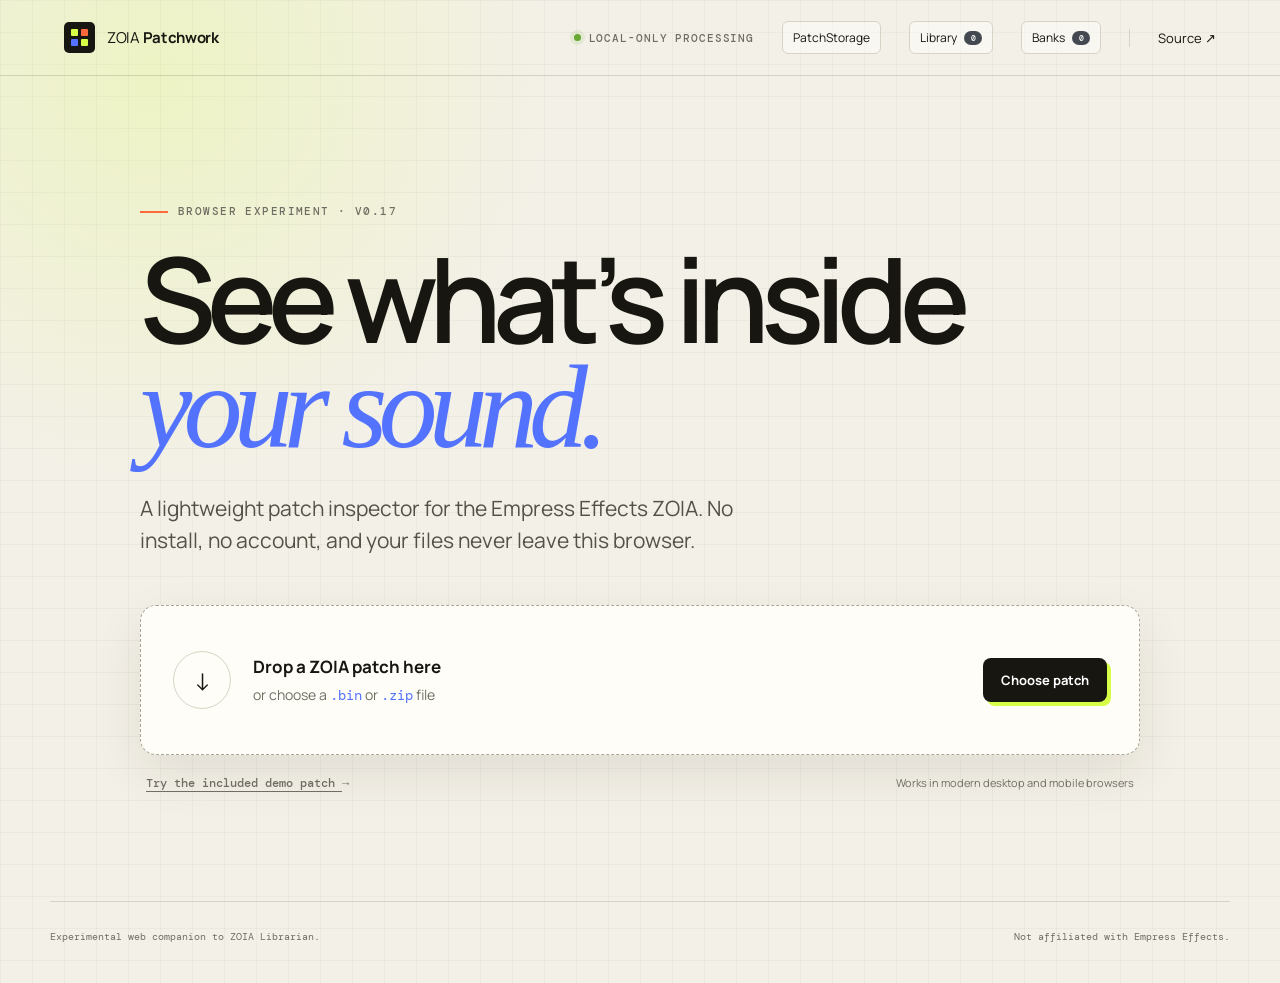
<file: web/index.html>
<!doctype html>
<html lang="en">
  <head>
    <meta charset="utf-8">
    <meta name="viewport" content="width=device-width, initial-scale=1">
    <meta name="theme-color" content="#15140f">
    <meta name="description" content="Inspect Empress Effects ZOIA patch files privately in your browser.">
    <title>ZOIA Patchwork</title>
    <link rel="preconnect" href="https://fonts.googleapis.com">
    <link rel="preconnect" href="https://fonts.gstatic.com" crossorigin>
    <link href="https://fonts.googleapis.com/css2?family=DM+Mono:wght@400;500&family=Manrope:wght@400;500;600;700&display=swap" rel="stylesheet">
    <link rel="stylesheet" href="styles.css?v=0.17.0">
  </head>
  <body>
    <header class="topbar">
      <a class="brand" href="./" aria-label="ZOIA Patchwork home">
        <span class="brand-mark" aria-hidden="true"><i></i><i></i><i></i><i></i></span>
        <span>ZOIA <b>Patchwork</b></span>
      </a>
      <span class="privacy"><span></span> Local-only processing</span>
      <button class="library-nav" id="browse-nav" type="button">PatchStorage</button>
      <button class="library-nav" id="library-nav" type="button">Library <span id="library-count">0</span></button>
      <button class="library-nav" id="banks-nav" type="button">Banks <span id="bank-count">0</span></button>
      <a class="github-link" href="https://github.com/meanmedianmoge/zoia_lib" target="_blank" rel="noreferrer">Source ↗</a>
    </header>

    <main>
      <section class="hero" id="hero">
        <div class="eyebrow">Browser experiment · v0.17</div>
        <h1>See what’s inside<br><em>your sound.</em></h1>
        <p class="hero-copy">A lightweight patch inspector for the Empress Effects ZOIA. No install, no account, and your files never leave this browser.</p>

        <div class="drop-zone" id="drop-zone">
          <input type="file" id="file-input" accept=".bin,.zip,application/octet-stream,application/zip">
          <div class="drop-icon" aria-hidden="true">↓</div>
          <div>
            <strong>Drop a ZOIA patch here</strong>
            <span>or choose a <code>.bin</code> or <code>.zip</code> file</span>
          </div>
          <button class="button primary" id="choose-button" type="button">Choose patch</button>
        </div>

        <div class="demo-row">
          <button class="text-button" id="demo-button" type="button">Try the included demo patch <span>→</span></button>
          <span>Works in modern desktop and mobile browsers</span>
        </div>
      </section>

      <section class="browse" id="browse" hidden>
        <div class="browse-head">
          <div>
            <button class="back-button" id="browse-home" type="button">← Back home</button>
            <div class="eyebrow">ZOIA community patches</div>
            <h2>Browse PatchStorage</h2>
            <p>Explore public patches and save compatible binaries directly into your local browser library.</p>
          </div>
        </div>
        <form class="browse-toolbar" id="browse-form">
          <label class="search browse-search"><span>⌕</span><input id="browse-search" type="search" placeholder="Search patches, sounds, or authors…" aria-label="Search PatchStorage"></label>
          <button class="button secondary" type="submit">Search</button>
          <span class="browse-result-count" id="browse-result-count"></span>
        </form>
        <div class="browse-message" id="browse-message" hidden></div>
        <div class="patch-grid" id="patch-grid"></div>
        <nav class="browse-pagination" aria-label="PatchStorage results pages">
          <button class="button secondary" id="browse-previous" type="button">← Previous</button>
          <span id="browse-page-label">Page 1</span>
          <button class="button secondary" id="browse-next" type="button">Next →</button>
        </nav>
        <p class="patchstorage-credit">Patch data and files are provided by <a href="https://patchstorage.com/platform/zoia/" target="_blank" rel="noreferrer">PatchStorage</a>.</p>
      </section>

      <section class="banks" id="banks" hidden>
        <input type="file" id="bank-import-input" accept=".zip,application/zip">
        <input type="file" id="bank-folder-input" accept=".bin,application/octet-stream" webkitdirectory directory multiple>
        <div class="banks-head">
          <div>
            <button class="back-button" id="banks-home" type="button">← Back home</button>
            <div class="eyebrow">SD-ready organization</div>
            <h2>Bank builder</h2>
            <p>Arrange local patches into 64 numbered ZOIA slots, then export the complete bank.</p>
          </div>
          <div class="banks-head-actions">
            <button class="button secondary" id="import-bank-folder" type="button">Import folder</button>
            <button class="button secondary" id="import-bank" type="button">Import ZIP</button>
            <button class="button primary" id="new-bank" type="button">New bank</button>
          </div>
        </div>
        <div class="bank-layout">
          <aside class="bank-sidebar panel">
            <div class="panel-head compact"><div><span class="section-label">Saved locally</span><h3>Banks</h3></div></div>
            <div class="bank-list" id="bank-list"></div>
          </aside>
          <section class="bank-editor panel" id="bank-editor">
            <div class="bank-empty" id="bank-empty">
              <span class="empty-grid" aria-hidden="true"><i></i><i></i><i></i><i></i></span>
              <strong>Create your first bank</strong>
              <p>A bank holds up to 64 patches in pedal-ready order.</p>
              <button class="text-button" id="empty-new-bank" type="button">Create bank →</button>
            </div>
            <div id="bank-content" hidden>
              <div class="bank-editor-head">
                <label><span class="section-label">Bank name</span><input id="bank-name" maxlength="48" aria-label="Bank name"></label>
                <div class="bank-editor-actions">
                  <button class="button secondary" id="export-bank-folder" type="button">Export folder</button>
                  <button class="button secondary" id="export-bank-zip" type="button">Export ZIP</button>
                  <button class="danger-button" id="delete-bank" type="button">Delete</button>
                </div>
              </div>
              <div class="bank-health" id="bank-health"></div>
              <div class="bank-workspace">
                <div class="bank-slots-wrap">
                  <div class="bank-slots-head"><span>Slot</span><span>Patch</span><span>Status</span></div>
                  <div class="bank-slots" id="bank-slots"></div>
                </div>
                <aside class="bank-palette">
                  <div class="bank-palette-head">
                    <span class="section-label">Local library</span>
                    <label class="search"><span>⌕</span><input id="bank-patch-search" type="search" placeholder="Filter patches…" aria-label="Filter bank patches"></label>
                  </div>
                  <p class="palette-help">Drag a patch into a slot, or select one and then choose a slot.</p>
                  <div class="bank-patch-list" id="bank-patch-list"></div>
                </aside>
              </div>
              <div class="bank-statusbar"><span id="bank-save-status">Saved locally</span><span id="selected-bank-patch">No patch selected</span></div>
            </div>
          </section>
        </div>
      </section>

      <section class="library" id="library" hidden>
        <input type="file" id="library-file-input" accept=".bin,.zip,application/octet-stream,application/zip" multiple>
        <div class="library-head">
          <div>
            <button class="back-button" id="library-home" type="button">← Back home</button>
            <div class="eyebrow">Stored in this browser</div>
            <h2>Patch library</h2>
            <p>Build a working collection without uploading anything. Your patches stay in this browser’s local storage.</p>
          </div>
          <button class="button primary" id="library-import" type="button">Import patches</button>
        </div>
        <div class="library-toolbar">
          <label class="search library-search"><span>⌕</span><input id="library-search" type="search" placeholder="Search title or filename…" aria-label="Search patch library"></label>
          <label class="sort-label">Sort
            <select id="library-sort">
              <option value="added-desc">Recently added</option>
              <option value="title-asc">Title A–Z</option>
              <option value="modules-desc">Most modules</option>
              <option value="cpu-desc">Highest CPU</option>
            </select>
          </label>
          <span class="library-status" id="library-status">0 patches</span>
        </div>
        <div class="library-table-wrap">
          <div class="library-table-head"><span>Patch</span><span>Modules</span><span>Pages</span><span>CPU</span><span>Added</span><span>Actions</span></div>
          <div class="library-list" id="library-list"></div>
          <div class="library-empty" id="library-empty">
            <span class="empty-grid" aria-hidden="true"><i></i><i></i><i></i><i></i></span>
            <strong>Your local library is empty</strong>
            <p>Import ZOIA <code>.bin</code> files or ZIP archives to begin.</p>
            <button class="text-button" id="library-empty-import" type="button">Choose patch files →</button>
          </div>
        </div>
      </section>

      <section class="workspace" id="workspace" hidden>
        <div class="workspace-head">
          <div>
            <button class="back-button" id="new-file-button" type="button">← Open another patch</button>
            <div class="title-line">
              <h2 id="patch-name">Untitled patch</h2>
              <span class="file-pill" id="file-name">patch.bin</span>
            </div>
          </div>
          <div class="workspace-actions">
            <button class="button primary" id="editor-hub-button" type="button">Edit patch</button>
            <button class="button secondary" id="versions-button" type="button">Versions</button>
            <button class="button secondary" id="edit-metadata-button" type="button">Edit details</button>
            <button class="button secondary" id="export-button" type="button">Export analysis</button>
          </div>
        </div>

        <div class="metrics" aria-label="Patch summary">
          <article><span>Modules</span><strong id="module-count">0</strong></article>
          <article><span>Connections</span><strong id="connection-count">0</strong></article>
          <article><span>Pages</span><strong id="page-count">0</strong></article>
          <article><span>Estimated CPU</span><strong id="cpu-total">0%</strong></article>
        </div>

        <nav class="view-tabs" aria-label="Patch views">
          <button class="view-tab active" type="button" data-view="inventory">Inventory</button>
          <button class="view-tab" type="button" data-view="visualizer">Patch visualizer <span class="beta-tag">Mockup</span></button>
        </nav>

        <div class="dashboard view-pane" id="inventory-view">
          <section class="panel module-panel">
            <div class="panel-head">
              <div>
                <span class="section-label">Module inventory</span>
                <h3>Building blocks</h3>
              </div>
              <label class="search"><span>⌕</span><input id="module-search" type="search" placeholder="Filter modules…" aria-label="Filter modules"></label>
            </div>
            <div class="module-list" id="module-list"></div>
            <div class="empty-filter" id="empty-filter" hidden>No modules match that filter.</div>
          </section>

          <aside class="side-column">
            <section class="panel">
              <div class="panel-head compact">
                <div><span class="section-label">Canvas map</span><h3>Pages</h3></div>
              </div>
              <div class="page-list" id="page-list"></div>
            </section>
            <section class="panel">
              <div class="panel-head compact">
                <div><span class="section-label">Signal flow</span><h3>Connection mix</h3></div>
              </div>
              <div class="strength-chart" id="strength-chart"></div>
            </section>
          </aside>
        </div>

        <section class="visualizer view-pane" id="visualizer-view" hidden>
          <div class="visualizer-toolbar">
            <div>
              <span class="section-label">Routing canvas</span>
              <h3>Patch visualizer</h3>
            </div>
            <div class="page-filters" id="page-filters" aria-label="Filter visualizer by page"></div>
            <div class="visualizer-key" aria-label="Connection legend">
              <span><i class="line-key audio"></i>Audio / CV route</span>
              <span>Click a module for details</span>
            </div>
          </div>
          <div class="graph-scroll">
            <div class="graph-canvas" id="graph-canvas">
              <svg id="connection-layer" aria-hidden="true"></svg>
              <div id="graph-modules"></div>
            </div>
          </div>
          <div class="inspector-strip">
            <section class="inspector-card">
              <span class="section-label">Patch metadata</span>
              <dl class="patch-metadata" id="patch-metadata"></dl>
            </section>
            <section class="inspector-card">
              <span class="section-label">Starred parameters</span>
              <div class="starred-list" id="starred-list"></div>
            </section>
            <section class="inspector-card route-inspector" id="route-inspector">
              <span class="section-label">Selected route</span>
              <strong id="route-title">Select a connection line</strong>
              <p id="route-blocks">Its source, destination, and strength will appear here.</p>
            </section>
          </div>
          <div class="visualizer-status"><span id="visible-module-count">0 modules</span><span>ZOIA grid · 8 columns per page</span></div>
        </section>
      </section>

      <section class="patch-editor-page" id="patch-editor-page" hidden>
        <header class="patch-editor-head">
          <div>
            <button class="back-button" id="patch-editor-back" type="button">← Back to patch</button>
            <span class="section-label">Patch editor</span>
            <h2 id="patch-editor-title">Edit patch</h2>
          </div>
          <label class="patch-title-field"><span>Patch name</span><input id="full-editor-patch-name" maxlength="16"></label>
        </header>
        <div class="editor-workbench">
          <aside class="editor-pane editor-catalog-pane">
            <div class="editor-pane-head"><span class="editor-step">01</span><div><span class="section-label">Available modules</span><h3>Catalog</h3></div></div>
            <label class="editor-search"><span>⌕</span><input id="full-editor-catalog-search" type="search" placeholder="Search module types…"></label>
            <div class="full-editor-list catalog-list" id="full-editor-catalog"></div>
            <p class="editor-pane-note">Select a module type to add it at the next open grid position.</p>
          </aside>
          <section class="editor-pane editor-patch-pane">
            <div class="editor-pane-head"><span class="editor-step">02</span><div><span class="section-label">Patch modules</span><h3 id="full-editor-module-count">Modules</h3></div></div>
            <label class="editor-search"><span>⌕</span><input id="full-editor-module-search" type="search" placeholder="Find in this patch…"></label>
            <div class="full-editor-list patch-module-list" id="full-editor-modules"></div>
          </section>
          <section class="editor-pane editor-inspector-pane">
            <div class="editor-pane-head"><span class="editor-step">03</span><div><span class="section-label">Module details</span><h3 id="full-editor-module-title">Select a module</h3></div></div>
            <div class="full-editor-empty" id="full-editor-empty">Choose a patch module to edit its name, placement, parameters, and routes.</div>
            <div class="full-editor-details" id="full-editor-details" hidden>
              <div class="editor-field-grid">
                <label class="field-wide"><span>Module name</span><input id="full-editor-module-name" maxlength="16"></label>
                <label><span>Color</span><select id="full-editor-color"></select></label>
                <label><span>Page</span><input id="full-editor-page" type="number" min="1" max="64"></label>
                <label><span>Grid position</span><input id="full-editor-position" type="number" min="1" max="40"></label>
              </div>
              <section class="editor-detail-section"><div class="parameter-title"><span class="section-label">Module options</span><span id="full-editor-option-count"></span></div><div class="insert-option-list full-editor-options" id="full-editor-options"></div></section>
              <section class="editor-detail-section"><div class="parameter-title"><span class="section-label">Saved parameters</span><span id="full-editor-parameter-count"></span></div><div class="module-parameter-editor" id="full-editor-parameters"></div></section>
              <section class="editor-detail-section"><div class="parameter-title"><span class="section-label">Connections</span><span id="full-editor-route-count"></span></div><div class="full-route-builder"><select id="full-route-direction" aria-label="Route direction"><option value="out">This module →</option><option value="in">→ This module</option></select><select id="full-route-other" aria-label="Other module"></select><input id="full-route-source-block" type="number" min="0" max="255" value="0" aria-label="Source block"><input id="full-route-destination-block" type="number" min="0" max="255" value="0" aria-label="Destination block"><input id="full-route-strength" type="number" min="-200" max="200" step="0.01" value="100" aria-label="Strength percent"><button class="button secondary" id="full-add-route" type="button">Add</button></div><div class="full-route-list" id="full-editor-routes"></div></section>
            </div>
          </section>
        </div>
        <footer class="patch-editor-footer"><span id="full-editor-status">Changes stay in a draft until you save.</span><div><button class="button secondary" id="full-editor-export" type="button">Export current .bin</button><button class="button primary" id="full-editor-save" type="button">Save all changes</button></div></footer>
      </section>

      <section class="error-card" id="error-card" hidden role="alert">
        <strong>That patch could not be read.</strong>
        <p id="error-message"></p>
        <button class="text-button" id="error-reset" type="button">Choose another file →</button>
      </section>
    </main>

    <dialog class="module-dialog" id="module-dialog">
      <div class="dialog-color" id="dialog-color"></div>
      <div class="dialog-head">
        <div>
          <span class="section-label" id="dialog-category">Module</span>
          <h2 id="dialog-name">Module name</h2>
          <p id="dialog-type"></p>
        </div>
        <button class="dialog-close" id="dialog-close" type="button" aria-label="Close module details">×</button>
      </div>
      <p class="dialog-description" id="dialog-description"></p>
      <dl class="module-facts" id="module-facts"></dl>
      <div class="parameter-section">
        <div class="parameter-title"><span class="section-label">Saved parameters</span><span id="parameter-count"></span></div>
        <div class="parameter-list" id="parameter-list"></div>
      </div>
      <div class="block-section">
        <div class="parameter-title"><span class="section-label">Module blocks</span><span id="block-count"></span></div>
        <div class="block-list" id="block-list"></div>
      </div>
      <div class="module-dialog-actions"><span>Fixed-field editing preserves patch structure.</span><button class="button primary" id="edit-module-button" type="button">Edit module</button></div>
    </dialog>

    <dialog class="patch-dialog" id="patch-dialog">
      <button class="dialog-close patch-dialog-close" id="patch-dialog-close" type="button" aria-label="Close patch details">×</button>
      <div class="patch-dialog-art" id="patch-dialog-art"></div>
      <div class="patch-dialog-body">
        <span class="section-label" id="patch-dialog-category">Community patch</span>
        <h2 id="patch-dialog-title"></h2>
        <p class="patch-dialog-byline" id="patch-dialog-byline"></p>
        <div class="patch-dialog-stats" id="patch-dialog-stats"></div>
        <p class="patch-dialog-content" id="patch-dialog-content"></p>
        <div class="patch-dialog-tags" id="patch-dialog-tags"></div>
        <div class="patch-dialog-actions">
          <button class="button primary" id="patch-dialog-save" type="button">Add to local library</button>
          <a class="button secondary" id="patch-dialog-external" target="_blank" rel="noreferrer">View on PatchStorage ↗</a>
        </div>
        <p class="download-status" id="download-status"></p>
      </div>
    </dialog>

    <dialog class="metadata-dialog" id="metadata-dialog">
      <form id="metadata-form">
        <input type="file" id="metadata-import-input" accept=".json,application/json">
        <div class="metadata-dialog-head">
          <div><span class="section-label">Local sidecar</span><h2>Patch details</h2><p id="metadata-binary-name"></p></div>
          <button class="dialog-close" id="metadata-dialog-close" type="button" aria-label="Close patch details editor">×</button>
        </div>
        <div class="metadata-fields">
          <label class="field-wide"><span>Display title</span><input id="metadata-title" maxlength="120" required></label>
          <label><span>Author</span><input id="metadata-author" maxlength="100"></label>
          <label><span>Revision</span><input id="metadata-revision" maxlength="24" placeholder="1.0"></label>
          <fieldset class="rating-field"><legend>Local rating</legend><div class="rating-stars" id="metadata-rating"></div></fieldset>
          <label><span>Source URL</span><input id="metadata-source" type="url" placeholder="https://…"></label>
          <label class="field-wide"><span>Categories <small>comma separated</small></span><input id="metadata-categories" placeholder="Effect, Utility"></label>
          <label class="field-wide"><span>Tags <small>comma separated</small></span><input id="metadata-tags" placeholder="ambient, delay, guitar"></label>
          <label class="field-wide"><span>Patch notes</span><textarea id="metadata-notes" rows="9" placeholder="Performance notes, controls, signal flow…"></textarea></label>
        </div>
        <div class="metadata-dialog-footer">
          <div><button class="text-button" id="metadata-import" type="button">Import JSON</button><button class="text-button" id="metadata-export" type="button">Export JSON</button></div>
          <span id="metadata-save-status"></span>
          <button class="button primary" type="submit">Save details</button>
        </div>
      </form>
    </dialog>

    <dialog class="versions-dialog" id="versions-dialog">
      <div class="versions-head">
        <div><span class="section-label">Local history</span><h2>Patch versions</h2><p id="versions-patch-name"></p></div>
        <button class="dialog-close" id="versions-dialog-close" type="button" aria-label="Close version history">×</button>
      </div>
      <form class="snapshot-form" id="snapshot-form">
        <label><span>Revision label</span><input id="snapshot-label" maxlength="40" placeholder="1.1 or Before live set" required></label>
        <label><span>Snapshot note</span><input id="snapshot-note" maxlength="180" placeholder="What changed?"></label>
        <button class="button primary" type="submit">Save current snapshot</button>
      </form>
      <div class="versions-toolbar">
        <span id="versions-count">0 snapshots</span>
        <span>Select two snapshots to compare</span>
        <button class="button secondary" id="compare-versions" type="button" disabled>Compare selected</button>
      </div>
      <div class="versions-body">
        <div class="revision-timeline" id="revision-timeline"></div>
        <section class="comparison-panel" id="comparison-panel">
          <div class="comparison-empty" id="comparison-empty"><strong>No comparison selected</strong><p>Choose two snapshots from the timeline to see structural changes.</p></div>
          <div id="comparison-results" hidden>
            <div class="comparison-title"><span id="comparison-from"></span><b>→</b><span id="comparison-to"></span></div>
            <div class="comparison-summary" id="comparison-summary"></div>
            <div class="comparison-changes" id="comparison-changes"></div>
          </div>
        </section>
      </div>
      <div class="versions-status" id="versions-status">Snapshots are stored in this browser.</div>
    </dialog>

    <dialog class="name-editor-dialog" id="name-editor-dialog">
      <form id="name-editor-form">
        <div class="name-editor-head">
          <div><span class="section-label">Safe patch editor</span><h2>Edit names</h2><p>Patch, page, and module names are limited to 16 bytes on ZOIA.</p></div>
          <button class="dialog-close" id="name-editor-close" type="button" aria-label="Close name editor">×</button>
        </div>
        <div class="name-editor-body">
          <label class="name-editor-patch"><span>Patch name</span><input id="editor-patch-name" maxlength="16" required></label>
          <section><div class="parameter-title"><span class="section-label">Pages</span><span id="editor-page-count"></span></div><div class="name-editor-list" id="editor-pages"></div></section>
          <section><div class="parameter-title"><span class="section-label">Modules</span><span id="editor-module-count"></span></div><div class="name-editor-list module-names" id="editor-modules"></div></section>
        </div>
        <div class="name-editor-footer">
          <span id="name-editor-status">Applying an edit creates a snapshot of the original.</span>
          <div><button class="button secondary" id="export-edited-patch" type="button">Export current .bin</button><button class="button primary" type="submit">Apply changes</button></div>
        </div>
      </form>
    </dialog>

    <dialog class="editor-hub-dialog" id="editor-hub-dialog">
      <div class="name-editor-head"><div><span class="section-label">Patch editor</span><h2>What would you like to edit?</h2><p>All safe editing tools are collected here.</p></div><button class="dialog-close" id="editor-hub-close" type="button" aria-label="Close patch editor">×</button></div>
      <div class="editor-hub-grid">
        <button class="editor-hub-card" id="hub-edit-names" type="button"><span>01</span><strong>Names</strong><small>Patch, page, and module labels</small></button>
        <section class="editor-hub-card module-card"><span>02</span><strong>Module settings</strong><small>Color and saved parameter values</small><select id="hub-module-select" aria-label="Choose module"></select><button class="button secondary" id="hub-edit-module" type="button">Edit selected module</button></section>
        <button class="editor-hub-card" id="hub-edit-layout" type="button"><span>03</span><strong>Layout &amp; routes</strong><small>Page, grid position, and connection strength</small></button>
      </div>
      <div class="editor-hub-note">Every applied edit validates the binary and snapshots library patches first.</div>
    </dialog>

    <dialog class="module-editor-dialog" id="module-editor-dialog">
      <form id="module-editor-form">
        <div class="name-editor-head">
          <div><span class="section-label">Module editor</span><h2 id="module-editor-name">Edit module</h2><p id="module-editor-type"></p></div>
          <button class="dialog-close" id="module-editor-close" type="button" aria-label="Close module editor">×</button>
        </div>
        <div class="module-editor-body">
          <label class="module-color-field"><span>Module color</span><select id="module-editor-color"></select></label>
          <section><div class="parameter-title"><span class="section-label">Saved parameter values</span><span>Raw 0–65535</span></div><div class="module-parameter-editor" id="module-parameter-editor"></div></section>
        </div>
        <div class="name-editor-footer"><span id="module-editor-status">The original is snapshotted before changes are applied.</span><button class="button primary" type="submit">Apply module changes</button></div>
      </form>
    </dialog>

    <dialog class="module-editor-dialog insert-module-dialog" id="insert-module-dialog">
      <form id="insert-module-form">
        <div class="name-editor-head"><div><span class="section-label">Add module</span><h2 id="insert-module-name">Configure module</h2><p id="insert-module-description"></p></div><button class="dialog-close" id="insert-module-close" type="button" aria-label="Cancel module insertion">×</button></div>
        <div class="module-editor-body">
          <div class="insert-module-summary"><span><strong id="insert-block-count">0</strong> blocks</span><span><strong id="insert-parameter-count">0</strong> parameters</span><span><strong id="insert-cpu">0%</strong> CPU</span></div>
          <div class="insert-option-list" id="insert-module-options"></div>
        </div>
        <div class="name-editor-footer"><span id="insert-module-status">The module will use the next open grid position.</span><div><button class="button secondary" id="insert-module-cancel" type="button">Cancel</button><button class="button primary" type="submit">Add to patch</button></div></div>
      </form>
    </dialog>

    <dialog class="layout-editor-dialog" id="layout-editor-dialog">
      <form id="layout-editor-form">
        <div class="name-editor-head"><div><span class="section-label">Fixed-field editor</span><h2>Layout &amp; routes</h2><p>Move module anchors and tune existing connection strengths.</p></div><button class="dialog-close" id="layout-editor-close" type="button" aria-label="Close layout editor">×</button></div>
        <div class="layout-editor-body">
          <section><div class="parameter-title"><span class="section-label">Module placement</span><span>Page 1–64 · position 1–40</span></div><div class="layout-module-list" id="layout-module-list"></div></section>
          <section><div class="parameter-title"><span class="section-label">Connections</span><span>-200% to 200%</span></div><div class="route-builder"><select id="route-source-module" aria-label="Source module"></select><input id="route-source-block" type="number" min="0" max="255" value="0" aria-label="Source block"><span>→</span><select id="route-destination-module" aria-label="Destination module"></select><input id="route-destination-block" type="number" min="0" max="255" value="0" aria-label="Destination block"><input id="route-new-strength" type="number" min="-200" max="200" step="0.01" value="100" aria-label="Connection strength"><button class="button secondary" id="add-route" type="button">Add</button></div><div class="layout-route-list" id="layout-route-list"></div></section>
        </div>
        <div class="name-editor-footer"><span id="layout-editor-status">Duplicate module anchors are flagged before saving.</span><button class="button primary" type="submit">Apply layout changes</button></div>
      </form>
    </dialog>

    <footer>
      <span>Experimental web companion to ZOIA Librarian.</span>
      <span>Not affiliated with Empress Effects.</span>
    </footer>
    <script type="module" src="app.js?v=0.17.0"></script>
  </body>
</html>
</file>
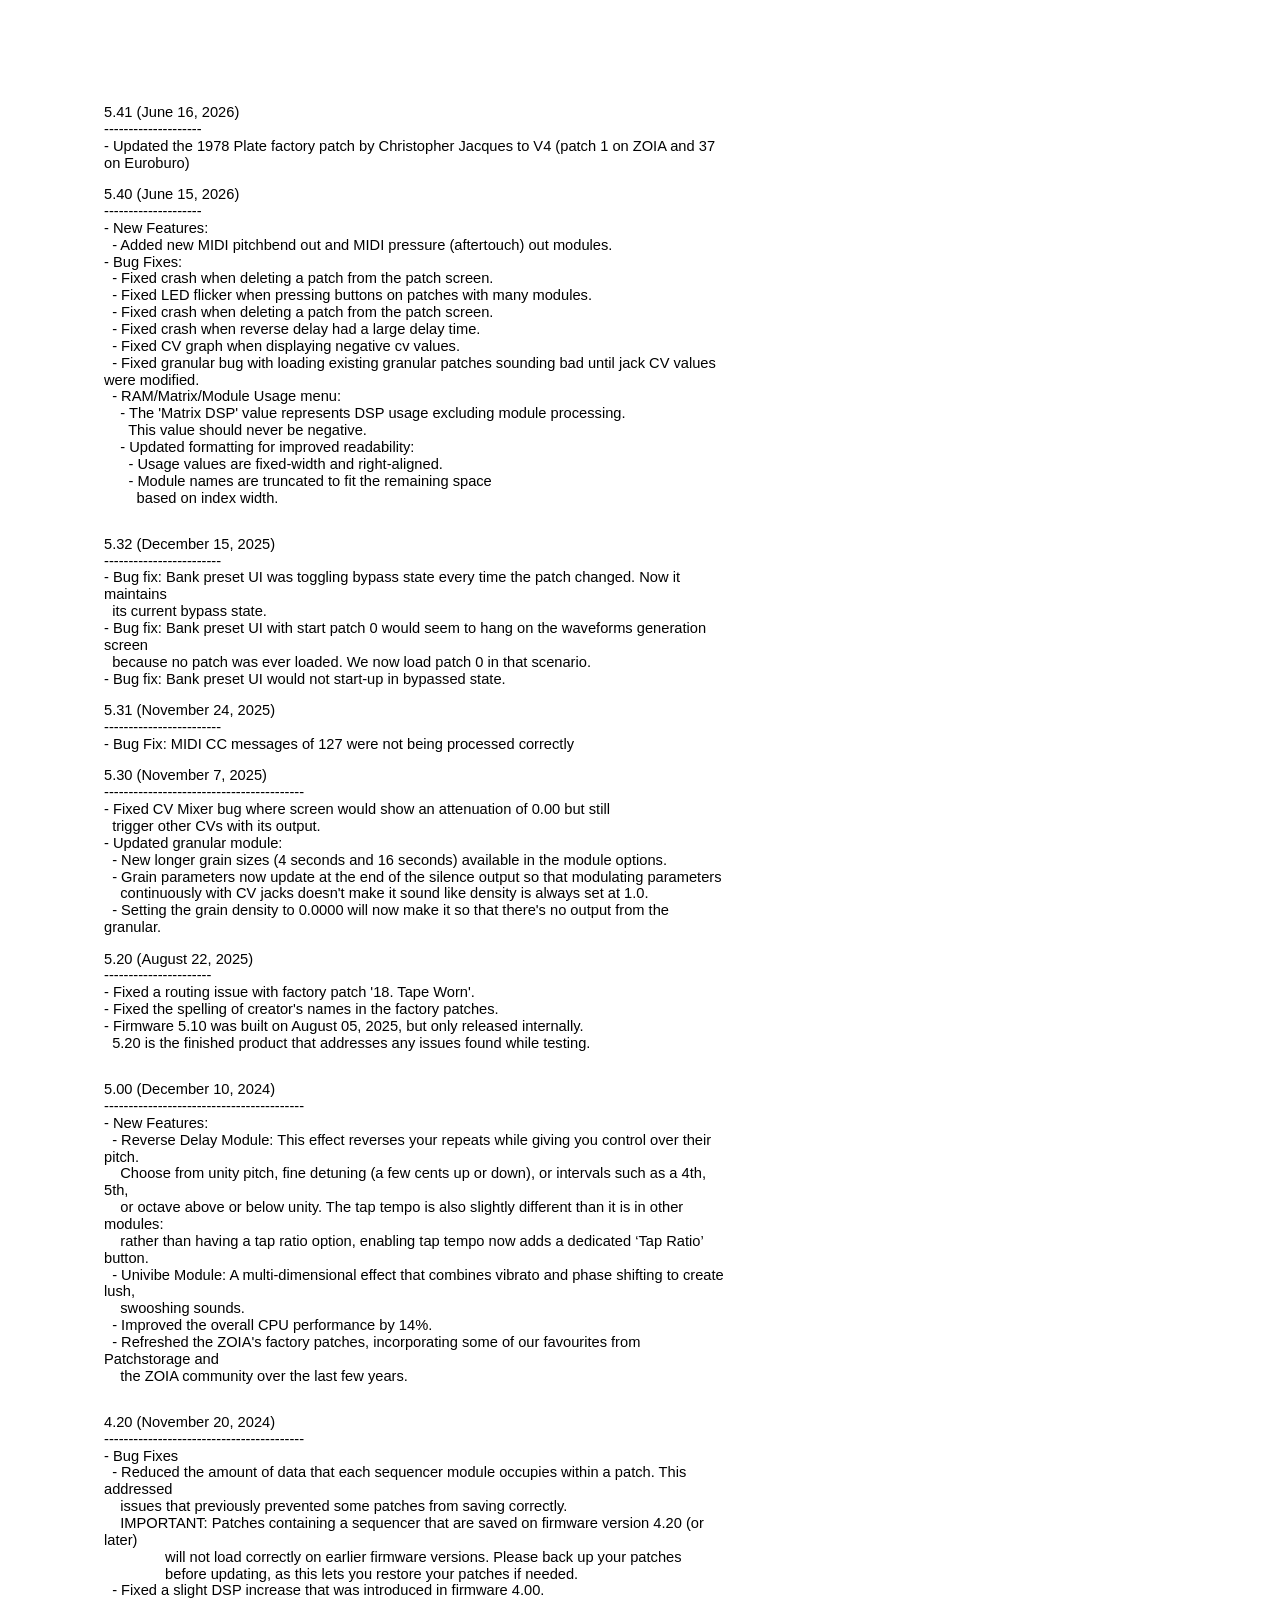
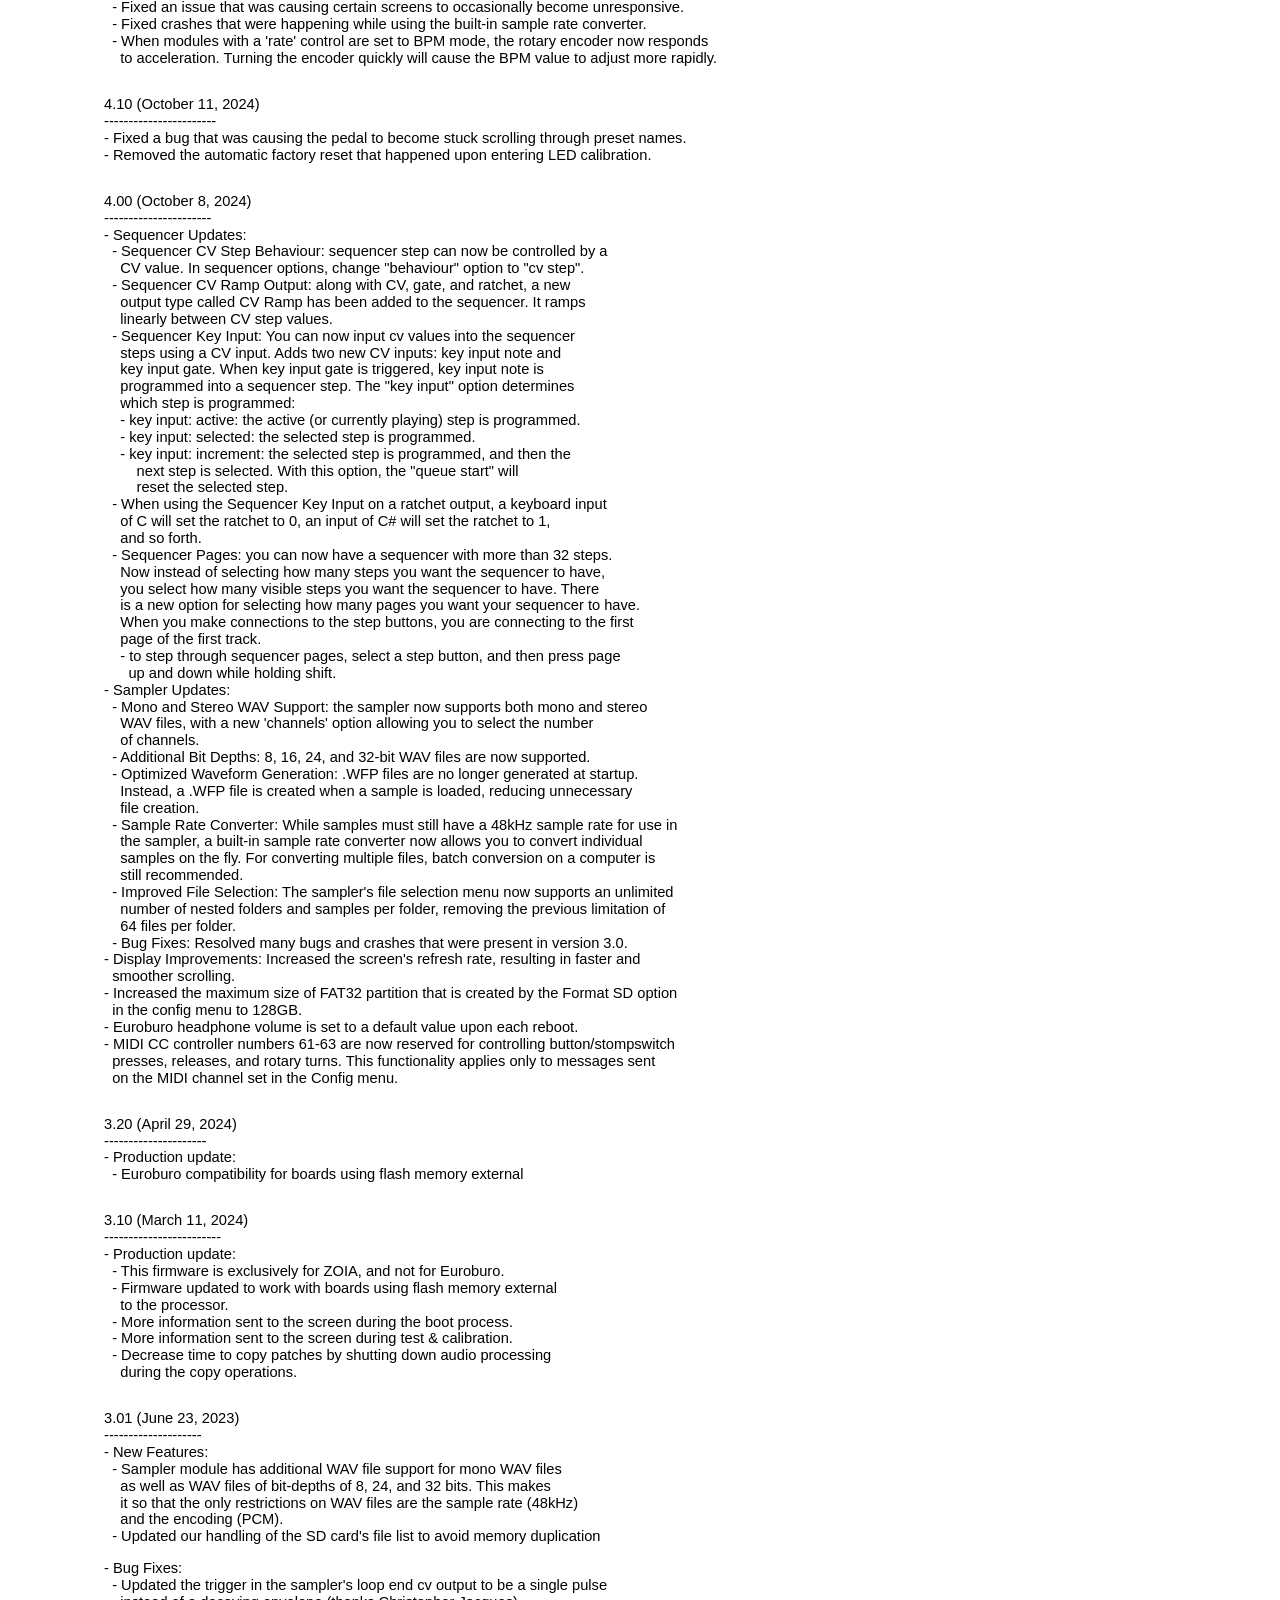
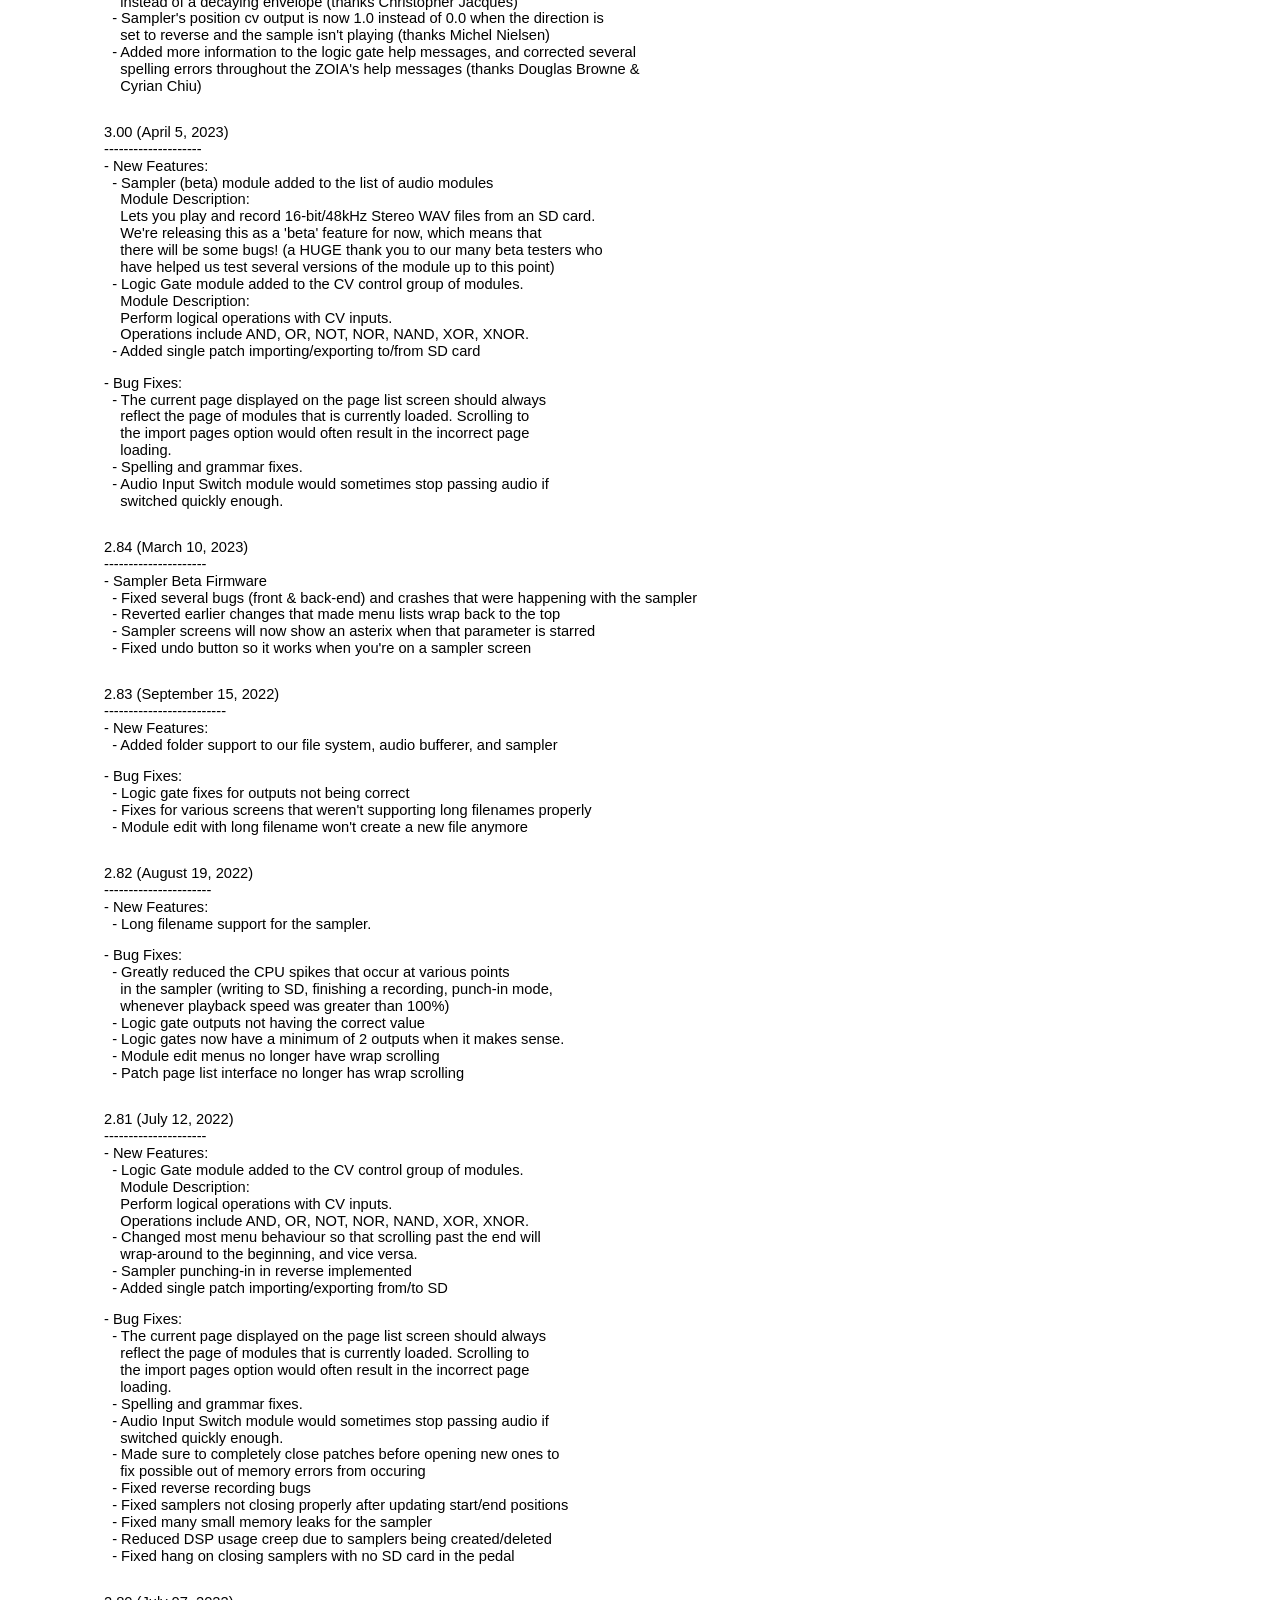
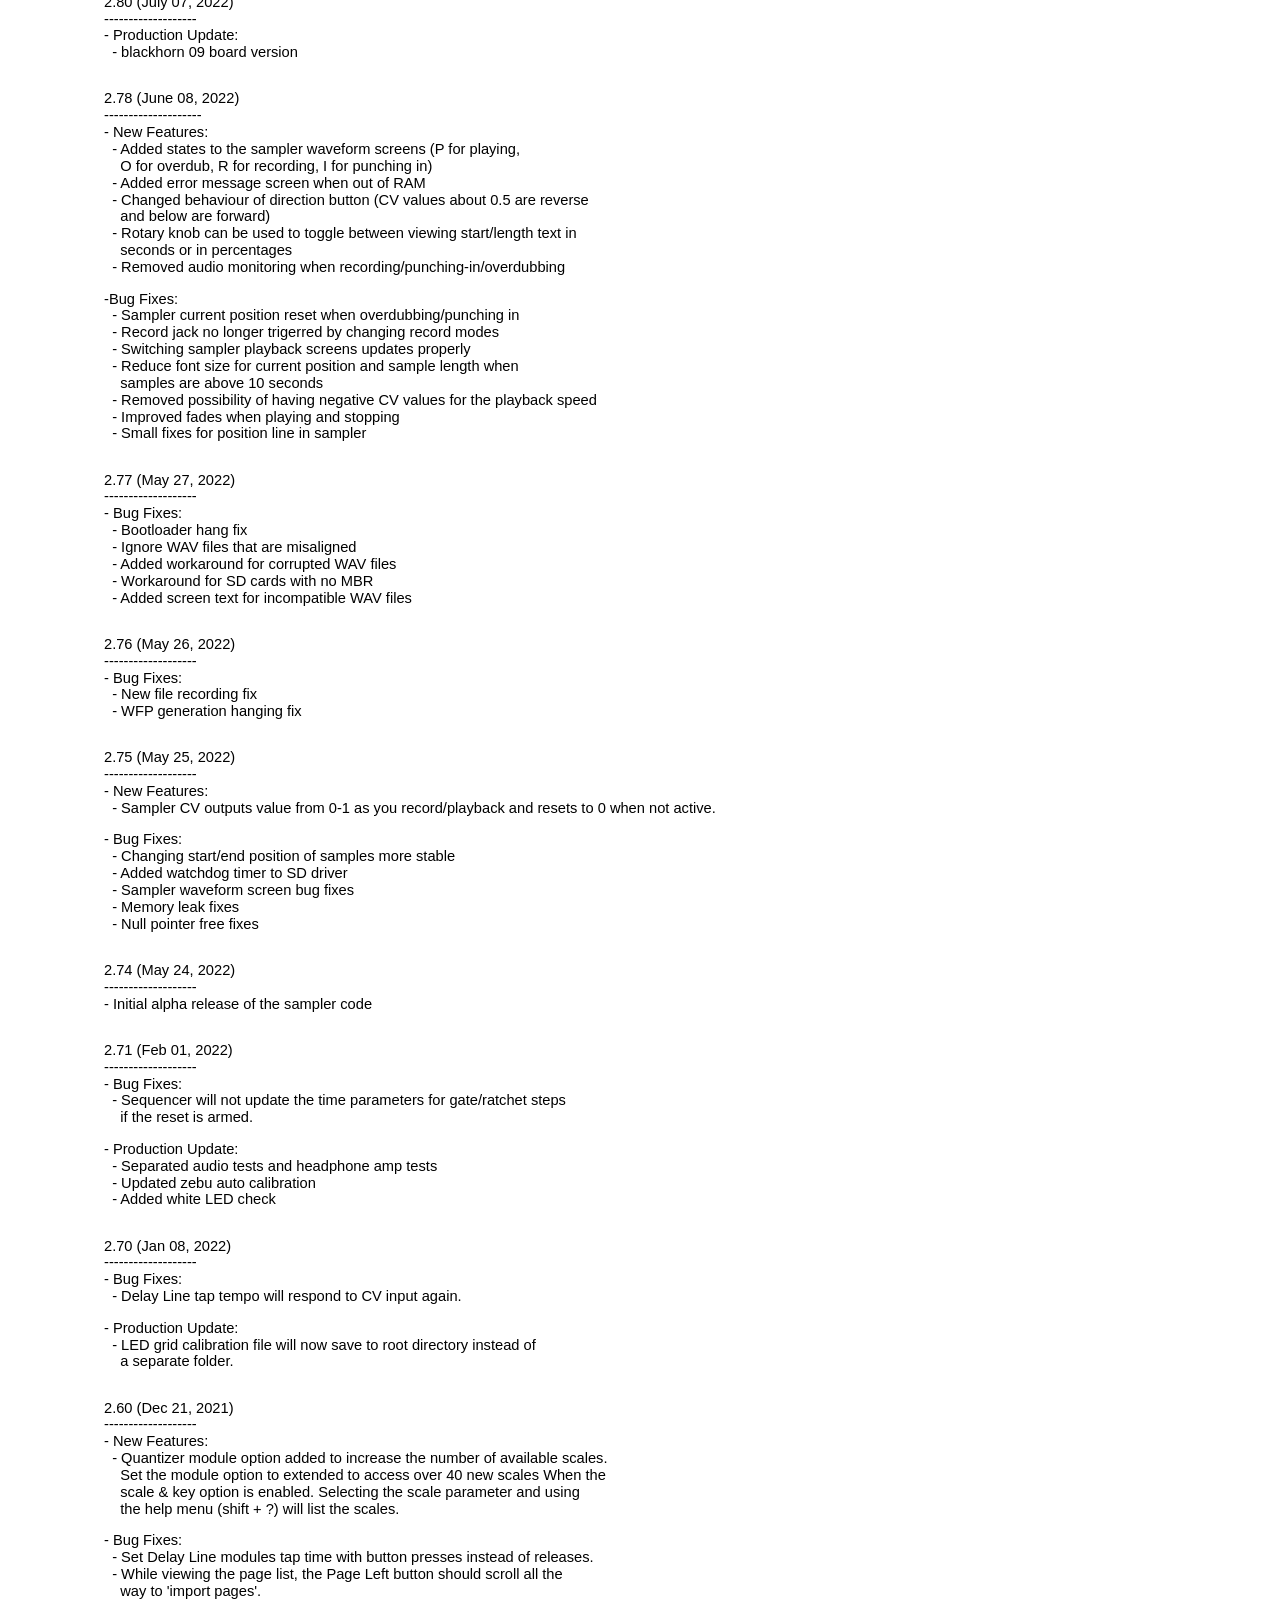
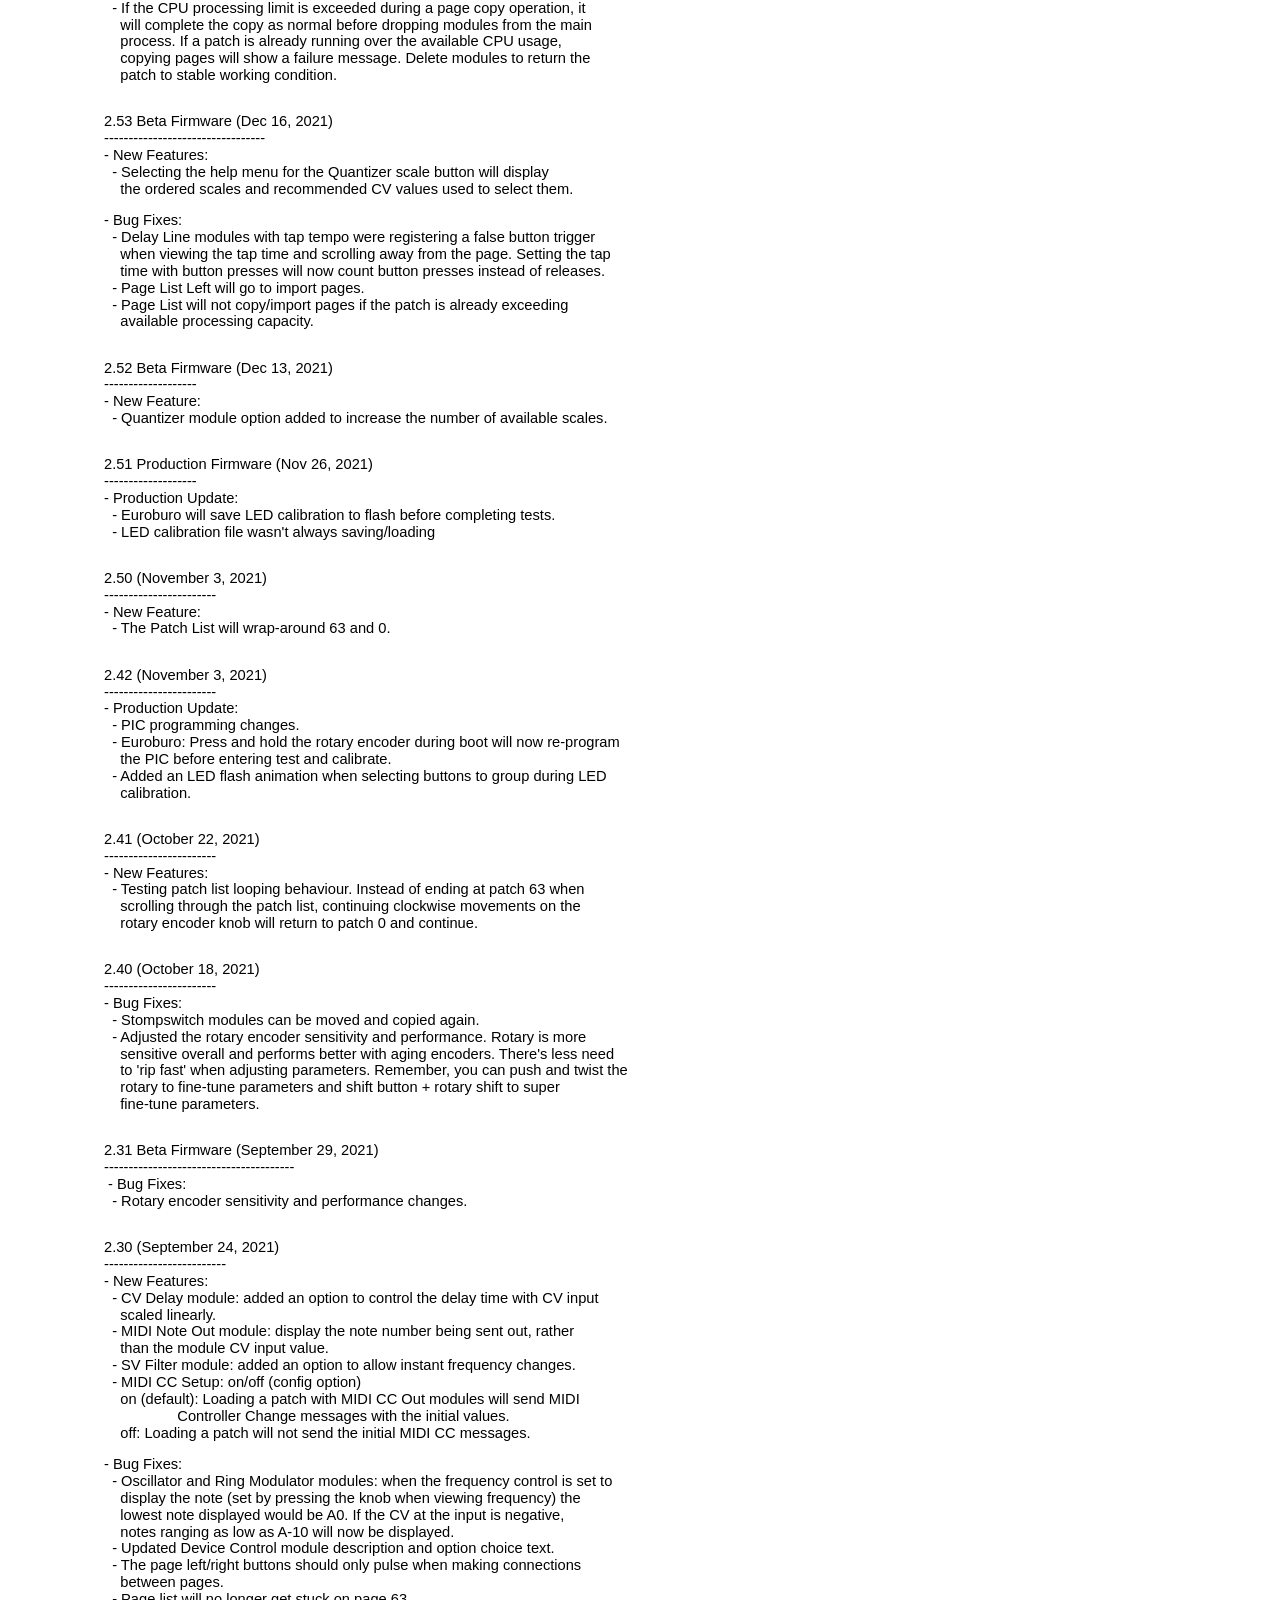
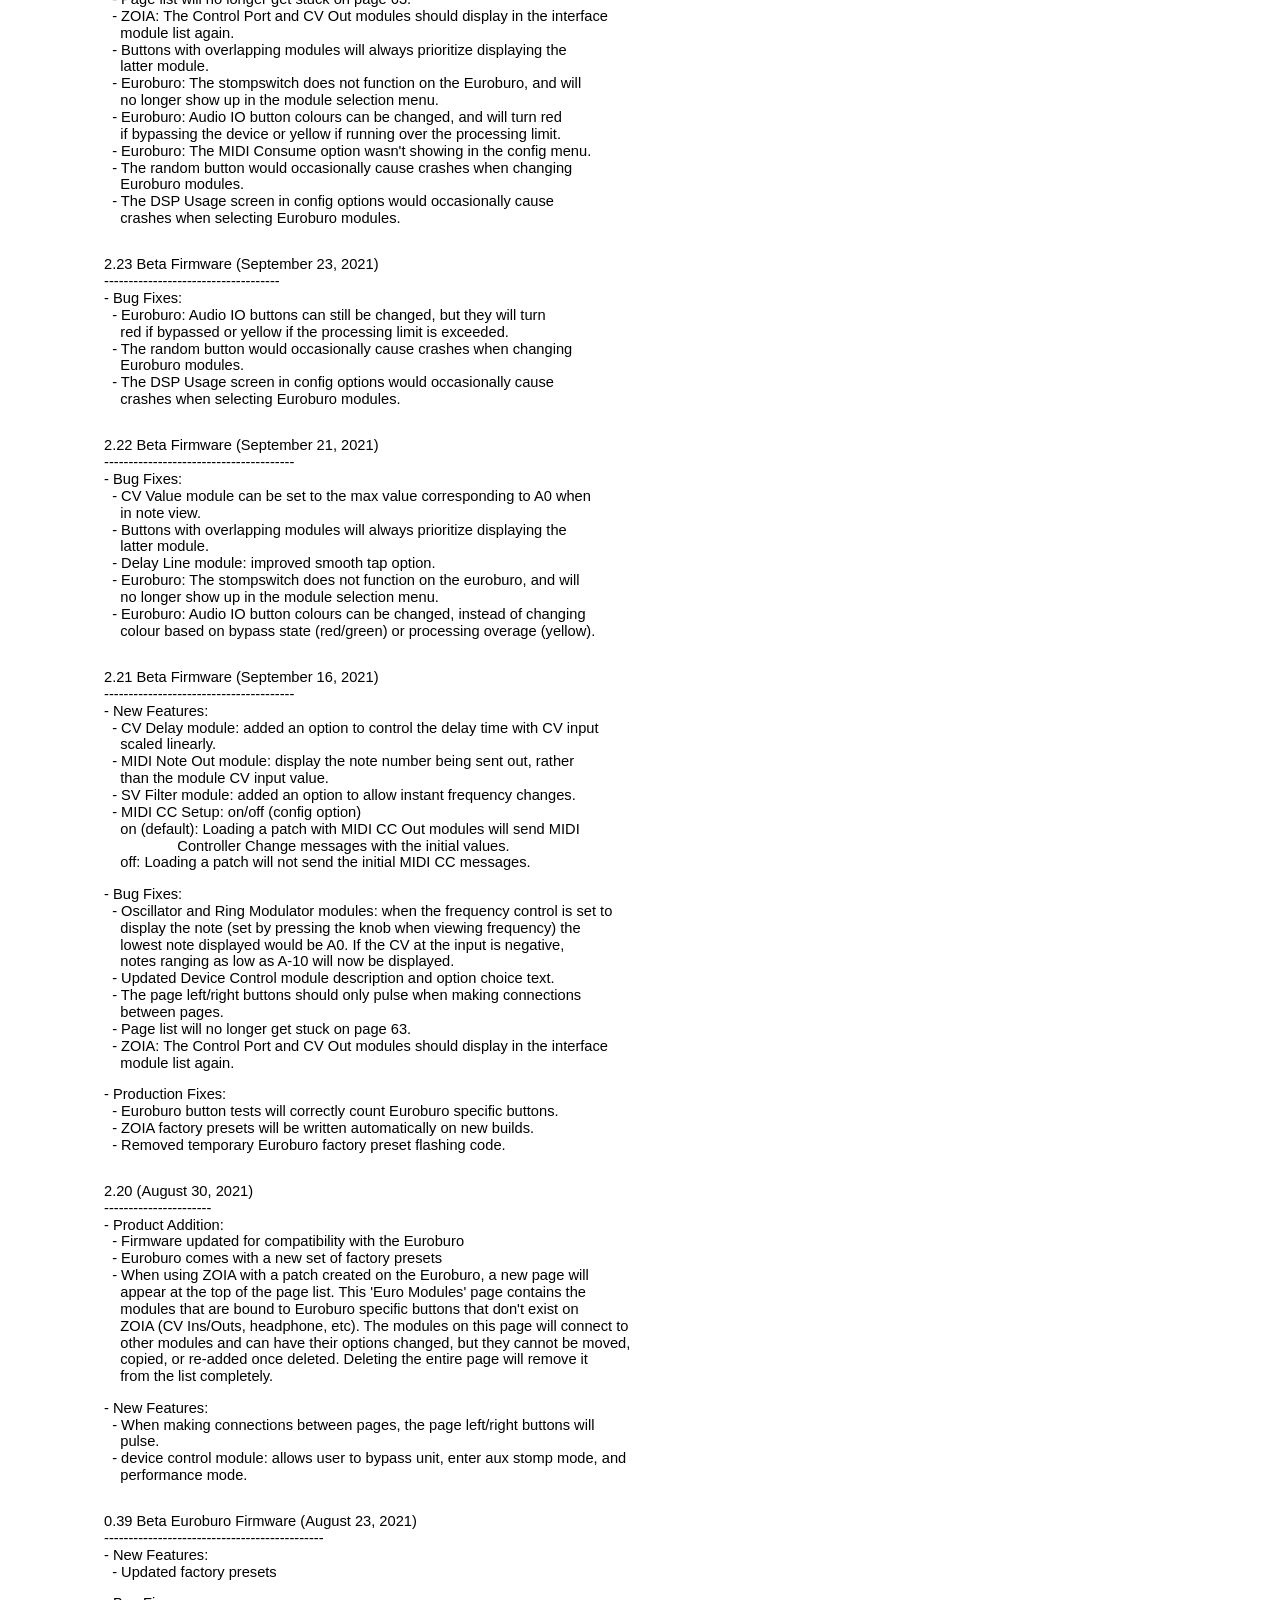
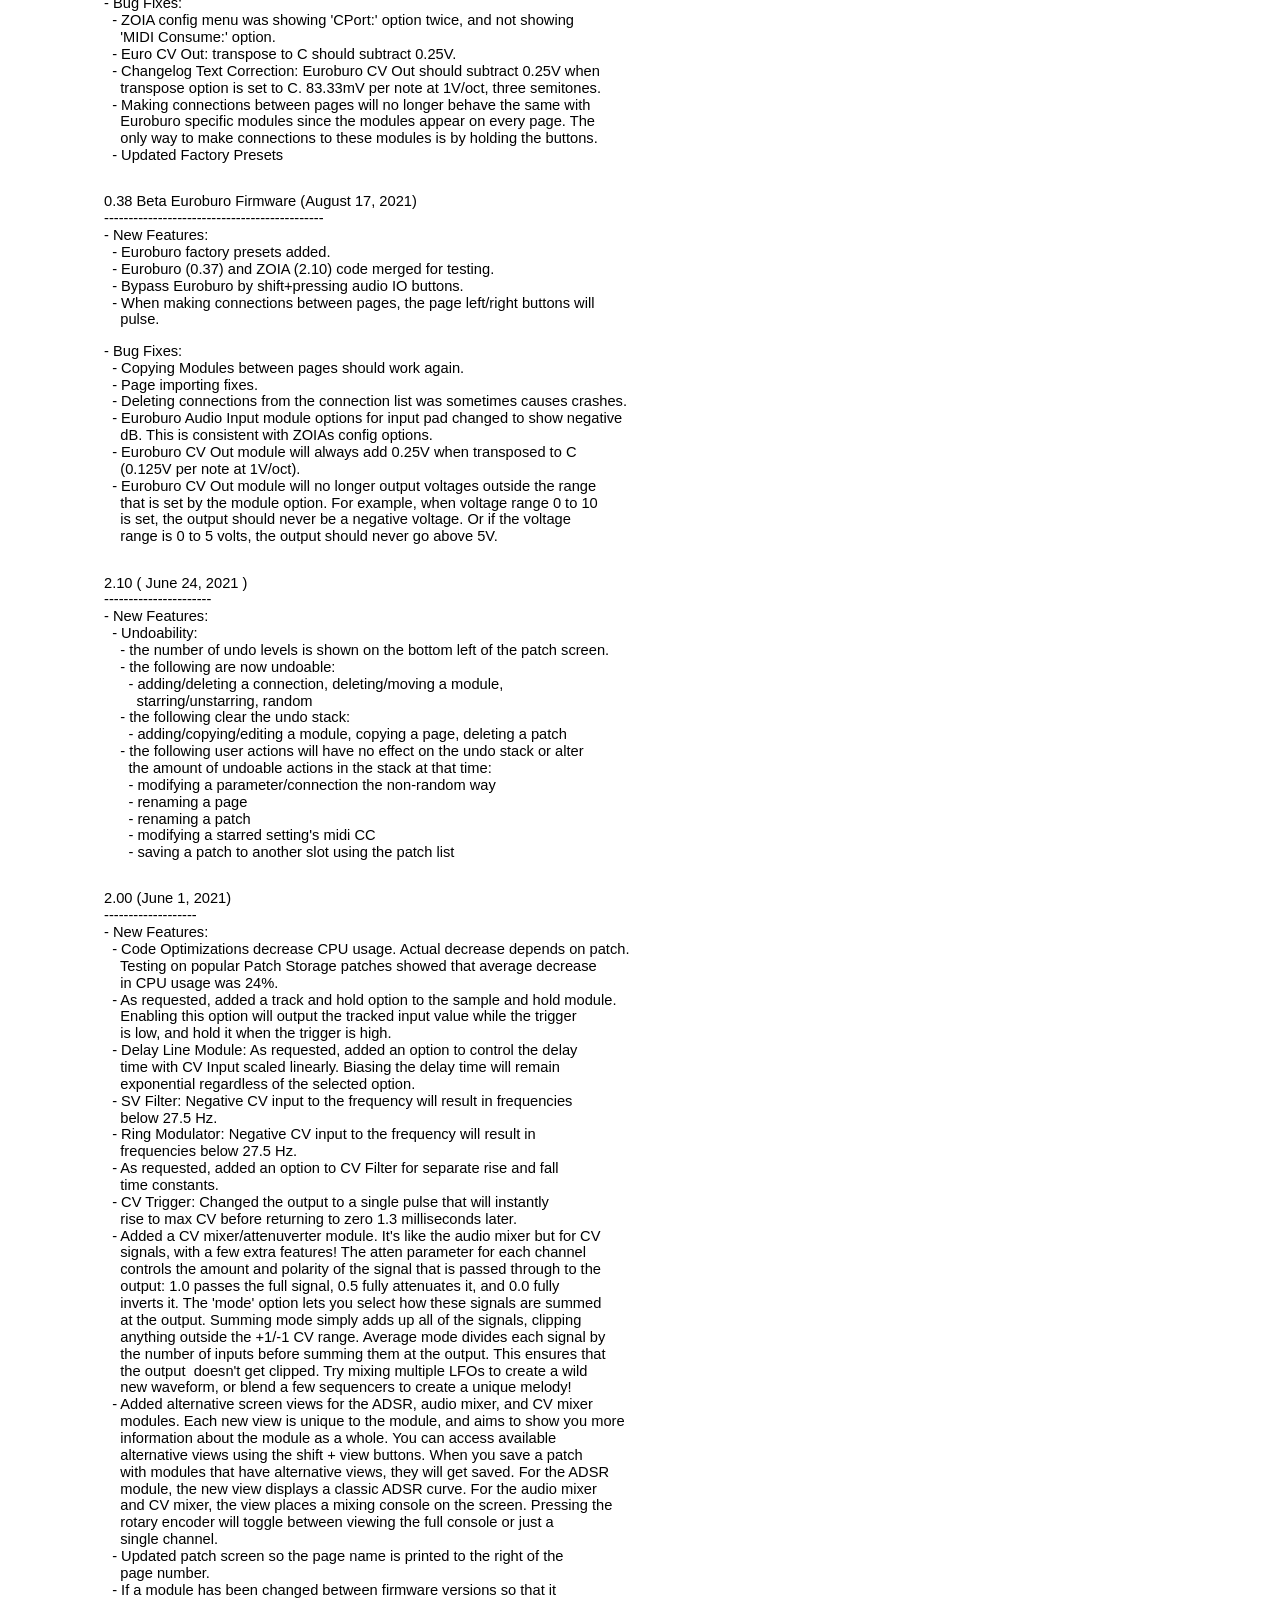
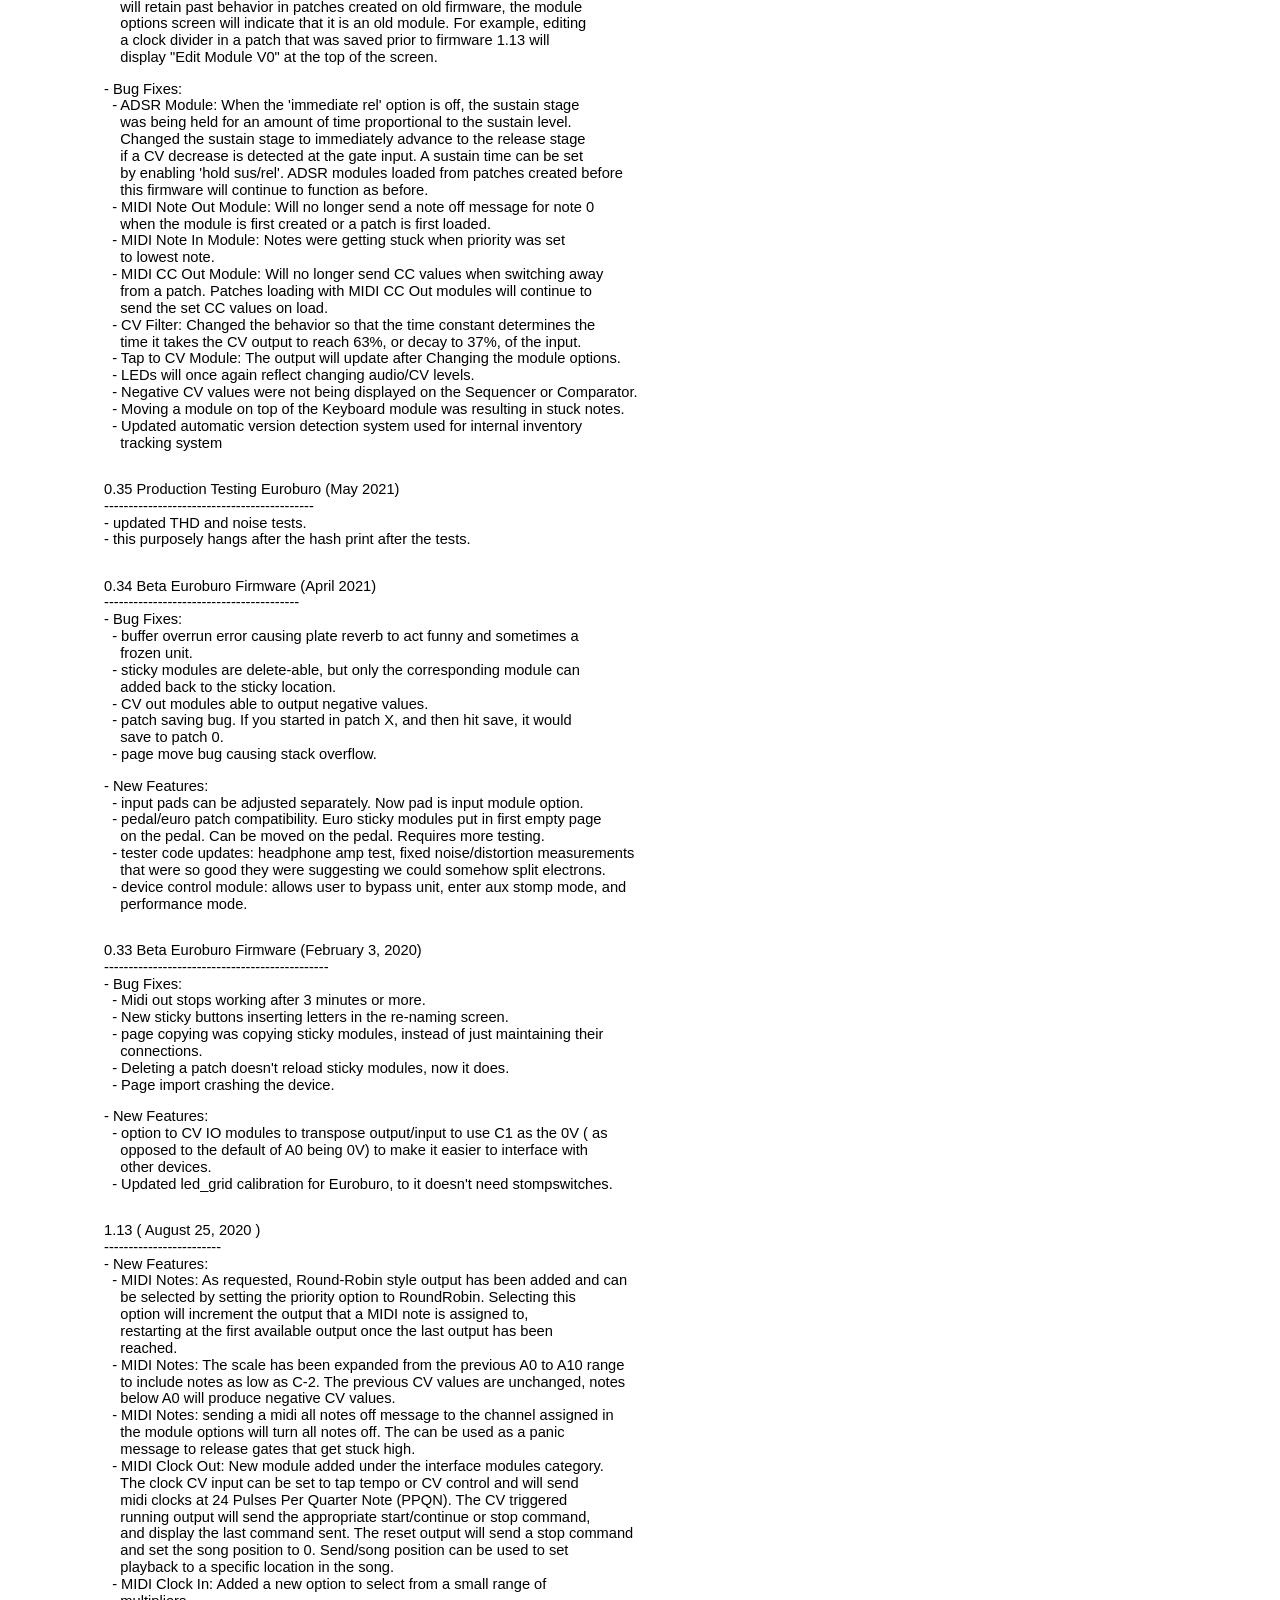
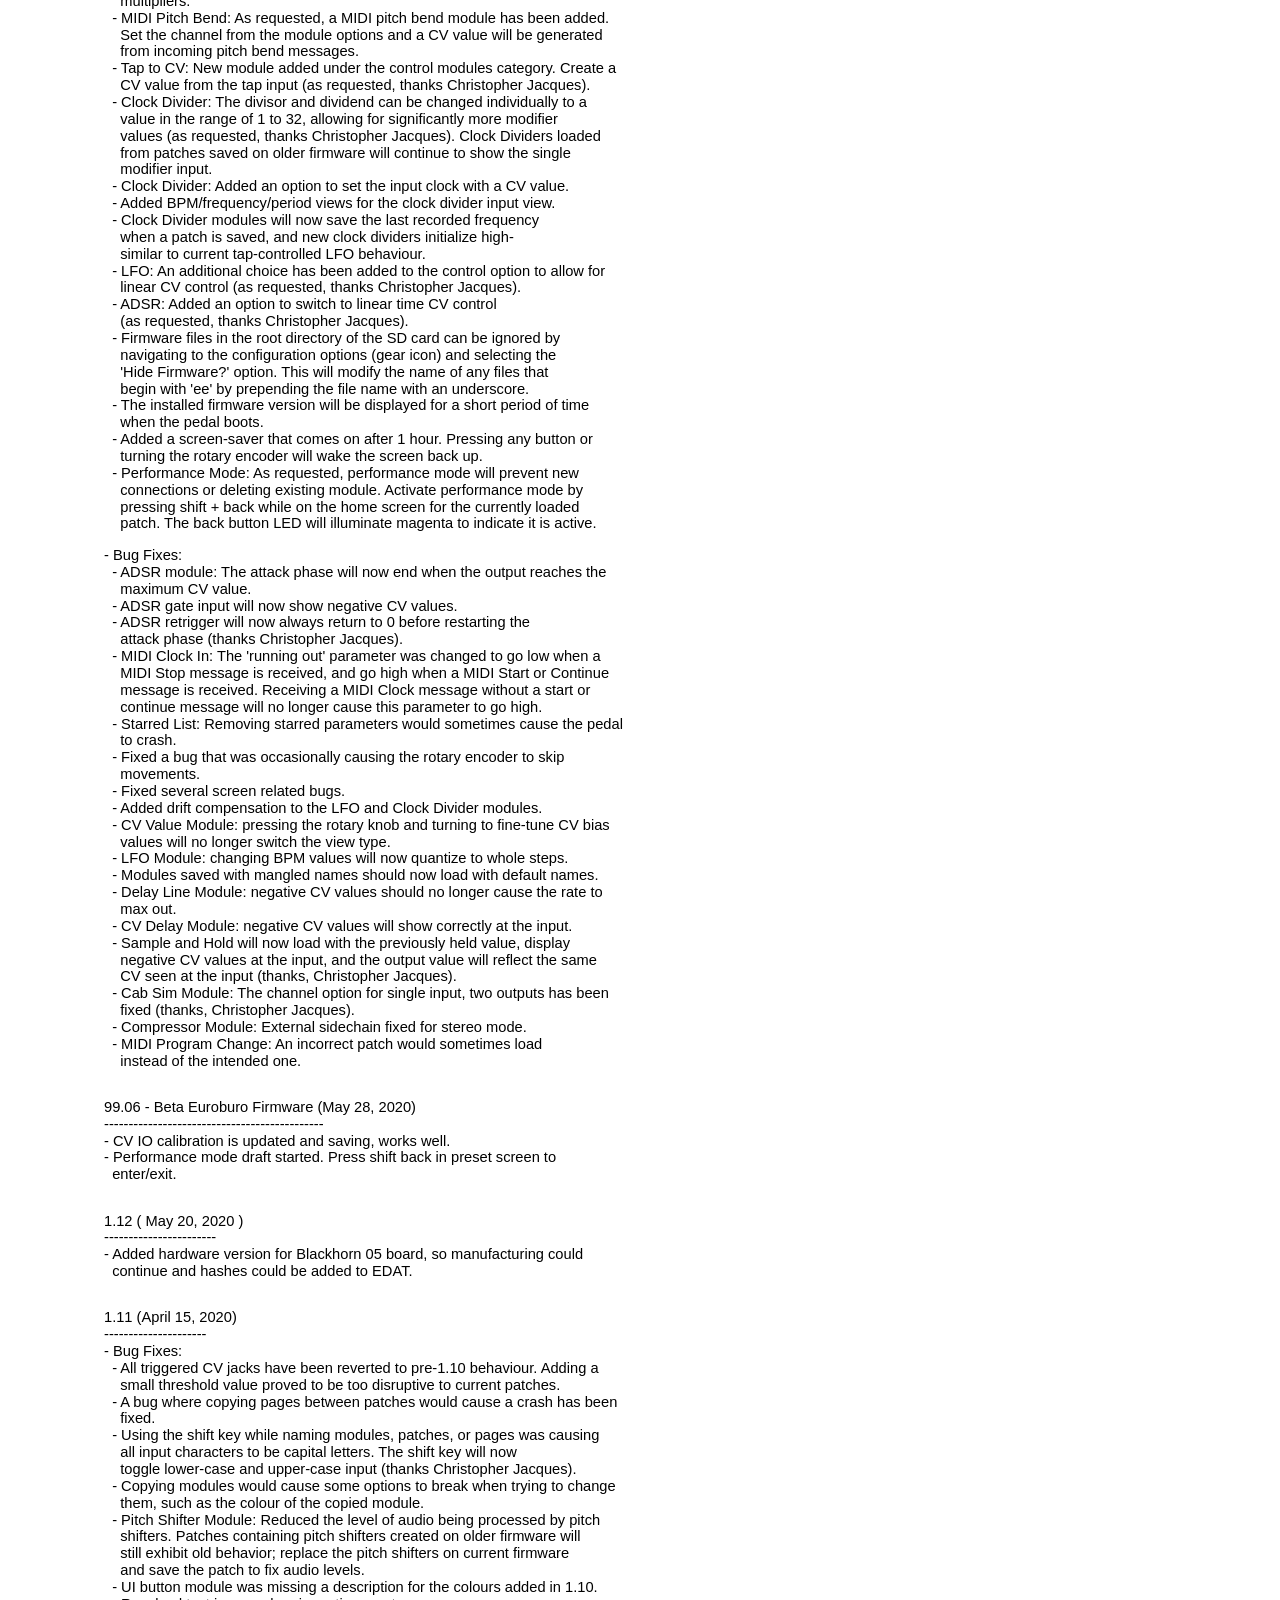
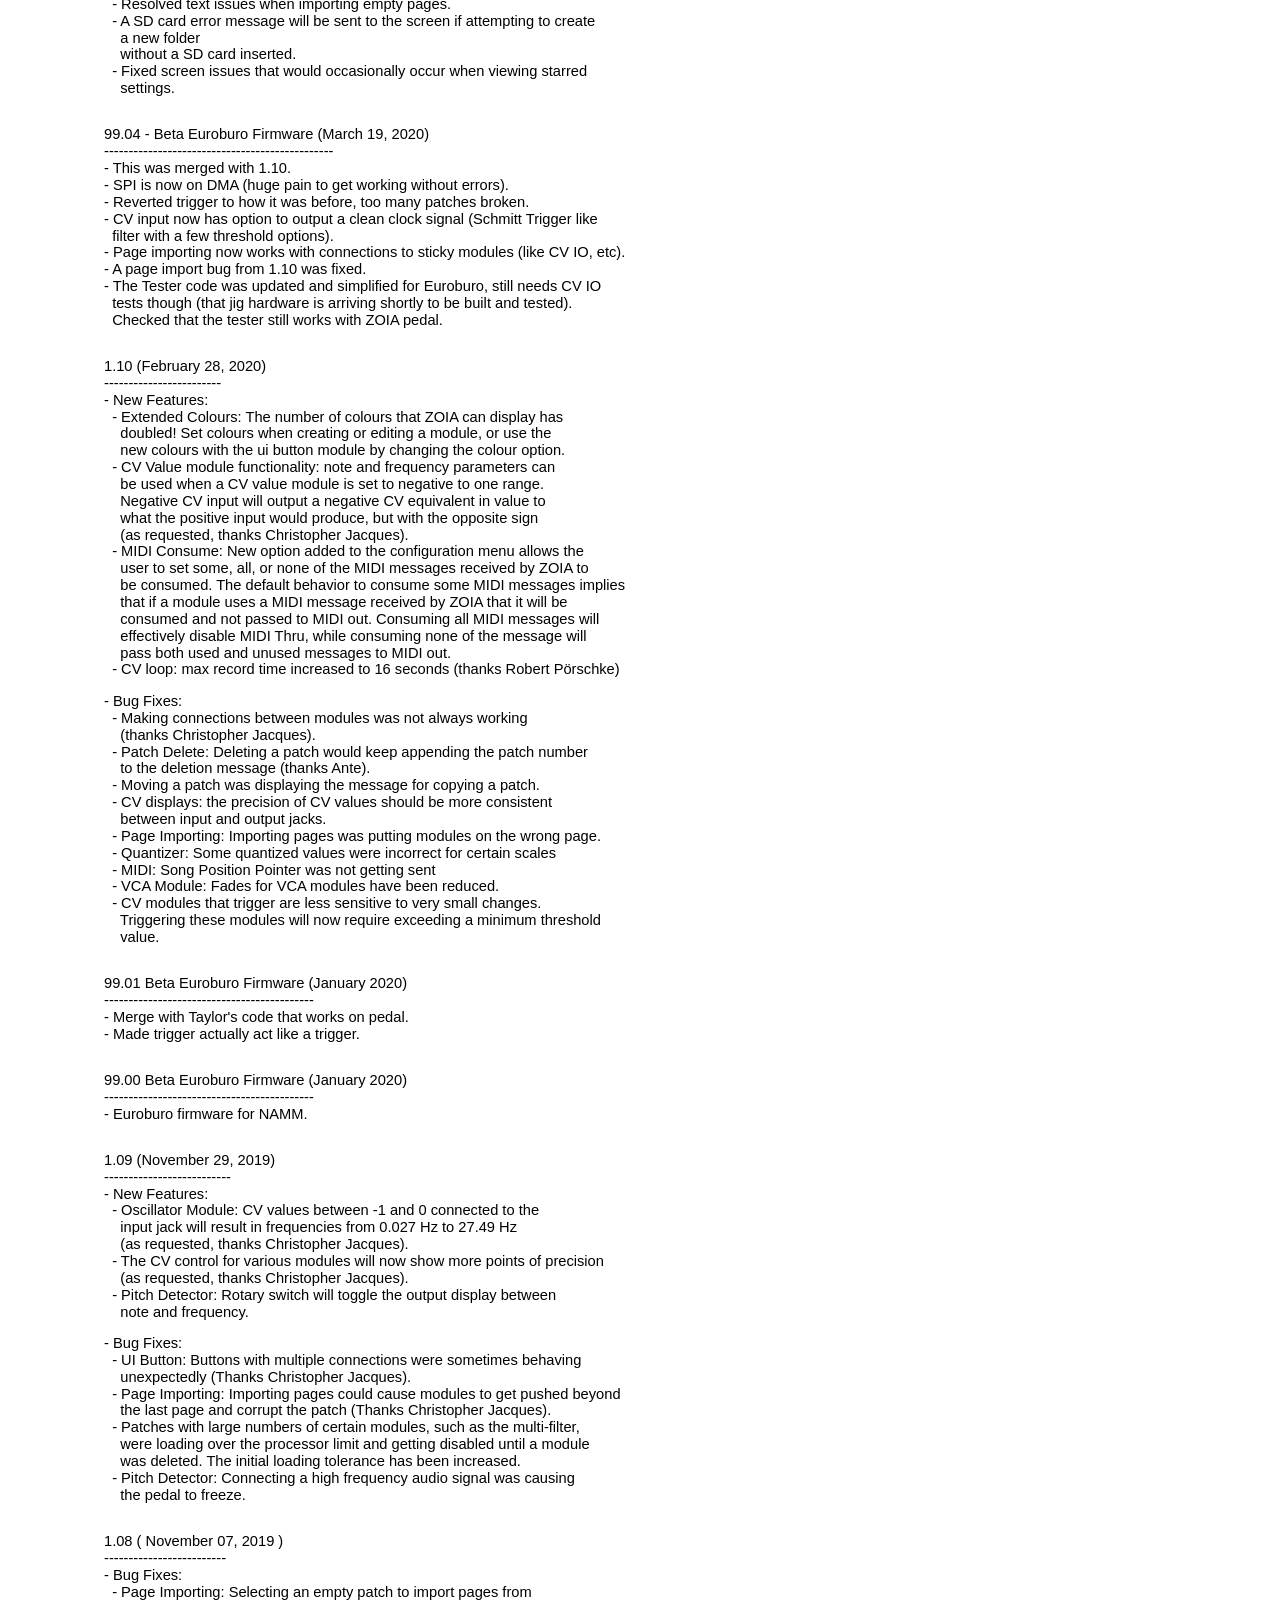
<file: documentation/resources/changelog.html>
<html><head><meta content="text/html; charset=UTF-8" http-equiv="content-type"><style type="text/css">ol{margin:0;padding:0}table td,table th{padding:0}.c1{color:#000000;font-weight:400;text-decoration:none;vertical-align:baseline;font-size:11pt;font-family:"Arial";font-style:normal}.c0{padding-top:0pt;padding-bottom:0pt;line-height:1.15;orphans:2;widows:2;text-align:left}.c3{background-color:#ffffff;max-width:468pt;padding:72pt 72pt 72pt 72pt}.c2{height:11pt}.title{padding-top:0pt;color:#000000;font-size:26pt;padding-bottom:3pt;font-family:"Arial";line-height:1.15;page-break-after:avoid;orphans:2;widows:2;text-align:left}.subtitle{padding-top:0pt;color:#666666;font-size:15pt;padding-bottom:16pt;font-family:"Arial";line-height:1.15;page-break-after:avoid;orphans:2;widows:2;text-align:left}li{color:#000000;font-size:11pt;font-family:"Arial"}p{margin:0;color:#000000;font-size:11pt;font-family:"Arial"}h1{padding-top:20pt;color:#000000;font-size:20pt;padding-bottom:6pt;font-family:"Arial";line-height:1.15;page-break-after:avoid;orphans:2;widows:2;text-align:left}h2{padding-top:18pt;color:#000000;font-size:16pt;padding-bottom:6pt;font-family:"Arial";line-height:1.15;page-break-after:avoid;orphans:2;widows:2;text-align:left}h3{padding-top:16pt;color:#434343;font-size:14pt;padding-bottom:4pt;font-family:"Arial";line-height:1.15;page-break-after:avoid;orphans:2;widows:2;text-align:left}h4{padding-top:14pt;color:#666666;font-size:12pt;padding-bottom:4pt;font-family:"Arial";line-height:1.15;page-break-after:avoid;orphans:2;widows:2;text-align:left}h5{padding-top:12pt;color:#666666;font-size:11pt;padding-bottom:4pt;font-family:"Arial";line-height:1.15;page-break-after:avoid;orphans:2;widows:2;text-align:left}h6{padding-top:12pt;color:#666666;font-size:11pt;padding-bottom:4pt;font-family:"Arial";line-height:1.15;page-break-after:avoid;font-style:italic;orphans:2;widows:2;text-align:left}</style></head><body class="c3 doc-content"><p class="c0"><span class="c1">5.41 (June 16, 2026)</span></p><p class="c0"><span class="c1">--------------------</span></p><p class="c0"><span class="c1">- Updated the 1978 Plate factory patch by Christopher Jacques to V4 (patch 1 on ZOIA and 37 on Euroburo)</span></p><p class="c0 c2"><span class="c1"></span></p><p class="c0"><span class="c1">5.40 (June 15, 2026)</span></p><p class="c0"><span class="c1">--------------------</span></p><p class="c0"><span class="c1">- New Features:</span></p><p class="c0"><span class="c1">&nbsp; - Added new MIDI pitchbend out and MIDI pressure (aftertouch) out modules.</span></p><p class="c0"><span class="c1">- Bug Fixes:</span></p><p class="c0"><span class="c1">&nbsp; - Fixed crash when deleting a patch from the patch screen.</span></p><p class="c0"><span class="c1">&nbsp; - Fixed LED flicker when pressing buttons on patches with many modules.</span></p><p class="c0"><span class="c1">&nbsp; - Fixed crash when deleting a patch from the patch screen.</span></p><p class="c0"><span class="c1">&nbsp; - Fixed crash when reverse delay had a large delay time.</span></p><p class="c0"><span class="c1">&nbsp; - Fixed CV graph when displaying negative cv values.</span></p><p class="c0"><span class="c1">&nbsp; - Fixed granular bug with loading existing granular patches sounding bad until jack CV values were modified.</span></p><p class="c0"><span class="c1">&nbsp; - RAM/Matrix/Module Usage menu:</span></p><p class="c0"><span class="c1">&nbsp; &nbsp; - The &#39;Matrix DSP&#39; value represents DSP usage excluding module processing.</span></p><p class="c0"><span class="c1">&nbsp; &nbsp; &nbsp; This value should never be negative.</span></p><p class="c0"><span class="c1">&nbsp; &nbsp; - Updated formatting for improved readability:</span></p><p class="c0"><span class="c1">&nbsp; &nbsp; &nbsp; - Usage values are fixed-width and right-aligned.</span></p><p class="c0"><span class="c1">&nbsp; &nbsp; &nbsp; - Module names are truncated to fit the remaining space</span></p><p class="c0"><span class="c1">&nbsp; &nbsp; &nbsp; &nbsp; based on index width.</span></p><p class="c0 c2"><span class="c1"></span></p><p class="c0 c2"><span class="c1"></span></p><p class="c0"><span class="c1">5.32 (December 15, 2025)</span></p><p class="c0"><span class="c1">------------------------</span></p><p class="c0"><span class="c1">- Bug fix: Bank preset UI was toggling bypass state every time the patch changed. Now it maintains</span></p><p class="c0"><span class="c1">&nbsp; its current bypass state.</span></p><p class="c0"><span class="c1">- Bug fix: Bank preset UI with start patch 0 would seem to hang on the waveforms generation screen</span></p><p class="c0"><span class="c1">&nbsp; because no patch was ever loaded. We now load patch 0 in that scenario.</span></p><p class="c0"><span class="c1">- Bug fix: Bank preset UI would not start-up in bypassed state.</span></p><p class="c0 c2"><span class="c1"></span></p><p class="c0"><span class="c1">5.31 (November 24, 2025)</span></p><p class="c0"><span class="c1">------------------------</span></p><p class="c0"><span class="c1">- Bug Fix: MIDI CC messages of 127 were not being processed correctly</span></p><p class="c0 c2"><span class="c1"></span></p><p class="c0"><span class="c1">5.30 (November 7, 2025)</span></p><p class="c0"><span class="c1">-----------------------------------------</span></p><p class="c0"><span class="c1">- Fixed CV Mixer bug where screen would show an attenuation of 0.00 but still</span></p><p class="c0"><span class="c1">&nbsp; trigger other CVs with its output.</span></p><p class="c0"><span class="c1">- Updated granular module:</span></p><p class="c0"><span class="c1">&nbsp; - New longer grain sizes (4 seconds and 16 seconds) available in the module options.</span></p><p class="c0"><span class="c1">&nbsp; - Grain parameters now update at the end of the silence output so that modulating parameters</span></p><p class="c0"><span class="c1">&nbsp; &nbsp; continuously with CV jacks doesn&#39;t make it sound like density is always set at 1.0.</span></p><p class="c0"><span class="c1">&nbsp; - Setting the grain density to 0.0000 will now make it so that there&#39;s no output from the granular.</span></p><p class="c0 c2"><span class="c1"></span></p><p class="c0"><span class="c1">5.20 (August 22, 2025)</span></p><p class="c0"><span class="c1">----------------------</span></p><p class="c0"><span class="c1">- Fixed a routing issue with factory patch &#39;18. Tape Worn&#39;.</span></p><p class="c0"><span class="c1">- Fixed the spelling of creator&#39;s names in the factory patches.</span></p><p class="c0"><span class="c1">- Firmware 5.10 was built on August 05, 2025, but only released internally.</span></p><p class="c0"><span class="c1">&nbsp; 5.20 is the finished product that addresses any issues found while testing.</span></p><p class="c0 c2"><span class="c1"></span></p><p class="c0 c2"><span class="c1"></span></p><p class="c0"><span class="c1">5.00 (December 10, 2024)</span></p><p class="c0"><span class="c1">-----------------------------------------</span></p><p class="c0"><span class="c1">- New Features:</span></p><p class="c0"><span class="c1">&nbsp; - Reverse Delay Module: This effect reverses your repeats while giving you control over their pitch.</span></p><p class="c0"><span class="c1">&nbsp; &nbsp; Choose from unity pitch, fine detuning (a few cents up or down), or intervals such as a 4th, 5th,</span></p><p class="c0"><span class="c1">&nbsp; &nbsp; or octave above or below unity. The tap tempo is also slightly different than it is in other modules:</span></p><p class="c0"><span class="c1">&nbsp; &nbsp; rather than having a tap ratio option, enabling tap tempo now adds a dedicated &lsquo;Tap Ratio&rsquo; button.</span></p><p class="c0"><span class="c1">&nbsp; - Univibe Module: A multi-dimensional effect that combines vibrato and phase shifting to create lush,</span></p><p class="c0"><span class="c1">&nbsp; &nbsp; swooshing sounds.</span></p><p class="c0"><span class="c1">&nbsp; - Improved the overall CPU performance by 14%.</span></p><p class="c0"><span class="c1">&nbsp; - Refreshed the ZOIA&#39;s factory patches, incorporating some of our favourites from Patchstorage and</span></p><p class="c0"><span class="c1">&nbsp; &nbsp; the ZOIA community over the last few years.</span></p><p class="c0 c2"><span class="c1"></span></p><p class="c0 c2"><span class="c1"></span></p><p class="c0"><span class="c1">4.20 (November 20, 2024)</span></p><p class="c0"><span class="c1">-----------------------------------------</span></p><p class="c0"><span class="c1">- Bug Fixes</span></p><p class="c0"><span class="c1">&nbsp; - Reduced the amount of data that each sequencer module occupies within a patch. This addressed</span></p><p class="c0"><span class="c1">&nbsp; &nbsp; issues that previously prevented some patches from saving correctly.</span></p><p class="c0"><span class="c1">&nbsp; &nbsp; IMPORTANT: Patches containing a sequencer that are saved on firmware version 4.20 (or later)</span></p><p class="c0"><span class="c1">&nbsp; &nbsp; &nbsp; &nbsp; &nbsp; &nbsp; &nbsp; &nbsp;will not load correctly on earlier firmware versions. Please back up your patches</span></p><p class="c0"><span class="c1">&nbsp; &nbsp; &nbsp; &nbsp; &nbsp; &nbsp; &nbsp; &nbsp;before updating, as this lets you restore your patches if needed.</span></p><p class="c0"><span class="c1">&nbsp; - Fixed a slight DSP increase that was introduced in firmware 4.00.</span></p><p class="c0"><span class="c1">&nbsp; - Fixed an issue that was causing certain screens to occasionally become unresponsive.</span></p><p class="c0"><span class="c1">&nbsp; - Fixed crashes that were happening while using the built-in sample rate converter.</span></p><p class="c0"><span class="c1">&nbsp; - When modules with a &#39;rate&#39; control are set to BPM mode, the rotary encoder now responds</span></p><p class="c0"><span class="c1">&nbsp; &nbsp; to acceleration. Turning the encoder quickly will cause the BPM value to adjust more rapidly.</span></p><p class="c0 c2"><span class="c1"></span></p><p class="c0 c2"><span class="c1"></span></p><p class="c0"><span class="c1">4.10 (October 11, 2024)</span></p><p class="c0"><span class="c1">-----------------------</span></p><p class="c0"><span class="c1">- Fixed a bug that was causing the pedal to become stuck scrolling through preset names.</span></p><p class="c0"><span class="c1">- Removed the automatic factory reset that happened upon entering LED calibration.</span></p><p class="c0 c2"><span class="c1"></span></p><p class="c0 c2"><span class="c1"></span></p><p class="c0"><span class="c1">4.00 (October 8, 2024)</span></p><p class="c0"><span class="c1">----------------------</span></p><p class="c0"><span class="c1">- Sequencer Updates:</span></p><p class="c0"><span class="c1">&nbsp; - Sequencer CV Step Behaviour: sequencer step can now be controlled by a</span></p><p class="c0"><span class="c1">&nbsp; &nbsp; CV value. In sequencer options, change &quot;behaviour&quot; option to &quot;cv step&quot;.</span></p><p class="c0"><span class="c1">&nbsp; - Sequencer CV Ramp Output: along with CV, gate, and ratchet, a new</span></p><p class="c0"><span class="c1">&nbsp; &nbsp; output type called CV Ramp has been added to the sequencer. It ramps</span></p><p class="c0"><span class="c1">&nbsp; &nbsp; linearly between CV step values.</span></p><p class="c0"><span class="c1">&nbsp; - Sequencer Key Input: You can now input cv values into the sequencer</span></p><p class="c0"><span class="c1">&nbsp; &nbsp; steps using a CV input. Adds two new CV inputs: key input note and </span></p><p class="c0"><span class="c1">&nbsp; &nbsp; key input gate. When key input gate is triggered, key input note is </span></p><p class="c0"><span class="c1">&nbsp; &nbsp; programmed into a sequencer step. The &quot;key input&quot; option determines</span></p><p class="c0"><span class="c1">&nbsp; &nbsp; which step is programmed:</span></p><p class="c0"><span class="c1">&nbsp; &nbsp; - key input: active: the active (or currently playing) step is programmed.</span></p><p class="c0"><span class="c1">&nbsp; &nbsp; - key input: selected: the selected step is programmed.</span></p><p class="c0"><span class="c1">&nbsp; &nbsp; - key input: increment: the selected step is programmed, and then the </span></p><p class="c0"><span class="c1">&nbsp; &nbsp; &nbsp; &nbsp; next step is selected. With this option, the &quot;queue start&quot; will </span></p><p class="c0"><span class="c1">&nbsp; &nbsp; &nbsp; &nbsp; reset the selected step.</span></p><p class="c0"><span class="c1">&nbsp; - When using the Sequencer Key Input on a ratchet output, a keyboard input</span></p><p class="c0"><span class="c1">&nbsp; &nbsp; of C will set the ratchet to 0, an input of C# will set the ratchet to 1,</span></p><p class="c0"><span class="c1">&nbsp; &nbsp; and so forth.</span></p><p class="c0"><span class="c1">&nbsp; - Sequencer Pages: you can now have a sequencer with more than 32 steps.</span></p><p class="c0"><span class="c1">&nbsp; &nbsp; Now instead of selecting how many steps you want the sequencer to have,</span></p><p class="c0"><span class="c1">&nbsp; &nbsp; you select how many visible steps you want the sequencer to have. There </span></p><p class="c0"><span class="c1">&nbsp; &nbsp; is a new option for selecting how many pages you want your sequencer to have.</span></p><p class="c0"><span class="c1">&nbsp; &nbsp; When you make connections to the step buttons, you are connecting to the first</span></p><p class="c0"><span class="c1">&nbsp; &nbsp; page of the first track.</span></p><p class="c0"><span class="c1">&nbsp; &nbsp; - to step through sequencer pages, select a step button, and then press page</span></p><p class="c0"><span class="c1">&nbsp; &nbsp; &nbsp; up and down while holding shift.</span></p><p class="c0"><span class="c1">- Sampler Updates:</span></p><p class="c0"><span class="c1">&nbsp; - Mono and Stereo WAV Support: the sampler now supports both mono and stereo</span></p><p class="c0"><span class="c1">&nbsp; &nbsp; WAV files, with a new &#39;channels&#39; option allowing you to select the number</span></p><p class="c0"><span class="c1">&nbsp; &nbsp; of channels.</span></p><p class="c0"><span class="c1">&nbsp; - Additional Bit Depths: 8, 16, 24, and 32-bit WAV files are now supported.</span></p><p class="c0"><span class="c1">&nbsp; - Optimized Waveform Generation: .WFP files are no longer generated at startup.</span></p><p class="c0"><span class="c1">&nbsp; &nbsp; Instead, a .WFP file is created when a sample is loaded, reducing unnecessary</span></p><p class="c0"><span class="c1">&nbsp; &nbsp; file creation.</span></p><p class="c0"><span class="c1">&nbsp; - Sample Rate Converter: While samples must still have a 48kHz sample rate for use in</span></p><p class="c0"><span class="c1">&nbsp; &nbsp; the sampler, a built-in sample rate converter now allows you to convert individual</span></p><p class="c0"><span class="c1">&nbsp; &nbsp; samples on the fly. For converting multiple files, batch conversion on a computer is</span></p><p class="c0"><span class="c1">&nbsp; &nbsp; still recommended.</span></p><p class="c0"><span class="c1">&nbsp; - Improved File Selection: The sampler&#39;s file selection menu now supports an unlimited</span></p><p class="c0"><span class="c1">&nbsp; &nbsp; number of nested folders and samples per folder, removing the previous limitation of</span></p><p class="c0"><span class="c1">&nbsp; &nbsp; 64 files per folder.</span></p><p class="c0"><span class="c1">&nbsp; - Bug Fixes: Resolved many bugs and crashes that were present in version 3.0.</span></p><p class="c0"><span class="c1">- Display Improvements: Increased the screen&#39;s refresh rate, resulting in faster and</span></p><p class="c0"><span class="c1">&nbsp; smoother scrolling.</span></p><p class="c0"><span class="c1">- Increased the maximum size of FAT32 partition that is created by the Format SD option</span></p><p class="c0"><span class="c1">&nbsp; in the config menu to 128GB.</span></p><p class="c0"><span class="c1">- Euroburo headphone volume is set to a default value upon each reboot.</span></p><p class="c0"><span class="c1">- MIDI CC controller numbers 61-63 are now reserved for controlling button/stompswitch</span></p><p class="c0"><span class="c1">&nbsp; presses, releases, and rotary turns. This functionality applies only to messages sent</span></p><p class="c0"><span class="c1">&nbsp; on the MIDI channel set in the Config menu.</span></p><p class="c0 c2"><span class="c1"></span></p><p class="c0 c2"><span class="c1"></span></p><p class="c0"><span class="c1">3.20 (April 29, 2024)</span></p><p class="c0"><span class="c1">---------------------</span></p><p class="c0"><span class="c1">- Production update:</span></p><p class="c0"><span class="c1">&nbsp; - Euroburo compatibility for boards using flash memory external</span></p><p class="c0 c2"><span class="c1"></span></p><p class="c0 c2"><span class="c1"></span></p><p class="c0"><span class="c1">3.10 (March 11, 2024)</span></p><p class="c0"><span class="c1">------------------------</span></p><p class="c0"><span class="c1">- Production update:</span></p><p class="c0"><span class="c1">&nbsp; - This firmware is exclusively for ZOIA, and not for Euroburo.</span></p><p class="c0"><span class="c1">&nbsp; - Firmware updated to work with boards using flash memory external</span></p><p class="c0"><span class="c1">&nbsp; &nbsp; to the processor.</span></p><p class="c0"><span class="c1">&nbsp; - More information sent to the screen during the boot process.</span></p><p class="c0"><span class="c1">&nbsp; - More information sent to the screen during test &amp; calibration.</span></p><p class="c0"><span class="c1">&nbsp; - Decrease time to copy patches by shutting down audio processing</span></p><p class="c0"><span class="c1">&nbsp; &nbsp; during the copy operations.</span></p><p class="c0 c2"><span class="c1"></span></p><p class="c0 c2"><span class="c1"></span></p><p class="c0"><span class="c1">3.01 (June 23, 2023)</span></p><p class="c0"><span class="c1">--------------------</span></p><p class="c0"><span class="c1">- New Features:</span></p><p class="c0"><span class="c1">&nbsp; - Sampler module has additional WAV file support for mono WAV files</span></p><p class="c0"><span class="c1">&nbsp; &nbsp; as well as WAV files of bit-depths of 8, 24, and 32 bits. This makes</span></p><p class="c0"><span class="c1">&nbsp; &nbsp; it so that the only restrictions on WAV files are the sample rate (48kHz)</span></p><p class="c0"><span class="c1">&nbsp; &nbsp; and the encoding (PCM).</span></p><p class="c0"><span class="c1">&nbsp; - Updated our handling of the SD card&#39;s file list to avoid memory duplication</span></p><p class="c0 c2"><span class="c1"></span></p><p class="c0"><span class="c1">- Bug Fixes:</span></p><p class="c0"><span class="c1">&nbsp; - Updated the trigger in the sampler&#39;s loop end cv output to be a single pulse</span></p><p class="c0"><span class="c1">&nbsp; &nbsp; instead of a decaying envelope (thanks Christopher Jacques)</span></p><p class="c0"><span class="c1">&nbsp; - Sampler&#39;s position cv output is now 1.0 instead of 0.0 when the direction is</span></p><p class="c0"><span class="c1">&nbsp; &nbsp; set to reverse and the sample isn&#39;t playing (thanks Michel Nielsen)</span></p><p class="c0"><span class="c1">&nbsp; - Added more information to the logic gate help messages, and corrected several</span></p><p class="c0"><span class="c1">&nbsp; &nbsp; spelling errors throughout the ZOIA&#39;s help messages (thanks Douglas Browne &amp;</span></p><p class="c0"><span class="c1">&nbsp; &nbsp; Cyrian Chiu)</span></p><p class="c0 c2"><span class="c1"></span></p><p class="c0 c2"><span class="c1"></span></p><p class="c0"><span class="c1">3.00 (April 5, 2023)</span></p><p class="c0"><span class="c1">--------------------</span></p><p class="c0"><span class="c1">- New Features:</span></p><p class="c0"><span class="c1">&nbsp; - Sampler (beta) module added to the list of audio modules</span></p><p class="c0"><span class="c1">&nbsp; &nbsp; Module Description:</span></p><p class="c0"><span class="c1">&nbsp; &nbsp; Lets you play and record 16-bit/48kHz Stereo WAV files from an SD card.</span></p><p class="c0"><span class="c1">&nbsp; &nbsp; We&#39;re releasing this as a &#39;beta&#39; feature for now, which means that</span></p><p class="c0"><span class="c1">&nbsp; &nbsp; there will be some bugs! (a HUGE thank you to our many beta testers who</span></p><p class="c0"><span class="c1">&nbsp; &nbsp; have helped us test several versions of the module up to this point)</span></p><p class="c0"><span class="c1">&nbsp; - Logic Gate module added to the CV control group of modules.</span></p><p class="c0"><span class="c1">&nbsp; &nbsp; Module Description:</span></p><p class="c0"><span class="c1">&nbsp; &nbsp; Perform logical operations with CV inputs.</span></p><p class="c0"><span class="c1">&nbsp; &nbsp; Operations include AND, OR, NOT, NOR, NAND, XOR, XNOR.</span></p><p class="c0"><span class="c1">&nbsp; - Added single patch importing/exporting to/from SD card</span></p><p class="c0 c2"><span class="c1"></span></p><p class="c0"><span class="c1">- Bug Fixes:</span></p><p class="c0"><span class="c1">&nbsp; - The current page displayed on the page list screen should always</span></p><p class="c0"><span class="c1">&nbsp; &nbsp; reflect the page of modules that is currently loaded. Scrolling to</span></p><p class="c0"><span class="c1">&nbsp; &nbsp; the import pages option would often result in the incorrect page</span></p><p class="c0"><span class="c1">&nbsp; &nbsp; loading.</span></p><p class="c0"><span class="c1">&nbsp; - Spelling and grammar fixes.</span></p><p class="c0"><span class="c1">&nbsp; - Audio Input Switch module would sometimes stop passing audio if</span></p><p class="c0"><span class="c1">&nbsp; &nbsp; switched quickly enough.</span></p><p class="c0 c2"><span class="c1"></span></p><p class="c0 c2"><span class="c1"></span></p><p class="c0"><span class="c1">2.84 (March 10, 2023)</span></p><p class="c0"><span class="c1">---------------------</span></p><p class="c0"><span class="c1">- Sampler Beta Firmware</span></p><p class="c0"><span class="c1">&nbsp; - Fixed several bugs (front &amp; back-end) and crashes that were happening with the sampler</span></p><p class="c0"><span class="c1">&nbsp; - Reverted earlier changes that made menu lists wrap back to the top</span></p><p class="c0"><span class="c1">&nbsp; - Sampler screens will now show an asterix when that parameter is starred</span></p><p class="c0"><span class="c1">&nbsp; - Fixed undo button so it works when you&#39;re on a sampler screen</span></p><p class="c0 c2"><span class="c1"></span></p><p class="c0 c2"><span class="c1"></span></p><p class="c0"><span class="c1">2.83 (September 15, 2022)</span></p><p class="c0"><span class="c1">-------------------------</span></p><p class="c0"><span class="c1">- New Features:</span></p><p class="c0"><span class="c1">&nbsp; - Added folder support to our file system, audio bufferer, and sampler</span></p><p class="c0 c2"><span class="c1"></span></p><p class="c0"><span class="c1">- Bug Fixes:</span></p><p class="c0"><span class="c1">&nbsp; - Logic gate fixes for outputs not being correct</span></p><p class="c0"><span class="c1">&nbsp; - Fixes for various screens that weren&#39;t supporting long filenames properly</span></p><p class="c0"><span class="c1">&nbsp; - Module edit with long filename won&#39;t create a new file anymore</span></p><p class="c0 c2"><span class="c1"></span></p><p class="c0 c2"><span class="c1"></span></p><p class="c0"><span class="c1">2.82 (August 19, 2022)</span></p><p class="c0"><span class="c1">----------------------</span></p><p class="c0"><span class="c1">- New Features:</span></p><p class="c0"><span class="c1">&nbsp; - Long filename support for the sampler.</span></p><p class="c0 c2"><span class="c1"></span></p><p class="c0"><span class="c1">- Bug Fixes:</span></p><p class="c0"><span class="c1">&nbsp; - Greatly reduced the CPU spikes that occur at various points</span></p><p class="c0"><span class="c1">&nbsp; &nbsp; in the sampler (writing to SD, finishing a recording, punch-in mode,</span></p><p class="c0"><span class="c1">&nbsp; &nbsp; whenever playback speed was greater than 100%)</span></p><p class="c0"><span class="c1">&nbsp; - Logic gate outputs not having the correct value</span></p><p class="c0"><span class="c1">&nbsp; - Logic gates now have a minimum of 2 outputs when it makes sense.</span></p><p class="c0"><span class="c1">&nbsp; - Module edit menus no longer have wrap scrolling</span></p><p class="c0"><span class="c1">&nbsp; - Patch page list interface no longer has wrap scrolling</span></p><p class="c0 c2"><span class="c1"></span></p><p class="c0 c2"><span class="c1"></span></p><p class="c0"><span class="c1">2.81 (July 12, 2022)</span></p><p class="c0"><span class="c1">---------------------</span></p><p class="c0"><span class="c1">- New Features:</span></p><p class="c0"><span class="c1">&nbsp; - Logic Gate module added to the CV control group of modules.</span></p><p class="c0"><span class="c1">&nbsp; &nbsp; Module Description:</span></p><p class="c0"><span class="c1">&nbsp; &nbsp; Perform logical operations with CV inputs.</span></p><p class="c0"><span class="c1">&nbsp; &nbsp; Operations include AND, OR, NOT, NOR, NAND, XOR, XNOR.</span></p><p class="c0"><span class="c1">&nbsp; - Changed most menu behaviour so that scrolling past the end will</span></p><p class="c0"><span class="c1">&nbsp; &nbsp; wrap-around to the beginning, and vice versa.</span></p><p class="c0"><span class="c1">&nbsp; - Sampler punching-in in reverse implemented</span></p><p class="c0"><span class="c1">&nbsp; - Added single patch importing/exporting from/to SD</span></p><p class="c0 c2"><span class="c1"></span></p><p class="c0"><span class="c1">- Bug Fixes:</span></p><p class="c0"><span class="c1">&nbsp; - The current page displayed on the page list screen should always</span></p><p class="c0"><span class="c1">&nbsp; &nbsp; reflect the page of modules that is currently loaded. Scrolling to</span></p><p class="c0"><span class="c1">&nbsp; &nbsp; the import pages option would often result in the incorrect page</span></p><p class="c0"><span class="c1">&nbsp; &nbsp; loading.</span></p><p class="c0"><span class="c1">&nbsp; - Spelling and grammar fixes.</span></p><p class="c0"><span class="c1">&nbsp; - Audio Input Switch module would sometimes stop passing audio if</span></p><p class="c0"><span class="c1">&nbsp; &nbsp; switched quickly enough.</span></p><p class="c0"><span class="c1">&nbsp; - Made sure to completely close patches before opening new ones to</span></p><p class="c0"><span class="c1">&nbsp; &nbsp; fix possible out of memory errors from occuring</span></p><p class="c0"><span class="c1">&nbsp; - Fixed reverse recording bugs</span></p><p class="c0"><span class="c1">&nbsp; - Fixed samplers not closing properly after updating start/end positions</span></p><p class="c0"><span class="c1">&nbsp; - Fixed many small memory leaks for the sampler</span></p><p class="c0"><span class="c1">&nbsp; - Reduced DSP usage creep due to samplers being created/deleted</span></p><p class="c0"><span class="c1">&nbsp; - Fixed hang on closing samplers with no SD card in the pedal</span></p><p class="c0 c2"><span class="c1"></span></p><p class="c0 c2"><span class="c1"></span></p><p class="c0"><span class="c1">2.80 (July 07, 2022)</span></p><p class="c0"><span class="c1">-------------------</span></p><p class="c0"><span class="c1">- Production Update:</span></p><p class="c0"><span class="c1">&nbsp; - blackhorn 09 board version</span></p><p class="c0 c2"><span class="c1"></span></p><p class="c0 c2"><span class="c1"></span></p><p class="c0"><span class="c1">2.78 (June 08, 2022)</span></p><p class="c0"><span class="c1">--------------------</span></p><p class="c0"><span class="c1">- New Features:</span></p><p class="c0"><span class="c1">&nbsp; - Added states to the sampler waveform screens (P for playing,</span></p><p class="c0"><span class="c1">&nbsp; &nbsp; O for overdub, R for recording, I for punching in)</span></p><p class="c0"><span class="c1">&nbsp; - Added error message screen when out of RAM</span></p><p class="c0"><span class="c1">&nbsp; - Changed behaviour of direction button (CV values about 0.5 are reverse</span></p><p class="c0"><span class="c1">&nbsp; &nbsp; and below are forward)</span></p><p class="c0"><span class="c1">&nbsp; - Rotary knob can be used to toggle between viewing start/length text in</span></p><p class="c0"><span class="c1">&nbsp; &nbsp; seconds or in percentages</span></p><p class="c0"><span class="c1">&nbsp; - Removed audio monitoring when recording/punching-in/overdubbing</span></p><p class="c0 c2"><span class="c1"></span></p><p class="c0"><span class="c1">-Bug Fixes:</span></p><p class="c0"><span class="c1">&nbsp; - Sampler current position reset when overdubbing/punching in</span></p><p class="c0"><span class="c1">&nbsp; - Record jack no longer trigerred by changing record modes</span></p><p class="c0"><span class="c1">&nbsp; - Switching sampler playback screens updates properly</span></p><p class="c0"><span class="c1">&nbsp; - Reduce font size for current position and sample length when</span></p><p class="c0"><span class="c1">&nbsp; &nbsp; samples are above 10 seconds</span></p><p class="c0"><span class="c1">&nbsp; - Removed possibility of having negative CV values for the playback speed</span></p><p class="c0"><span class="c1">&nbsp; - Improved fades when playing and stopping</span></p><p class="c0"><span class="c1">&nbsp; - Small fixes for position line in sampler</span></p><p class="c0 c2"><span class="c1"></span></p><p class="c0 c2"><span class="c1"></span></p><p class="c0"><span class="c1">2.77 (May 27, 2022)</span></p><p class="c0"><span class="c1">-------------------</span></p><p class="c0"><span class="c1">- Bug Fixes:</span></p><p class="c0"><span class="c1">&nbsp; - Bootloader hang fix</span></p><p class="c0"><span class="c1">&nbsp; - Ignore WAV files that are misaligned</span></p><p class="c0"><span class="c1">&nbsp; - Added workaround for corrupted WAV files</span></p><p class="c0"><span class="c1">&nbsp; - Workaround for SD cards with no MBR</span></p><p class="c0"><span class="c1">&nbsp; - Added screen text for incompatible WAV files</span></p><p class="c0 c2"><span class="c1"></span></p><p class="c0 c2"><span class="c1"></span></p><p class="c0"><span class="c1">2.76 (May 26, 2022)</span></p><p class="c0"><span class="c1">-------------------</span></p><p class="c0"><span class="c1">- Bug Fixes:</span></p><p class="c0"><span class="c1">&nbsp; - New file recording fix</span></p><p class="c0"><span class="c1">&nbsp; - WFP generation hanging fix</span></p><p class="c0 c2"><span class="c1"></span></p><p class="c0 c2"><span class="c1"></span></p><p class="c0"><span class="c1">2.75 (May 25, 2022)</span></p><p class="c0"><span class="c1">-------------------</span></p><p class="c0"><span class="c1">- New Features:</span></p><p class="c0"><span class="c1">&nbsp; - Sampler CV outputs value from 0-1 as you record/playback and resets to 0 when not active.</span></p><p class="c0 c2"><span class="c1"></span></p><p class="c0"><span class="c1">- Bug Fixes:</span></p><p class="c0"><span class="c1">&nbsp; - Changing start/end position of samples more stable</span></p><p class="c0"><span class="c1">&nbsp; - Added watchdog timer to SD driver</span></p><p class="c0"><span class="c1">&nbsp; - Sampler waveform screen bug fixes</span></p><p class="c0"><span class="c1">&nbsp; - Memory leak fixes</span></p><p class="c0"><span class="c1">&nbsp; - Null pointer free fixes</span></p><p class="c0 c2"><span class="c1"></span></p><p class="c0 c2"><span class="c1"></span></p><p class="c0"><span class="c1">2.74 (May 24, 2022)</span></p><p class="c0"><span class="c1">-------------------</span></p><p class="c0"><span class="c1">- Initial alpha release of the sampler code</span></p><p class="c0 c2"><span class="c1"></span></p><p class="c0 c2"><span class="c1"></span></p><p class="c0"><span class="c1">2.71 (Feb 01, 2022)</span></p><p class="c0"><span class="c1">-------------------</span></p><p class="c0"><span class="c1">- Bug Fixes:</span></p><p class="c0"><span class="c1">&nbsp; - Sequencer will not update the time parameters for gate/ratchet steps</span></p><p class="c0"><span class="c1">&nbsp; &nbsp; if the reset is armed.</span></p><p class="c0 c2"><span class="c1"></span></p><p class="c0"><span class="c1">- Production Update:</span></p><p class="c0"><span class="c1">&nbsp; - Separated audio tests and headphone amp tests</span></p><p class="c0"><span class="c1">&nbsp; - Updated zebu auto calibration</span></p><p class="c0"><span class="c1">&nbsp; - Added white LED check</span></p><p class="c0 c2"><span class="c1"></span></p><p class="c0 c2"><span class="c1"></span></p><p class="c0"><span class="c1">2.70 (Jan 08, 2022)</span></p><p class="c0"><span class="c1">-------------------</span></p><p class="c0"><span class="c1">- Bug Fixes:</span></p><p class="c0"><span class="c1">&nbsp; - Delay Line tap tempo will respond to CV input again.</span></p><p class="c0 c2"><span class="c1"></span></p><p class="c0"><span class="c1">- Production Update:</span></p><p class="c0"><span class="c1">&nbsp; - LED grid calibration file will now save to root directory instead of</span></p><p class="c0"><span class="c1">&nbsp; &nbsp; a separate folder.</span></p><p class="c0 c2"><span class="c1"></span></p><p class="c0 c2"><span class="c1"></span></p><p class="c0"><span class="c1">2.60 (Dec 21, 2021)</span></p><p class="c0"><span class="c1">-------------------</span></p><p class="c0"><span class="c1">- New Features:</span></p><p class="c0"><span class="c1">&nbsp; - Quantizer module option added to increase the number of available scales.</span></p><p class="c0"><span class="c1">&nbsp; &nbsp; Set the module option to extended to access over 40 new scales When the</span></p><p class="c0"><span class="c1">&nbsp; &nbsp; scale &amp; key option is enabled. Selecting the scale parameter and using</span></p><p class="c0"><span class="c1">&nbsp; &nbsp; the help menu (shift + ?) will list the scales.</span></p><p class="c0 c2"><span class="c1"></span></p><p class="c0"><span class="c1">- Bug Fixes:</span></p><p class="c0"><span class="c1">&nbsp; - Set Delay Line modules tap time with button presses instead of releases.</span></p><p class="c0"><span class="c1">&nbsp; - While viewing the page list, the Page Left button should scroll all the</span></p><p class="c0"><span class="c1">&nbsp; &nbsp; way to &#39;import pages&#39;.</span></p><p class="c0"><span class="c1">&nbsp; - If the CPU processing limit is exceeded during a page copy operation, it</span></p><p class="c0"><span class="c1">&nbsp; &nbsp; will complete the copy as normal before dropping modules from the main</span></p><p class="c0"><span class="c1">&nbsp; &nbsp; process. If a patch is already running over the available CPU usage,</span></p><p class="c0"><span class="c1">&nbsp; &nbsp; copying pages will show a failure message. Delete modules to return the</span></p><p class="c0"><span class="c1">&nbsp; &nbsp; patch to stable working condition.</span></p><p class="c0 c2"><span class="c1"></span></p><p class="c0 c2"><span class="c1"></span></p><p class="c0"><span class="c1">2.53 Beta Firmware (Dec 16, 2021)</span></p><p class="c0"><span class="c1">---------------------------------</span></p><p class="c0"><span class="c1">- New Features:</span></p><p class="c0"><span class="c1">&nbsp; - Selecting the help menu for the Quantizer scale button will display</span></p><p class="c0"><span class="c1">&nbsp; &nbsp; the ordered scales and recommended CV values used to select them.</span></p><p class="c0 c2"><span class="c1"></span></p><p class="c0"><span class="c1">- Bug Fixes:</span></p><p class="c0"><span class="c1">&nbsp; - Delay Line modules with tap tempo were registering a false button trigger</span></p><p class="c0"><span class="c1">&nbsp; &nbsp; when viewing the tap time and scrolling away from the page. Setting the tap</span></p><p class="c0"><span class="c1">&nbsp; &nbsp; time with button presses will now count button presses instead of releases.</span></p><p class="c0"><span class="c1">&nbsp; - Page List Left will go to import pages.</span></p><p class="c0"><span class="c1">&nbsp; - Page List will not copy/import pages if the patch is already exceeding</span></p><p class="c0"><span class="c1">&nbsp; &nbsp; available processing capacity.</span></p><p class="c0 c2"><span class="c1"></span></p><p class="c0 c2"><span class="c1"></span></p><p class="c0"><span class="c1">2.52 Beta Firmware (Dec 13, 2021)</span></p><p class="c0"><span class="c1">-------------------</span></p><p class="c0"><span class="c1">- New Feature:</span></p><p class="c0"><span class="c1">&nbsp; - Quantizer module option added to increase the number of available scales.</span></p><p class="c0 c2"><span class="c1"></span></p><p class="c0 c2"><span class="c1"></span></p><p class="c0"><span class="c1">2.51 Production Firmware (Nov 26, 2021)</span></p><p class="c0"><span class="c1">-------------------</span></p><p class="c0"><span class="c1">- Production Update:</span></p><p class="c0"><span class="c1">&nbsp; - Euroburo will save LED calibration to flash before completing tests.</span></p><p class="c0"><span class="c1">&nbsp; - LED calibration file wasn&#39;t always saving/loading</span></p><p class="c0 c2"><span class="c1"></span></p><p class="c0 c2"><span class="c1"></span></p><p class="c0"><span class="c1">2.50 (November 3, 2021)</span></p><p class="c0"><span class="c1">-----------------------</span></p><p class="c0"><span class="c1">- New Feature:</span></p><p class="c0"><span class="c1">&nbsp; - The Patch List will wrap-around 63 and 0.</span></p><p class="c0 c2"><span class="c1"></span></p><p class="c0 c2"><span class="c1"></span></p><p class="c0"><span class="c1">2.42 (November 3, 2021)</span></p><p class="c0"><span class="c1">-----------------------</span></p><p class="c0"><span class="c1">- Production Update:</span></p><p class="c0"><span class="c1">&nbsp; - PIC programming changes.</span></p><p class="c0"><span class="c1">&nbsp; - Euroburo: Press and hold the rotary encoder during boot will now re-program</span></p><p class="c0"><span class="c1">&nbsp; &nbsp; the PIC before entering test and calibrate.</span></p><p class="c0"><span class="c1">&nbsp; - Added an LED flash animation when selecting buttons to group during LED</span></p><p class="c0"><span class="c1">&nbsp; &nbsp; calibration.</span></p><p class="c0 c2"><span class="c1"></span></p><p class="c0 c2"><span class="c1"></span></p><p class="c0"><span class="c1">2.41 (October 22, 2021)</span></p><p class="c0"><span class="c1">-----------------------</span></p><p class="c0"><span class="c1">- New Features:</span></p><p class="c0"><span class="c1">&nbsp; - Testing patch list looping behaviour. Instead of ending at patch 63 when</span></p><p class="c0"><span class="c1">&nbsp; &nbsp; scrolling through the patch list, continuing clockwise movements on the</span></p><p class="c0"><span class="c1">&nbsp; &nbsp; rotary encoder knob will return to patch 0 and continue.</span></p><p class="c0 c2"><span class="c1"></span></p><p class="c0 c2"><span class="c1"></span></p><p class="c0"><span class="c1">2.40 (October 18, 2021)</span></p><p class="c0"><span class="c1">-----------------------</span></p><p class="c0"><span class="c1">- Bug Fixes:</span></p><p class="c0"><span class="c1">&nbsp; - Stompswitch modules can be moved and copied again.</span></p><p class="c0"><span class="c1">&nbsp; - Adjusted the rotary encoder sensitivity and performance. Rotary is more</span></p><p class="c0"><span class="c1">&nbsp; &nbsp; sensitive overall and performs better with aging encoders. There&#39;s less need</span></p><p class="c0"><span class="c1">&nbsp; &nbsp; to &#39;rip fast&#39; when adjusting parameters. Remember, you can push and twist the</span></p><p class="c0"><span class="c1">&nbsp; &nbsp; rotary to fine-tune parameters and shift button + rotary shift to super</span></p><p class="c0"><span class="c1">&nbsp; &nbsp; fine-tune parameters.</span></p><p class="c0 c2"><span class="c1"></span></p><p class="c0 c2"><span class="c1"></span></p><p class="c0"><span class="c1">2.31 Beta Firmware (September 29, 2021)</span></p><p class="c0"><span class="c1">---------------------------------------</span></p><p class="c0"><span class="c1">&nbsp;- Bug Fixes:</span></p><p class="c0"><span class="c1">&nbsp; - Rotary encoder sensitivity and performance changes.</span></p><p class="c0 c2"><span class="c1"></span></p><p class="c0 c2"><span class="c1"></span></p><p class="c0"><span class="c1">2.30 (September 24, 2021)</span></p><p class="c0"><span class="c1">-------------------------</span></p><p class="c0"><span class="c1">- New Features:</span></p><p class="c0"><span class="c1">&nbsp; - CV Delay module: added an option to control the delay time with CV input</span></p><p class="c0"><span class="c1">&nbsp; &nbsp; scaled linearly.</span></p><p class="c0"><span class="c1">&nbsp; - MIDI Note Out module: display the note number being sent out, rather</span></p><p class="c0"><span class="c1">&nbsp; &nbsp; than the module CV input value.</span></p><p class="c0"><span class="c1">&nbsp; - SV Filter module: added an option to allow instant frequency changes.</span></p><p class="c0"><span class="c1">&nbsp; - MIDI CC Setup: on/off (config option)</span></p><p class="c0"><span class="c1">&nbsp; &nbsp; on (default): Loading a patch with MIDI CC Out modules will send MIDI</span></p><p class="c0"><span class="c1">&nbsp; &nbsp; &nbsp; &nbsp; &nbsp; &nbsp; &nbsp; &nbsp; &nbsp; Controller Change messages with the initial values.</span></p><p class="c0"><span class="c1">&nbsp; &nbsp; off: Loading a patch will not send the initial MIDI CC messages.</span></p><p class="c0 c2"><span class="c1"></span></p><p class="c0"><span class="c1">- Bug Fixes:</span></p><p class="c0"><span class="c1">&nbsp; - Oscillator and Ring Modulator modules: when the frequency control is set to</span></p><p class="c0"><span class="c1">&nbsp; &nbsp; display the note (set by pressing the knob when viewing frequency) the</span></p><p class="c0"><span class="c1">&nbsp; &nbsp; lowest note displayed would be A0. If the CV at the input is negative,</span></p><p class="c0"><span class="c1">&nbsp; &nbsp; notes ranging as low as A-10 will now be displayed.</span></p><p class="c0"><span class="c1">&nbsp; - Updated Device Control module description and option choice text.</span></p><p class="c0"><span class="c1">&nbsp; - The page left/right buttons should only pulse when making connections</span></p><p class="c0"><span class="c1">&nbsp; &nbsp; between pages.</span></p><p class="c0"><span class="c1">&nbsp; - Page list will no longer get stuck on page 63.</span></p><p class="c0"><span class="c1">&nbsp; - ZOIA: The Control Port and CV Out modules should display in the interface</span></p><p class="c0"><span class="c1">&nbsp; &nbsp; module list again.</span></p><p class="c0"><span class="c1">&nbsp; - Buttons with overlapping modules will always prioritize displaying the</span></p><p class="c0"><span class="c1">&nbsp; &nbsp; latter module.</span></p><p class="c0"><span class="c1">&nbsp; - Euroburo: The stompswitch does not function on the Euroburo, and will</span></p><p class="c0"><span class="c1">&nbsp; &nbsp; no longer show up in the module selection menu.</span></p><p class="c0"><span class="c1">&nbsp; - Euroburo: Audio IO button colours can be changed, and will turn red</span></p><p class="c0"><span class="c1">&nbsp; &nbsp; if bypassing the device or yellow if running over the processing limit.</span></p><p class="c0"><span class="c1">&nbsp; - Euroburo: The MIDI Consume option wasn&#39;t showing in the config menu.</span></p><p class="c0"><span class="c1">&nbsp; - The random button would occasionally cause crashes when changing</span></p><p class="c0"><span class="c1">&nbsp; &nbsp; Euroburo modules.</span></p><p class="c0"><span class="c1">&nbsp; - The DSP Usage screen in config options would occasionally cause</span></p><p class="c0"><span class="c1">&nbsp; &nbsp; crashes when selecting Euroburo modules.</span></p><p class="c0 c2"><span class="c1"></span></p><p class="c0 c2"><span class="c1"></span></p><p class="c0"><span class="c1">2.23 Beta Firmware (September 23, 2021)</span></p><p class="c0"><span class="c1">------------------------------------</span></p><p class="c0"><span class="c1">- Bug Fixes:</span></p><p class="c0"><span class="c1">&nbsp; - Euroburo: Audio IO buttons can still be changed, but they will turn</span></p><p class="c0"><span class="c1">&nbsp; &nbsp; red if bypassed or yellow if the processing limit is exceeded.</span></p><p class="c0"><span class="c1">&nbsp; - The random button would occasionally cause crashes when changing</span></p><p class="c0"><span class="c1">&nbsp; &nbsp; Euroburo modules.</span></p><p class="c0"><span class="c1">&nbsp; - The DSP Usage screen in config options would occasionally cause</span></p><p class="c0"><span class="c1">&nbsp; &nbsp; crashes when selecting Euroburo modules.</span></p><p class="c0 c2"><span class="c1"></span></p><p class="c0 c2"><span class="c1"></span></p><p class="c0"><span class="c1">2.22 Beta Firmware (September 21, 2021)</span></p><p class="c0"><span class="c1">---------------------------------------</span></p><p class="c0"><span class="c1">- Bug Fixes:</span></p><p class="c0"><span class="c1">&nbsp; - CV Value module can be set to the max value corresponding to A0 when</span></p><p class="c0"><span class="c1">&nbsp; &nbsp; in note view.</span></p><p class="c0"><span class="c1">&nbsp; - Buttons with overlapping modules will always prioritize displaying the</span></p><p class="c0"><span class="c1">&nbsp; &nbsp; latter module.</span></p><p class="c0"><span class="c1">&nbsp; - Delay Line module: improved smooth tap option.</span></p><p class="c0"><span class="c1">&nbsp; - Euroburo: The stompswitch does not function on the euroburo, and will</span></p><p class="c0"><span class="c1">&nbsp; &nbsp; no longer show up in the module selection menu.</span></p><p class="c0"><span class="c1">&nbsp; - Euroburo: Audio IO button colours can be changed, instead of changing</span></p><p class="c0"><span class="c1">&nbsp; &nbsp; colour based on bypass state (red/green) or processing overage (yellow).</span></p><p class="c0 c2"><span class="c1"></span></p><p class="c0 c2"><span class="c1"></span></p><p class="c0"><span class="c1">2.21 Beta Firmware (September 16, 2021)</span></p><p class="c0"><span class="c1">---------------------------------------</span></p><p class="c0"><span class="c1">- New Features:</span></p><p class="c0"><span class="c1">&nbsp; - CV Delay module: added an option to control the delay time with CV input</span></p><p class="c0"><span class="c1">&nbsp; &nbsp; scaled linearly.</span></p><p class="c0"><span class="c1">&nbsp; - MIDI Note Out module: display the note number being sent out, rather</span></p><p class="c0"><span class="c1">&nbsp; &nbsp; than the module CV input value.</span></p><p class="c0"><span class="c1">&nbsp; - SV Filter module: added an option to allow instant frequency changes.</span></p><p class="c0"><span class="c1">&nbsp; - MIDI CC Setup: on/off (config option)</span></p><p class="c0"><span class="c1">&nbsp; &nbsp; on (default): Loading a patch with MIDI CC Out modules will send MIDI</span></p><p class="c0"><span class="c1">&nbsp; &nbsp; &nbsp; &nbsp; &nbsp; &nbsp; &nbsp; &nbsp; &nbsp; Controller Change messages with the initial values.</span></p><p class="c0"><span class="c1">&nbsp; &nbsp; off: Loading a patch will not send the initial MIDI CC messages.</span></p><p class="c0 c2"><span class="c1"></span></p><p class="c0"><span class="c1">- Bug Fixes:</span></p><p class="c0"><span class="c1">&nbsp; - Oscillator and Ring Modulator modules: when the frequency control is set to</span></p><p class="c0"><span class="c1">&nbsp; &nbsp; display the note (set by pressing the knob when viewing frequency) the</span></p><p class="c0"><span class="c1">&nbsp; &nbsp; lowest note displayed would be A0. If the CV at the input is negative,</span></p><p class="c0"><span class="c1">&nbsp; &nbsp; notes ranging as low as A-10 will now be displayed.</span></p><p class="c0"><span class="c1">&nbsp; - Updated Device Control module description and option choice text.</span></p><p class="c0"><span class="c1">&nbsp; - The page left/right buttons should only pulse when making connections</span></p><p class="c0"><span class="c1">&nbsp; &nbsp; between pages.</span></p><p class="c0"><span class="c1">&nbsp; - Page list will no longer get stuck on page 63.</span></p><p class="c0"><span class="c1">&nbsp; - ZOIA: The Control Port and CV Out modules should display in the interface</span></p><p class="c0"><span class="c1">&nbsp; &nbsp; module list again.</span></p><p class="c0 c2"><span class="c1"></span></p><p class="c0"><span class="c1">- Production Fixes:</span></p><p class="c0"><span class="c1">&nbsp; - Euroburo button tests will correctly count Euroburo specific buttons.</span></p><p class="c0"><span class="c1">&nbsp; - ZOIA factory presets will be written automatically on new builds.</span></p><p class="c0"><span class="c1">&nbsp; - Removed temporary Euroburo factory preset flashing code.</span></p><p class="c0 c2"><span class="c1"></span></p><p class="c0 c2"><span class="c1"></span></p><p class="c0"><span class="c1">2.20 (August 30, 2021)</span></p><p class="c0"><span class="c1">----------------------</span></p><p class="c0"><span class="c1">- Product Addition:</span></p><p class="c0"><span class="c1">&nbsp; - Firmware updated for compatibility with the Euroburo</span></p><p class="c0"><span class="c1">&nbsp; - Euroburo comes with a new set of factory presets</span></p><p class="c0"><span class="c1">&nbsp; - When using ZOIA with a patch created on the Euroburo, a new page will</span></p><p class="c0"><span class="c1">&nbsp; &nbsp; appear at the top of the page list. This &#39;Euro Modules&#39; page contains the</span></p><p class="c0"><span class="c1">&nbsp; &nbsp; modules that are bound to Euroburo specific buttons that don&#39;t exist on</span></p><p class="c0"><span class="c1">&nbsp; &nbsp; ZOIA (CV Ins/Outs, headphone, etc). The modules on this page will connect to</span></p><p class="c0"><span class="c1">&nbsp; &nbsp; other modules and can have their options changed, but they cannot be moved,</span></p><p class="c0"><span class="c1">&nbsp; &nbsp; copied, or re-added once deleted. Deleting the entire page will remove it</span></p><p class="c0"><span class="c1">&nbsp; &nbsp; from the list completely.</span></p><p class="c0 c2"><span class="c1"></span></p><p class="c0"><span class="c1">- New Features:</span></p><p class="c0"><span class="c1">&nbsp; - When making connections between pages, the page left/right buttons will</span></p><p class="c0"><span class="c1">&nbsp; &nbsp; pulse.</span></p><p class="c0"><span class="c1">&nbsp; - device control module: allows user to bypass unit, enter aux stomp mode, and</span></p><p class="c0"><span class="c1">&nbsp; &nbsp; performance mode.</span></p><p class="c0 c2"><span class="c1"></span></p><p class="c0 c2"><span class="c1"></span></p><p class="c0"><span class="c1">0.39 Beta Euroburo Firmware (August 23, 2021)</span></p><p class="c0"><span class="c1">---------------------------------------------</span></p><p class="c0"><span class="c1">- New Features:</span></p><p class="c0"><span class="c1">&nbsp; - Updated factory presets</span></p><p class="c0 c2"><span class="c1"></span></p><p class="c0"><span class="c1">- Bug Fixes:</span></p><p class="c0"><span class="c1">&nbsp; - ZOIA config menu was showing &#39;CPort:&#39; option twice, and not showing</span></p><p class="c0"><span class="c1">&nbsp; &nbsp; &#39;MIDI Consume:&#39; option.</span></p><p class="c0"><span class="c1">&nbsp; - Euro CV Out: transpose to C should subtract 0.25V.</span></p><p class="c0"><span class="c1">&nbsp; - Changelog Text Correction: Euroburo CV Out should subtract 0.25V when</span></p><p class="c0"><span class="c1">&nbsp; &nbsp; transpose option is set to C. 83.33mV per note at 1V/oct, three semitones.</span></p><p class="c0"><span class="c1">&nbsp; - Making connections between pages will no longer behave the same with</span></p><p class="c0"><span class="c1">&nbsp; &nbsp; Euroburo specific modules since the modules appear on every page. The</span></p><p class="c0"><span class="c1">&nbsp; &nbsp; only way to make connections to these modules is by holding the buttons.</span></p><p class="c0"><span class="c1">&nbsp; - Updated Factory Presets</span></p><p class="c0 c2"><span class="c1"></span></p><p class="c0 c2"><span class="c1"></span></p><p class="c0"><span class="c1">0.38 Beta Euroburo Firmware (August 17, 2021)</span></p><p class="c0"><span class="c1">---------------------------------------------</span></p><p class="c0"><span class="c1">- New Features:</span></p><p class="c0"><span class="c1">&nbsp; - Euroburo factory presets added.</span></p><p class="c0"><span class="c1">&nbsp; - Euroburo (0.37) and ZOIA (2.10) code merged for testing.</span></p><p class="c0"><span class="c1">&nbsp; - Bypass Euroburo by shift+pressing audio IO buttons.</span></p><p class="c0"><span class="c1">&nbsp; - When making connections between pages, the page left/right buttons will</span></p><p class="c0"><span class="c1">&nbsp; &nbsp; pulse.</span></p><p class="c0 c2"><span class="c1"></span></p><p class="c0"><span class="c1">- Bug Fixes:</span></p><p class="c0"><span class="c1">&nbsp; - Copying Modules between pages should work again.</span></p><p class="c0"><span class="c1">&nbsp; - Page importing fixes.</span></p><p class="c0"><span class="c1">&nbsp; - Deleting connections from the connection list was sometimes causes crashes.</span></p><p class="c0"><span class="c1">&nbsp; - Euroburo Audio Input module options for input pad changed to show negative</span></p><p class="c0"><span class="c1">&nbsp; &nbsp; dB. This is consistent with ZOIAs config options.</span></p><p class="c0"><span class="c1">&nbsp; - Euroburo CV Out module will always add 0.25V when transposed to C</span></p><p class="c0"><span class="c1">&nbsp; &nbsp; (0.125V per note at 1V/oct).</span></p><p class="c0"><span class="c1">&nbsp; - Euroburo CV Out module will no longer output voltages outside the range</span></p><p class="c0"><span class="c1">&nbsp; &nbsp; that is set by the module option. For example, when voltage range 0 to 10</span></p><p class="c0"><span class="c1">&nbsp; &nbsp; is set, the output should never be a negative voltage. Or if the voltage</span></p><p class="c0"><span class="c1">&nbsp; &nbsp; range is 0 to 5 volts, the output should never go above 5V.</span></p><p class="c0 c2"><span class="c1"></span></p><p class="c0 c2"><span class="c1"></span></p><p class="c0"><span class="c1">2.10 ( June 24, 2021 )</span></p><p class="c0"><span class="c1">----------------------</span></p><p class="c0"><span class="c1">- New Features:</span></p><p class="c0"><span class="c1">&nbsp; - Undoability:</span></p><p class="c0"><span class="c1">&nbsp; &nbsp; - the number of undo levels is shown on the bottom left of the patch screen.</span></p><p class="c0"><span class="c1">&nbsp; &nbsp; - the following are now undoable:</span></p><p class="c0"><span class="c1">&nbsp; &nbsp; &nbsp; - adding/deleting a connection, deleting/moving a module,</span></p><p class="c0"><span class="c1">&nbsp; &nbsp; &nbsp; &nbsp; starring/unstarring, random</span></p><p class="c0"><span class="c1">&nbsp; &nbsp; - the following clear the undo stack:</span></p><p class="c0"><span class="c1">&nbsp; &nbsp; &nbsp; - adding/copying/editing a module, copying a page, deleting a patch</span></p><p class="c0"><span class="c1">&nbsp; &nbsp; - the following user actions will have no effect on the undo stack or alter</span></p><p class="c0"><span class="c1">&nbsp; &nbsp; &nbsp; the amount of undoable actions in the stack at that time:</span></p><p class="c0"><span class="c1">&nbsp; &nbsp; &nbsp; - modifying a parameter/connection the non-random way</span></p><p class="c0"><span class="c1">&nbsp; &nbsp; &nbsp; - renaming a page</span></p><p class="c0"><span class="c1">&nbsp; &nbsp; &nbsp; - renaming a patch</span></p><p class="c0"><span class="c1">&nbsp; &nbsp; &nbsp; - modifying a starred setting&#39;s midi CC</span></p><p class="c0"><span class="c1">&nbsp; &nbsp; &nbsp; - saving a patch to another slot using the patch list</span></p><p class="c0 c2"><span class="c1"></span></p><p class="c0 c2"><span class="c1"></span></p><p class="c0"><span class="c1">2.00 (June 1, 2021)</span></p><p class="c0"><span class="c1">-------------------</span></p><p class="c0"><span class="c1">- New Features:</span></p><p class="c0"><span class="c1">&nbsp; - Code Optimizations decrease CPU usage. Actual decrease depends on patch.</span></p><p class="c0"><span class="c1">&nbsp; &nbsp; Testing on popular Patch Storage patches showed that average decrease</span></p><p class="c0"><span class="c1">&nbsp; &nbsp; in CPU usage was 24%.</span></p><p class="c0"><span class="c1">&nbsp; - As requested, added a track and hold option to the sample and hold module.</span></p><p class="c0"><span class="c1">&nbsp; &nbsp; Enabling this option will output the tracked input value while the trigger</span></p><p class="c0"><span class="c1">&nbsp; &nbsp; is low, and hold it when the trigger is high.</span></p><p class="c0"><span class="c1">&nbsp; - Delay Line Module: As requested, added an option to control the delay</span></p><p class="c0"><span class="c1">&nbsp; &nbsp; time with CV Input scaled linearly. Biasing the delay time will remain</span></p><p class="c0"><span class="c1">&nbsp; &nbsp; exponential regardless of the selected option.</span></p><p class="c0"><span class="c1">&nbsp; - SV Filter: Negative CV input to the frequency will result in frequencies</span></p><p class="c0"><span class="c1">&nbsp; &nbsp; below 27.5 Hz.</span></p><p class="c0"><span class="c1">&nbsp; - Ring Modulator: Negative CV input to the frequency will result in</span></p><p class="c0"><span class="c1">&nbsp; &nbsp; frequencies below 27.5 Hz.</span></p><p class="c0"><span class="c1">&nbsp; - As requested, added an option to CV Filter for separate rise and fall</span></p><p class="c0"><span class="c1">&nbsp; &nbsp; time constants.</span></p><p class="c0"><span class="c1">&nbsp; - CV Trigger: Changed the output to a single pulse that will instantly</span></p><p class="c0"><span class="c1">&nbsp; &nbsp; rise to max CV before returning to zero 1.3 milliseconds later.</span></p><p class="c0"><span class="c1">&nbsp; - Added a CV mixer/attenuverter module. It&#39;s like the audio mixer but for CV</span></p><p class="c0"><span class="c1">&nbsp; &nbsp; signals, with a few extra features! The atten parameter for each channel</span></p><p class="c0"><span class="c1">&nbsp; &nbsp; controls the amount and polarity of the signal that is passed through to the</span></p><p class="c0"><span class="c1">&nbsp; &nbsp; output: 1.0 passes the full signal, 0.5 fully attenuates it, and 0.0 fully</span></p><p class="c0"><span class="c1">&nbsp; &nbsp; inverts it. The &#39;mode&#39; option lets you select how these signals are summed</span></p><p class="c0"><span class="c1">&nbsp; &nbsp; at the output. Summing mode simply adds up all of the signals, clipping</span></p><p class="c0"><span class="c1">&nbsp; &nbsp; anything outside the +1/-1 CV range. Average mode divides each signal by</span></p><p class="c0"><span class="c1">&nbsp; &nbsp; the number of inputs before summing them at the output. This ensures that</span></p><p class="c0"><span class="c1">&nbsp; &nbsp; the output &nbsp;doesn&#39;t get clipped. Try mixing multiple LFOs to create a wild</span></p><p class="c0"><span class="c1">&nbsp; &nbsp; new waveform, or blend a few sequencers to create a unique melody!</span></p><p class="c0"><span class="c1">&nbsp; - Added alternative screen views for the ADSR, audio mixer, and CV mixer</span></p><p class="c0"><span class="c1">&nbsp; &nbsp; modules. Each new view is unique to the module, and aims to show you more</span></p><p class="c0"><span class="c1">&nbsp; &nbsp; information about the module as a whole. You can access available</span></p><p class="c0"><span class="c1">&nbsp; &nbsp; alternative views using the shift + view buttons. When you save a patch</span></p><p class="c0"><span class="c1">&nbsp; &nbsp; with modules that have alternative views, they will get saved. For the ADSR</span></p><p class="c0"><span class="c1">&nbsp; &nbsp; module, the new view displays a classic ADSR curve. For the audio mixer</span></p><p class="c0"><span class="c1">&nbsp; &nbsp; and CV mixer, the view places a mixing console on the screen. Pressing the</span></p><p class="c0"><span class="c1">&nbsp; &nbsp; rotary encoder will toggle between viewing the full console or just a</span></p><p class="c0"><span class="c1">&nbsp; &nbsp; single channel.</span></p><p class="c0"><span class="c1">&nbsp; - Updated patch screen so the page name is printed to the right of the</span></p><p class="c0"><span class="c1">&nbsp; &nbsp; page number.</span></p><p class="c0"><span class="c1">&nbsp; - If a module has been changed between firmware versions so that it</span></p><p class="c0"><span class="c1">&nbsp; &nbsp; will retain past behavior in patches created on old firmware, the module</span></p><p class="c0"><span class="c1">&nbsp; &nbsp; options screen will indicate that it is an old module. For example, editing</span></p><p class="c0"><span class="c1">&nbsp; &nbsp; a clock divider in a patch that was saved prior to firmware 1.13 will</span></p><p class="c0"><span class="c1">&nbsp; &nbsp; display &quot;Edit Module V0&quot; at the top of the screen.</span></p><p class="c0 c2"><span class="c1"></span></p><p class="c0"><span class="c1">- Bug Fixes:</span></p><p class="c0"><span class="c1">&nbsp; - ADSR Module: When the &#39;immediate rel&#39; option is off, the sustain stage</span></p><p class="c0"><span class="c1">&nbsp; &nbsp; was being held for an amount of time proportional to the sustain level.</span></p><p class="c0"><span class="c1">&nbsp; &nbsp; Changed the sustain stage to immediately advance to the release stage</span></p><p class="c0"><span class="c1">&nbsp; &nbsp; if a CV decrease is detected at the gate input. A sustain time can be set</span></p><p class="c0"><span class="c1">&nbsp; &nbsp; by enabling &#39;hold sus/rel&#39;. ADSR modules loaded from patches created before</span></p><p class="c0"><span class="c1">&nbsp; &nbsp; this firmware will continue to function as before.</span></p><p class="c0"><span class="c1">&nbsp; - MIDI Note Out Module: Will no longer send a note off message for note 0</span></p><p class="c0"><span class="c1">&nbsp; &nbsp; when the module is first created or a patch is first loaded.</span></p><p class="c0"><span class="c1">&nbsp; - MIDI Note In Module: Notes were getting stuck when priority was set</span></p><p class="c0"><span class="c1">&nbsp; &nbsp; to lowest note.</span></p><p class="c0"><span class="c1">&nbsp; - MIDI CC Out Module: Will no longer send CC values when switching away</span></p><p class="c0"><span class="c1">&nbsp; &nbsp; from a patch. Patches loading with MIDI CC Out modules will continue to</span></p><p class="c0"><span class="c1">&nbsp; &nbsp; send the set CC values on load.</span></p><p class="c0"><span class="c1">&nbsp; - CV Filter: Changed the behavior so that the time constant determines the</span></p><p class="c0"><span class="c1">&nbsp; &nbsp; time it takes the CV output to reach 63%, or decay to 37%, of the input.</span></p><p class="c0"><span class="c1">&nbsp; - Tap to CV Module: The output will update after Changing the module options.</span></p><p class="c0"><span class="c1">&nbsp; - LEDs will once again reflect changing audio/CV levels.</span></p><p class="c0"><span class="c1">&nbsp; - Negative CV values were not being displayed on the Sequencer or Comparator.</span></p><p class="c0"><span class="c1">&nbsp; - Moving a module on top of the Keyboard module was resulting in stuck notes.</span></p><p class="c0"><span class="c1">&nbsp; - Updated automatic version detection system used for internal inventory</span></p><p class="c0"><span class="c1">&nbsp; &nbsp; tracking system</span></p><p class="c0 c2"><span class="c1"></span></p><p class="c0 c2"><span class="c1"></span></p><p class="c0"><span class="c1">0.35 Production Testing Euroburo (May 2021)</span></p><p class="c0"><span class="c1">-------------------------------------------</span></p><p class="c0"><span class="c1">- updated THD and noise tests.</span></p><p class="c0"><span class="c1">- this purposely hangs after the hash print after the tests.</span></p><p class="c0 c2"><span class="c1"></span></p><p class="c0 c2"><span class="c1"></span></p><p class="c0"><span class="c1">0.34 Beta Euroburo Firmware (April 2021)</span></p><p class="c0"><span class="c1">----------------------------------------</span></p><p class="c0"><span class="c1">- Bug Fixes:</span></p><p class="c0"><span class="c1">&nbsp; - buffer overrun error causing plate reverb to act funny and sometimes a</span></p><p class="c0"><span class="c1">&nbsp; &nbsp; frozen unit.</span></p><p class="c0"><span class="c1">&nbsp; - sticky modules are delete-able, but only the corresponding module can</span></p><p class="c0"><span class="c1">&nbsp; &nbsp; added back to the sticky location.</span></p><p class="c0"><span class="c1">&nbsp; - CV out modules able to output negative values.</span></p><p class="c0"><span class="c1">&nbsp; - patch saving bug. If you started in patch X, and then hit save, it would</span></p><p class="c0"><span class="c1">&nbsp; &nbsp; save to patch 0.</span></p><p class="c0"><span class="c1">&nbsp; - page move bug causing stack overflow.</span></p><p class="c0 c2"><span class="c1"></span></p><p class="c0"><span class="c1">- New Features:</span></p><p class="c0"><span class="c1">&nbsp; - input pads can be adjusted separately. Now pad is input module option.</span></p><p class="c0"><span class="c1">&nbsp; - pedal/euro patch compatibility. Euro sticky modules put in first empty page</span></p><p class="c0"><span class="c1">&nbsp; &nbsp; on the pedal. Can be moved on the pedal. Requires more testing.</span></p><p class="c0"><span class="c1">&nbsp; - tester code updates: headphone amp test, fixed noise/distortion measurements</span></p><p class="c0"><span class="c1">&nbsp; &nbsp; that were so good they were suggesting we could somehow split electrons.</span></p><p class="c0"><span class="c1">&nbsp; - device control module: allows user to bypass unit, enter aux stomp mode, and</span></p><p class="c0"><span class="c1">&nbsp; &nbsp; performance mode.</span></p><p class="c0 c2"><span class="c1"></span></p><p class="c0 c2"><span class="c1"></span></p><p class="c0"><span class="c1">0.33 Beta Euroburo Firmware (February 3, 2020)</span></p><p class="c0"><span class="c1">----------------------------------------------</span></p><p class="c0"><span class="c1">- Bug Fixes:</span></p><p class="c0"><span class="c1">&nbsp; - Midi out stops working after 3 minutes or more.</span></p><p class="c0"><span class="c1">&nbsp; - New sticky buttons inserting letters in the re-naming screen.</span></p><p class="c0"><span class="c1">&nbsp; - page copying was copying sticky modules, instead of just maintaining their</span></p><p class="c0"><span class="c1">&nbsp; &nbsp; connections.</span></p><p class="c0"><span class="c1">&nbsp; - Deleting a patch doesn&#39;t reload sticky modules, now it does.</span></p><p class="c0"><span class="c1">&nbsp; - Page import crashing the device.</span></p><p class="c0 c2"><span class="c1"></span></p><p class="c0"><span class="c1">- New Features:</span></p><p class="c0"><span class="c1">&nbsp; - option to CV IO modules to transpose output/input to use C1 as the 0V ( as</span></p><p class="c0"><span class="c1">&nbsp; &nbsp; opposed to the default of A0 being 0V) to make it easier to interface with</span></p><p class="c0"><span class="c1">&nbsp; &nbsp; other devices.</span></p><p class="c0"><span class="c1">&nbsp; - Updated led_grid calibration for Euroburo, to it doesn&#39;t need stompswitches.</span></p><p class="c0 c2"><span class="c1"></span></p><p class="c0 c2"><span class="c1"></span></p><p class="c0"><span class="c1">1.13 ( August 25, 2020 )</span></p><p class="c0"><span class="c1">------------------------</span></p><p class="c0"><span class="c1">- New Features:</span></p><p class="c0"><span class="c1">&nbsp; - MIDI Notes: As requested, Round-Robin style output has been added and can</span></p><p class="c0"><span class="c1">&nbsp; &nbsp; be selected by setting the priority option to RoundRobin. Selecting this</span></p><p class="c0"><span class="c1">&nbsp; &nbsp; option will increment the output that a MIDI note is assigned to,</span></p><p class="c0"><span class="c1">&nbsp; &nbsp; restarting at the first available output once the last output has been</span></p><p class="c0"><span class="c1">&nbsp; &nbsp; reached.</span></p><p class="c0"><span class="c1">&nbsp; - MIDI Notes: The scale has been expanded from the previous A0 to A10 range</span></p><p class="c0"><span class="c1">&nbsp; &nbsp; to include notes as low as C-2. The previous CV values are unchanged, notes</span></p><p class="c0"><span class="c1">&nbsp; &nbsp; below A0 will produce negative CV values.</span></p><p class="c0"><span class="c1">&nbsp; - MIDI Notes: sending a midi all notes off message to the channel assigned in</span></p><p class="c0"><span class="c1">&nbsp; &nbsp; the module options will turn all notes off. The can be used as a panic</span></p><p class="c0"><span class="c1">&nbsp; &nbsp; message to release gates that get stuck high.</span></p><p class="c0"><span class="c1">&nbsp; - MIDI Clock Out: New module added under the interface modules category.</span></p><p class="c0"><span class="c1">&nbsp; &nbsp; The clock CV input can be set to tap tempo or CV control and will send</span></p><p class="c0"><span class="c1">&nbsp; &nbsp; midi clocks at 24 Pulses Per Quarter Note (PPQN). The CV triggered</span></p><p class="c0"><span class="c1">&nbsp; &nbsp; running output will send the appropriate start/continue or stop command,</span></p><p class="c0"><span class="c1">&nbsp; &nbsp; and display the last command sent. The reset output will send a stop command</span></p><p class="c0"><span class="c1">&nbsp; &nbsp; and set the song position to 0. Send/song position can be used to set</span></p><p class="c0"><span class="c1">&nbsp; &nbsp; playback to a specific location in the song.</span></p><p class="c0"><span class="c1">&nbsp; - MIDI Clock In: Added a new option to select from a small range of</span></p><p class="c0"><span class="c1">&nbsp; &nbsp; multipliers.</span></p><p class="c0"><span class="c1">&nbsp; - MIDI Pitch Bend: As requested, a MIDI pitch bend module has been added.</span></p><p class="c0"><span class="c1">&nbsp; &nbsp; Set the channel from the module options and a CV value will be generated</span></p><p class="c0"><span class="c1">&nbsp; &nbsp; from incoming pitch bend messages.</span></p><p class="c0"><span class="c1">&nbsp; - Tap to CV: New module added under the control modules category. Create a</span></p><p class="c0"><span class="c1">&nbsp; &nbsp; CV value from the tap input (as requested, thanks Christopher Jacques).</span></p><p class="c0"><span class="c1">&nbsp; - Clock Divider: The divisor and dividend can be changed individually to a</span></p><p class="c0"><span class="c1">&nbsp; &nbsp; value in the range of 1 to 32, allowing for significantly more modifier</span></p><p class="c0"><span class="c1">&nbsp; &nbsp; values (as requested, thanks Christopher Jacques). Clock Dividers loaded</span></p><p class="c0"><span class="c1">&nbsp; &nbsp; from patches saved on older firmware will continue to show the single</span></p><p class="c0"><span class="c1">&nbsp; &nbsp; modifier input.</span></p><p class="c0"><span class="c1">&nbsp; - Clock Divider: Added an option to set the input clock with a CV value.</span></p><p class="c0"><span class="c1">&nbsp; - Added BPM/frequency/period views for the clock divider input view.</span></p><p class="c0"><span class="c1">&nbsp; - Clock Divider modules will now save the last recorded frequency</span></p><p class="c0"><span class="c1">&nbsp; &nbsp; when a patch is saved, and new clock dividers initialize high-</span></p><p class="c0"><span class="c1">&nbsp; &nbsp; similar to current tap-controlled LFO behaviour.</span></p><p class="c0"><span class="c1">&nbsp; - LFO: An additional choice has been added to the control option to allow for</span></p><p class="c0"><span class="c1">&nbsp; &nbsp; linear CV control (as requested, thanks Christopher Jacques).</span></p><p class="c0"><span class="c1">&nbsp; - ADSR: Added an option to switch to linear time CV control</span></p><p class="c0"><span class="c1">&nbsp; &nbsp; (as requested, thanks Christopher Jacques).</span></p><p class="c0"><span class="c1">&nbsp; - Firmware files in the root directory of the SD card can be ignored by</span></p><p class="c0"><span class="c1">&nbsp; &nbsp; navigating to the configuration options (gear icon) and selecting the</span></p><p class="c0"><span class="c1">&nbsp; &nbsp; &#39;Hide Firmware?&#39; option. This will modify the name of any files that</span></p><p class="c0"><span class="c1">&nbsp; &nbsp; begin with &#39;ee&#39; by prepending the file name with an underscore.</span></p><p class="c0"><span class="c1">&nbsp; - The installed firmware version will be displayed for a short period of time</span></p><p class="c0"><span class="c1">&nbsp; &nbsp; when the pedal boots.</span></p><p class="c0"><span class="c1">&nbsp; - Added a screen-saver that comes on after 1 hour. Pressing any button or</span></p><p class="c0"><span class="c1">&nbsp; &nbsp; turning the rotary encoder will wake the screen back up.</span></p><p class="c0"><span class="c1">&nbsp; - Performance Mode: As requested, performance mode will prevent new</span></p><p class="c0"><span class="c1">&nbsp; &nbsp; connections or deleting existing module. Activate performance mode by</span></p><p class="c0"><span class="c1">&nbsp; &nbsp; pressing shift + back while on the home screen for the currently loaded</span></p><p class="c0"><span class="c1">&nbsp; &nbsp; patch. The back button LED will illuminate magenta to indicate it is active.</span></p><p class="c0 c2"><span class="c1"></span></p><p class="c0"><span class="c1">- Bug Fixes:</span></p><p class="c0"><span class="c1">&nbsp; - ADSR module: The attack phase will now end when the output reaches the</span></p><p class="c0"><span class="c1">&nbsp; &nbsp; maximum CV value.</span></p><p class="c0"><span class="c1">&nbsp; - ADSR gate input will now show negative CV values.</span></p><p class="c0"><span class="c1">&nbsp; - ADSR retrigger will now always return to 0 before restarting the</span></p><p class="c0"><span class="c1">&nbsp; &nbsp; attack phase (thanks Christopher Jacques).</span></p><p class="c0"><span class="c1">&nbsp; - MIDI Clock In: The &#39;running out&#39; parameter was changed to go low when a</span></p><p class="c0"><span class="c1">&nbsp; &nbsp; MIDI Stop message is received, and go high when a MIDI Start or Continue</span></p><p class="c0"><span class="c1">&nbsp; &nbsp; message is received. Receiving a MIDI Clock message without a start or</span></p><p class="c0"><span class="c1">&nbsp; &nbsp; continue message will no longer cause this parameter to go high.</span></p><p class="c0"><span class="c1">&nbsp; - Starred List: Removing starred parameters would sometimes cause the pedal</span></p><p class="c0"><span class="c1">&nbsp; &nbsp; to crash.</span></p><p class="c0"><span class="c1">&nbsp; - Fixed a bug that was occasionally causing the rotary encoder to skip</span></p><p class="c0"><span class="c1">&nbsp; &nbsp; movements.</span></p><p class="c0"><span class="c1">&nbsp; - Fixed several screen related bugs.</span></p><p class="c0"><span class="c1">&nbsp; - Added drift compensation to the LFO and Clock Divider modules.</span></p><p class="c0"><span class="c1">&nbsp; - CV Value Module: pressing the rotary knob and turning to fine-tune CV bias</span></p><p class="c0"><span class="c1">&nbsp; &nbsp; values will no longer switch the view type.</span></p><p class="c0"><span class="c1">&nbsp; - LFO Module: changing BPM values will now quantize to whole steps.</span></p><p class="c0"><span class="c1">&nbsp; - Modules saved with mangled names should now load with default names.</span></p><p class="c0"><span class="c1">&nbsp; - Delay Line Module: negative CV values should no longer cause the rate to</span></p><p class="c0"><span class="c1">&nbsp; &nbsp; max out.</span></p><p class="c0"><span class="c1">&nbsp; - CV Delay Module: negative CV values will show correctly at the input.</span></p><p class="c0"><span class="c1">&nbsp; - Sample and Hold will now load with the previously held value, display</span></p><p class="c0"><span class="c1">&nbsp; &nbsp; negative CV values at the input, and the output value will reflect the same</span></p><p class="c0"><span class="c1">&nbsp; &nbsp; CV seen at the input (thanks, Christopher Jacques).</span></p><p class="c0"><span class="c1">&nbsp; - Cab Sim Module: The channel option for single input, two outputs has been</span></p><p class="c0"><span class="c1">&nbsp; &nbsp; fixed (thanks, Christopher Jacques).</span></p><p class="c0"><span class="c1">&nbsp; - Compressor Module: External sidechain fixed for stereo mode.</span></p><p class="c0"><span class="c1">&nbsp; - MIDI Program Change: An incorrect patch would sometimes load</span></p><p class="c0"><span class="c1">&nbsp; &nbsp; instead of the intended one.</span></p><p class="c0 c2"><span class="c1"></span></p><p class="c0 c2"><span class="c1"></span></p><p class="c0"><span class="c1">99.06 - Beta Euroburo Firmware (May 28, 2020)</span></p><p class="c0"><span class="c1">---------------------------------------------</span></p><p class="c0"><span class="c1">- CV IO calibration is updated and saving, works well.</span></p><p class="c0"><span class="c1">- Performance mode draft started. Press shift back in preset screen to</span></p><p class="c0"><span class="c1">&nbsp; enter/exit.</span></p><p class="c0 c2"><span class="c1"></span></p><p class="c0 c2"><span class="c1"></span></p><p class="c0"><span class="c1">1.12 ( May 20, 2020 )</span></p><p class="c0"><span class="c1">-----------------------</span></p><p class="c0"><span class="c1">- Added hardware version for Blackhorn 05 board, so manufacturing could</span></p><p class="c0"><span class="c1">&nbsp; continue and hashes could be added to EDAT.</span></p><p class="c0 c2"><span class="c1"></span></p><p class="c0 c2"><span class="c1"></span></p><p class="c0"><span class="c1">1.11 (April 15, 2020)</span></p><p class="c0"><span class="c1">---------------------</span></p><p class="c0"><span class="c1">- Bug Fixes:</span></p><p class="c0"><span class="c1">&nbsp; - All triggered CV jacks have been reverted to pre-1.10 behaviour. Adding a</span></p><p class="c0"><span class="c1">&nbsp; &nbsp; small threshold value proved to be too disruptive to current patches.</span></p><p class="c0"><span class="c1">&nbsp; - A bug where copying pages between patches would cause a crash has been</span></p><p class="c0"><span class="c1">&nbsp; &nbsp; fixed.</span></p><p class="c0"><span class="c1">&nbsp; - Using the shift key while naming modules, patches, or pages was causing</span></p><p class="c0"><span class="c1">&nbsp; &nbsp; all input characters to be capital letters. The shift key will now</span></p><p class="c0"><span class="c1">&nbsp; &nbsp; toggle lower-case and upper-case input (thanks Christopher Jacques).</span></p><p class="c0"><span class="c1">&nbsp; - Copying modules would cause some options to break when trying to change</span></p><p class="c0"><span class="c1">&nbsp; &nbsp; them, such as the colour of the copied module.</span></p><p class="c0"><span class="c1">&nbsp; - Pitch Shifter Module: Reduced the level of audio being processed by pitch</span></p><p class="c0"><span class="c1">&nbsp; &nbsp; shifters. Patches containing pitch shifters created on older firmware will</span></p><p class="c0"><span class="c1">&nbsp; &nbsp; still exhibit old behavior; replace the pitch shifters on current firmware</span></p><p class="c0"><span class="c1">&nbsp; &nbsp; and save the patch to fix audio levels.</span></p><p class="c0"><span class="c1">&nbsp; - UI button module was missing a description for the colours added in 1.10.</span></p><p class="c0"><span class="c1">&nbsp; - Resolved text issues when importing empty pages.</span></p><p class="c0"><span class="c1">&nbsp; - A SD card error message will be sent to the screen if attempting to create</span></p><p class="c0"><span class="c1">&nbsp; &nbsp; a new folder</span></p><p class="c0"><span class="c1">&nbsp; &nbsp; without a SD card inserted.</span></p><p class="c0"><span class="c1">&nbsp; - Fixed screen issues that would occasionally occur when viewing starred</span></p><p class="c0"><span class="c1">&nbsp; &nbsp; settings.</span></p><p class="c0 c2"><span class="c1"></span></p><p class="c0 c2"><span class="c1"></span></p><p class="c0"><span class="c1">99.04 - Beta Euroburo Firmware (March 19, 2020)</span></p><p class="c0"><span class="c1">-----------------------------------------------</span></p><p class="c0"><span class="c1">- This was merged with 1.10.</span></p><p class="c0"><span class="c1">- SPI is now on DMA (huge pain to get working without errors).</span></p><p class="c0"><span class="c1">- Reverted trigger to how it was before, too many patches broken.</span></p><p class="c0"><span class="c1">- CV input now has option to output a clean clock signal (Schmitt Trigger like</span></p><p class="c0"><span class="c1">&nbsp; filter with a few threshold options).</span></p><p class="c0"><span class="c1">- Page importing now works with connections to sticky modules (like CV IO, etc).</span></p><p class="c0"><span class="c1">- A page import bug from 1.10 was fixed.</span></p><p class="c0"><span class="c1">- The Tester code was updated and simplified for Euroburo, still needs CV IO</span></p><p class="c0"><span class="c1">&nbsp; tests though (that jig hardware is arriving shortly to be built and tested).</span></p><p class="c0"><span class="c1">&nbsp; Checked that the tester still works with ZOIA pedal.</span></p><p class="c0 c2"><span class="c1"></span></p><p class="c0 c2"><span class="c1"></span></p><p class="c0"><span class="c1">1.10 (February 28, 2020)</span></p><p class="c0"><span class="c1">------------------------</span></p><p class="c0"><span class="c1">- New Features:</span></p><p class="c0"><span class="c1">&nbsp; - Extended Colours: The number of colours that ZOIA can display has</span></p><p class="c0"><span class="c1">&nbsp; &nbsp; doubled! Set colours when creating or editing a module, or use the</span></p><p class="c0"><span class="c1">&nbsp; &nbsp; new colours with the ui button module by changing the colour option.</span></p><p class="c0"><span class="c1">&nbsp; - CV Value module functionality: note and frequency parameters can</span></p><p class="c0"><span class="c1">&nbsp; &nbsp; be used when a CV value module is set to negative to one range.</span></p><p class="c0"><span class="c1">&nbsp; &nbsp; Negative CV input will output a negative CV equivalent in value to</span></p><p class="c0"><span class="c1">&nbsp; &nbsp; what the positive input would produce, but with the opposite sign</span></p><p class="c0"><span class="c1">&nbsp; &nbsp; (as requested, thanks Christopher Jacques).</span></p><p class="c0"><span class="c1">&nbsp; - MIDI Consume: New option added to the configuration menu allows the</span></p><p class="c0"><span class="c1">&nbsp; &nbsp; user to set some, all, or none of the MIDI messages received by ZOIA to</span></p><p class="c0"><span class="c1">&nbsp; &nbsp; be consumed. The default behavior to consume some MIDI messages implies</span></p><p class="c0"><span class="c1">&nbsp; &nbsp; that if a module uses a MIDI message received by ZOIA that it will be</span></p><p class="c0"><span class="c1">&nbsp; &nbsp; consumed and not passed to MIDI out. Consuming all MIDI messages will</span></p><p class="c0"><span class="c1">&nbsp; &nbsp; effectively disable MIDI Thru, while consuming none of the message will</span></p><p class="c0"><span class="c1">&nbsp; &nbsp; pass both used and unused messages to MIDI out.</span></p><p class="c0"><span class="c1">&nbsp; - CV loop: max record time increased to 16 seconds (thanks Robert P&ouml;rschke)</span></p><p class="c0 c2"><span class="c1"></span></p><p class="c0"><span class="c1">- Bug Fixes:</span></p><p class="c0"><span class="c1">&nbsp; - Making connections between modules was not always working</span></p><p class="c0"><span class="c1">&nbsp; &nbsp; (thanks Christopher Jacques).</span></p><p class="c0"><span class="c1">&nbsp; - Patch Delete: Deleting a patch would keep appending the patch number</span></p><p class="c0"><span class="c1">&nbsp; &nbsp; to the deletion message (thanks Ante).</span></p><p class="c0"><span class="c1">&nbsp; - Moving a patch was displaying the message for copying a patch.</span></p><p class="c0"><span class="c1">&nbsp; - CV displays: the precision of CV values should be more consistent</span></p><p class="c0"><span class="c1">&nbsp; &nbsp; between input and output jacks.</span></p><p class="c0"><span class="c1">&nbsp; - Page Importing: Importing pages was putting modules on the wrong page.</span></p><p class="c0"><span class="c1">&nbsp; - Quantizer: Some quantized values were incorrect for certain scales</span></p><p class="c0"><span class="c1">&nbsp; - MIDI: Song Position Pointer was not getting sent</span></p><p class="c0"><span class="c1">&nbsp; - VCA Module: Fades for VCA modules have been reduced.</span></p><p class="c0"><span class="c1">&nbsp; - CV modules that trigger are less sensitive to very small changes.</span></p><p class="c0"><span class="c1">&nbsp; &nbsp; Triggering these modules will now require exceeding a minimum threshold</span></p><p class="c0"><span class="c1">&nbsp; &nbsp; value.</span></p><p class="c0 c2"><span class="c1"></span></p><p class="c0 c2"><span class="c1"></span></p><p class="c0"><span class="c1">99.01 Beta Euroburo Firmware (January 2020)</span></p><p class="c0"><span class="c1">-------------------------------------------</span></p><p class="c0"><span class="c1">- Merge with Taylor&#39;s code that works on pedal.</span></p><p class="c0"><span class="c1">- Made trigger actually act like a trigger.</span></p><p class="c0 c2"><span class="c1"></span></p><p class="c0 c2"><span class="c1"></span></p><p class="c0"><span class="c1">99.00 Beta Euroburo Firmware (January 2020)</span></p><p class="c0"><span class="c1">-------------------------------------------</span></p><p class="c0"><span class="c1">- Euroburo firmware for NAMM.</span></p><p class="c0 c2"><span class="c1"></span></p><p class="c0 c2"><span class="c1"></span></p><p class="c0"><span class="c1">1.09 (November 29, 2019)</span></p><p class="c0"><span class="c1">--------------------------</span></p><p class="c0"><span class="c1">- New Features:</span></p><p class="c0"><span class="c1">&nbsp; - Oscillator Module: CV values between -1 and 0 connected to the</span></p><p class="c0"><span class="c1">&nbsp; &nbsp; input jack will result in frequencies from 0.027 Hz to 27.49 Hz</span></p><p class="c0"><span class="c1">&nbsp; &nbsp; (as requested, thanks Christopher Jacques).</span></p><p class="c0"><span class="c1">&nbsp; - The CV control for various modules will now show more points of precision</span></p><p class="c0"><span class="c1">&nbsp; &nbsp; (as requested, thanks Christopher Jacques).</span></p><p class="c0"><span class="c1">&nbsp; - Pitch Detector: Rotary switch will toggle the output display between</span></p><p class="c0"><span class="c1">&nbsp; &nbsp; note and frequency.</span></p><p class="c0 c2"><span class="c1"></span></p><p class="c0"><span class="c1">- Bug Fixes:</span></p><p class="c0"><span class="c1">&nbsp; - UI Button: Buttons with multiple connections were sometimes behaving</span></p><p class="c0"><span class="c1">&nbsp; &nbsp; unexpectedly (Thanks Christopher Jacques).</span></p><p class="c0"><span class="c1">&nbsp; - Page Importing: Importing pages could cause modules to get pushed beyond</span></p><p class="c0"><span class="c1">&nbsp; &nbsp; the last page and corrupt the patch (Thanks Christopher Jacques).</span></p><p class="c0"><span class="c1">&nbsp; - Patches with large numbers of certain modules, such as the multi-filter,</span></p><p class="c0"><span class="c1">&nbsp; &nbsp; were loading over the processor limit and getting disabled until a module</span></p><p class="c0"><span class="c1">&nbsp; &nbsp; was deleted. The initial loading tolerance has been increased.</span></p><p class="c0"><span class="c1">&nbsp; - Pitch Detector: Connecting a high frequency audio signal was causing</span></p><p class="c0"><span class="c1">&nbsp; &nbsp; the pedal to freeze.</span></p><p class="c0 c2"><span class="c1"></span></p><p class="c0 c2"><span class="c1"></span></p><p class="c0"><span class="c1">1.08 ( November 07, 2019 )</span></p><p class="c0"><span class="c1">-------------------------</span></p><p class="c0"><span class="c1">- Bug Fixes:</span></p><p class="c0"><span class="c1">&nbsp; - Page Importing: Selecting an empty patch to import pages from</span></p><p class="c0"><span class="c1">&nbsp; &nbsp; was crashing the pedal.</span></p><p class="c0"><span class="c1">&nbsp; - Page Importing: Selecting the current patch to import pages from will</span></p><p class="c0"><span class="c1">&nbsp; &nbsp; no longer advance to page selection.</span></p><p class="c0"><span class="c1">&nbsp; - Sequencer: One-Shot behaviour was not holding the last step as intended</span></p><p class="c0"><span class="c1">&nbsp; &nbsp; (thanks Christopher Jacques).</span></p><p class="c0"><span class="c1">&nbsp; - Sequencer: will once again load without a current step and advance to the</span></p><p class="c0"><span class="c1">&nbsp; &nbsp; first step on first gate input pulse.</span></p><p class="c0"><span class="c1">&nbsp; - Module Options: Pressing a button while Module Options is open will change</span></p><p class="c0"><span class="c1">&nbsp; &nbsp; the position of a new module, or do nothing for an existing module. The</span></p><p class="c0"><span class="c1">&nbsp; &nbsp; selection cursor will no longer return to the top in either case.</span></p><p class="c0"><span class="c1">&nbsp; - Copying Patches: The screen interface was sometimes freezing during copy.</span></p><p class="c0"><span class="c1">&nbsp; &nbsp; (thanks Vinicius Nisi).</span></p><p class="c0"><span class="c1">&nbsp; - Vibrato Module: Negative CV values connected to the width jack</span></p><p class="c0"><span class="c1">&nbsp; &nbsp; was causing distorted audio. (thanks Vinicius Nisi).</span></p><p class="c0"><span class="c1">&nbsp; - Effect Modules Mix Control: negative CV values connected to the mix control</span></p><p class="c0"><span class="c1">&nbsp; &nbsp; of effect modules such as Flanger, Phaser, and various reverbs, were</span></p><p class="c0"><span class="c1">&nbsp; &nbsp; causing the mix to become more wet. Setting the mix control to 0 will only</span></p><p class="c0"><span class="c1">&nbsp; &nbsp; output a dry signal. (thanks Vinicius Nisi).</span></p><p class="c0"><span class="c1">&nbsp; - Ghostverb Mix: Saving the Ghostverb module mix at 0 would cause the module</span></p><p class="c0"><span class="c1">&nbsp; &nbsp; to load with a wet mix. It will now initialize as the correct dry mix on</span></p><p class="c0"><span class="c1">&nbsp; &nbsp; patch load. (thanks Vinicius Nisi).</span></p><p class="c0"><span class="c1">&nbsp; - Ghostverb Options - Channels: Changing a Ghostverb module to 1in-&gt;1out was</span></p><p class="c0"><span class="c1">&nbsp; &nbsp; sometimes emitting high-pitched feedback.</span></p><p class="c0"><span class="c1">&nbsp; - Delay with Mod / Ping Pong Delay modules: Adding a stereo delay while a</span></p><p class="c0"><span class="c1">&nbsp; &nbsp; mono delay exists in the patch would cause the pedal to crash.</span></p><p class="c0"><span class="c1">&nbsp; &nbsp; (thanks Stepan).</span></p><p class="c0"><span class="c1">&nbsp; - Delay with Mod / Ping Pong Delay modules: Tap tempo would start to cause</span></p><p class="c0"><span class="c1">&nbsp; &nbsp; glitched audio if the delay times were too high or too low. The maximum and</span></p><p class="c0"><span class="c1">&nbsp; &nbsp; minimum delay time that can be set is now consistent with the manual</span></p><p class="c0"><span class="c1">&nbsp; &nbsp; control (thanks Steve).</span></p><p class="c0"><span class="c1">&nbsp; - Pitch Detector: Improvements made when tracking pitch.</span></p><p class="c0 c2"><span class="c1"></span></p><p class="c0 c2"><span class="c1"></span></p><p class="c0"><span class="c1">1.07 &nbsp;(October 10, 2019)</span></p><p class="c0"><span class="c1">-----------------------</span></p><p class="c0"><span class="c1">- New Features:</span></p><p class="c0"><span class="c1">&nbsp; - Functionality for Importing pages between patches added.</span></p><p class="c0"><span class="c1">&nbsp; &nbsp; Pressing the page right or left button will load the page list,</span></p><p class="c0"><span class="c1">&nbsp; &nbsp; where the first option in the list will allow selection of a</span></p><p class="c0"><span class="c1">&nbsp; &nbsp; patch and the pages to import.</span></p><p class="c0"><span class="c1">&nbsp; - Looper has 32 second option for length (thanks Gabriel Tanaka).</span></p><p class="c0"><span class="c1">&nbsp; - 1 Buffer Delay has been renamed Buffer Delay and can now be used to set</span></p><p class="c0"><span class="c1">&nbsp; &nbsp; a delay of 1 to 16 buffers from the module options</span></p><p class="c0"><span class="c1">&nbsp; &nbsp; (thanks Christopher Jacques).</span></p><p class="c0 c2"><span class="c1"></span></p><p class="c0"><span class="c1">- Bug Fixes:</span></p><p class="c0"><span class="c1">&nbsp; - delay w/mod and pingpong delay&#39;s modulation now working properly at</span></p><p class="c0"><span class="c1">&nbsp; &nbsp; slow rates (thanks Herman Carvahlo).</span></p><p class="c0"><span class="c1">&nbsp; - Sequencer will initialize to step 1 on patch load (thanks Stephen Davidson).</span></p><p class="c0"><span class="c1">&nbsp; - Sequencer track output text will change on rotary press when graph view is</span></p><p class="c0"><span class="c1">&nbsp; &nbsp; enabled.</span></p><p class="c0"><span class="c1">&nbsp; - Clock divider reset jack will not arm automatically</span></p><p class="c0"><span class="c1">&nbsp; &nbsp; (thanks Philipp Z&uuml;rcher).</span></p><p class="c0"><span class="c1">&nbsp; - Various text issues fixed (thanks Christopher Jacques).</span></p><p class="c0"><span class="c1">&nbsp; - Changing pages while viewing a jack connection list will change the</span></p><p class="c0"><span class="c1">&nbsp; &nbsp; page button LEDs to yellow.</span></p><p class="c0 c2"><span class="c1"></span></p><p class="c0 c2"><span class="c1"></span></p><p class="c0"><span class="c1">1.06 (October 07, 2019)</span></p><p class="c0"><span class="c1">-------------------------</span></p><p class="c0"><span class="c1">- Hardware Update</span></p><p class="c0 c2"><span class="c1"></span></p><p class="c0"><span class="c1">- Bug Fixes:</span></p><p class="c0"><span class="c1">&nbsp; - Factory presets can be loaded from the configuration options again</span></p><p class="c0"><span class="c1">&nbsp; - All starred settings with assigned MIDI CCs are savable</span></p><p class="c0"><span class="c1">&nbsp; &nbsp; and will now load correctly (thanks Ziv Eliraz).</span></p><p class="c0 c2"><span class="c1"></span></p><p class="c0 c2"><span class="c1"></span></p><p class="c0"><span class="c1">1.05 &nbsp;(July 30, 2019)</span></p><p class="c0"><span class="c1">-----------------------</span></p><p class="c0"><span class="c1">- New Features:</span></p><p class="c0"><span class="c1">&nbsp; - Patches can now be loaded to and from ZOIA by selecting from a list of</span></p><p class="c0"><span class="c1">&nbsp; &nbsp; folders found on the SD card. The patch transfer options can be found in</span></p><p class="c0"><span class="c1">&nbsp; &nbsp; the configuration menu as &quot;Patches to SD&quot; and &quot;Patches from SD&quot;. When</span></p><p class="c0"><span class="c1">&nbsp; &nbsp; transferring patches to the SD card (from ZOIA) there will be an option to</span></p><p class="c0"><span class="c1">&nbsp; &nbsp; create a new folder on the SD card; when transferring patches from the SD</span></p><p class="c0"><span class="c1">&nbsp; &nbsp; card (to ZOIA) a backup folder will be created on the SD card. A limit of</span></p><p class="c0"><span class="c1">&nbsp; &nbsp; 64 folder options can be shown, and number of backup folders are limited to</span></p><p class="c0"><span class="c1">&nbsp; &nbsp; 256. ( as requested, thank you Brock Davisson ).</span></p><p class="c0 c2"><span class="c1"></span></p><p class="c0"><span class="c1">- Bug Fixes:</span></p><p class="c0"><span class="c1">&nbsp; - Sequencer tracks will output the correct track type.</span></p><p class="c0"><span class="c1">&nbsp; - Sequencer Ratchet is CV controllable ( thank you Mitch ).</span></p><p class="c0"><span class="c1">&nbsp; - Sequencer connections to steps will only affect the first output track.</span></p><p class="c0"><span class="c1">&nbsp; - When in one-shot mode, the output tracks were outputting the CV value</span></p><p class="c0"><span class="c1">&nbsp; &nbsp; corresponding to step 1; outputs are now disabled after completion.</span></p><p class="c0"><span class="c1">&nbsp; - Module names will now correctly show the default name if no name is given.</span></p><p class="c0"><span class="c1">&nbsp; - Navigating to the configuration menu will always load with the first</span></p><p class="c0"><span class="c1">&nbsp; &nbsp; option selected</span></p><p class="c0"><span class="c1">&nbsp; - Clock Divider learned how to divide a little better</span></p><p class="c0"><span class="c1">&nbsp; &nbsp; (thanks Christopher Jacques).</span></p><p class="c0"><span class="c1">&nbsp; &nbsp; Additionally, the output range can be changed in the module options.</span></p><p class="c0"><span class="c1">&nbsp; - Looper module transitions between play and record are now more reliable</span></p><p class="c0 c2"><span class="c1"></span></p><p class="c0 c2"><span class="c1"></span></p><p class="c0"><span class="c1">1.04 &nbsp;(June 27, 2019)</span></p><p class="c0"><span class="c1">-----------------------</span></p><p class="c0"><span class="c1">- New Features:</span></p><p class="c0"><span class="c1">&nbsp; - Modules can be renamed when they are created or edited. Thanks Brian H,</span></p><p class="c0"><span class="c1">&nbsp; &nbsp; Gabriel Tanaka, and everyone else in the community that provided input.</span></p><p class="c0 c2"><span class="c1"></span></p><p class="c0"><span class="c1">- Bug Fixes:</span></p><p class="c0"><span class="c1">&nbsp; - Loading a corrupt preset would hang the pedal at startup.</span></p><p class="c0"><span class="c1">&nbsp; - Looper module going to wrong state when switching states quickly with Lfo.</span></p><p class="c0"><span class="c1">&nbsp; &nbsp; (thanks Willem Zenhorst)</span></p><p class="c0"><span class="c1">&nbsp; - &#39;DSP Usage&#39; menu no longer exceeds 64 items and text issues are fixed.</span></p><p class="c0"><span class="c1">&nbsp; &nbsp; (thanks Michael Moger)</span></p><p class="c0"><span class="c1">&nbsp; - Quantizer module key and scale text now use an alphabet known to Earth.</span></p><p class="c0"><span class="c1">&nbsp; &nbsp; (thanks Willem Zenhorst)</span></p><p class="c0"><span class="c1">&nbsp; - Moving a patch will no longer reload a patch.</span></p><p class="c0 c2"><span class="c1"></span></p><p class="c0 c2"><span class="c1"></span></p><p class="c0"><span class="c1">1.03 &nbsp;(May 31, 2019)</span></p><p class="c0"><span class="c1">----------------------</span></p><p class="c0"><span class="c1">- New Features:</span></p><p class="c0"><span class="c1">&nbsp; - Granular module in audio section (as requested, thank you Ben Norland).</span></p><p class="c0"><span class="c1">&nbsp; - Added an option to the Quantizer module allowing control over the key and</span></p><p class="c0"><span class="c1">&nbsp; &nbsp; scale.</span></p><p class="c0"><span class="c1">&nbsp; &nbsp; (thanks Hopeful Utopian)</span></p><p class="c0"><span class="c1">&nbsp; - Audio Input/Output switches have a default fade time; added an option to</span></p><p class="c0"><span class="c1">&nbsp; &nbsp; turn fades off. (thanks Cuckoo)</span></p><p class="c0"><span class="c1">&nbsp; - Added an option to the Delay Line module where interpolation can be turned</span></p><p class="c0"><span class="c1">&nbsp; &nbsp; off, bringing a single Delay Line module down from 6% CPU usage to %4.7.</span></p><p class="c0"><span class="c1">&nbsp; &nbsp; Useful if the delay time wont be changing on the fly (thanks Cuckoo).</span></p><p class="c0"><span class="c1">&nbsp; - Updated automatic version detection system used for internal inventory</span></p><p class="c0"><span class="c1">&nbsp; &nbsp; tracking system.</span></p><p class="c0 c2"><span class="c1"></span></p><p class="c0"><span class="c1">- Bug Fixes:</span></p><p class="c0"><span class="c1">&nbsp; - Quick fades were sometimes happening quicker than intended.</span></p><p class="c0"><span class="c1">&nbsp; - The Midi Clock module no longer requires a start command; it now runs when</span></p><p class="c0"><span class="c1">&nbsp; &nbsp; a midi clock is received.</span></p><p class="c0"><span class="c1">&nbsp; - Patches saved with Audio Input/Output Switches set to ch.1 were not</span></p><p class="c0"><span class="c1">&nbsp; &nbsp; initializing</span></p><p class="c0"><span class="c1">&nbsp; - Audio Mixer pan controls were causing problems with audio out, such as</span></p><p class="c0"><span class="c1">&nbsp; &nbsp; complete</span></p><p class="c0"><span class="c1">&nbsp; &nbsp; loss of audio (thanks Christopher H M Jacques).</span></p><p class="c0"><span class="c1">&nbsp; - You can now use more than one Audio Balance module without having them break</span></p><p class="c0"><span class="c1">&nbsp; &nbsp; each other (thanks Christopher Jacques).</span></p><p class="c0"><span class="c1">&nbsp; - Fixed a Starred settings bug where a jack with a starred connection was</span></p><p class="c0"><span class="c1">&nbsp; &nbsp; removed</span></p><p class="c0"><span class="c1">&nbsp; &nbsp; with module option change, but the starred list wasn&#39;t updated.</span></p><p class="c0 c2"><span class="c1"></span></p><p class="c0 c2"><span class="c1"></span></p><p class="c0"><span class="c1">1.02 (May 16, 2019)</span></p><p class="c0"><span class="c1">---------------------</span></p><p class="c0"><span class="c1">- New Features:</span></p><p class="c0"><span class="c1">&nbsp; Looper Additions: (thanks Matthew James)</span></p><p class="c0"><span class="c1">&nbsp; - The goal was to have the looper act the same as it did before with the same</span></p><p class="c0"><span class="c1">&nbsp; &nbsp; options enabled, so existing patches using the looper shouldn&#39;t be broken.</span></p><p class="c0"><span class="c1">&nbsp; - added overdub option. When enabled a reset button is added. Hitting record</span></p><p class="c0"><span class="c1">&nbsp; &nbsp; starts recording the loop, hitting it a second time sets the loop end point</span></p><p class="c0"><span class="c1">&nbsp; &nbsp; and immediately starts overdubbing (if play-&gt;loop option is enabled).</span></p><p class="c0"><span class="c1">&nbsp; &nbsp; Hitting</span></p><p class="c0"><span class="c1">&nbsp; &nbsp; it a third time it goes from overdubbing to playback.</span></p><p class="c0"><span class="c1">&nbsp; - added a play/stop button option. Hitting it while playing stops playback,</span></p><p class="c0"><span class="c1">&nbsp; &nbsp; hitting it again resumes playback at the current location.</span></p><p class="c0"><span class="c1">&nbsp; - Reset button clears the loop, and puts it in a stopped state ready to start</span></p><p class="c0"><span class="c1">&nbsp; &nbsp; recording again.</span></p><p class="c0"><span class="c1">&nbsp; - If you overdub at a speed greater then 100% you&#39;ll see the cpu go up by a</span></p><p class="c0"><span class="c1">&nbsp; &nbsp; few percent, something to keep in mind.</span></p><p class="c0"><span class="c1">&nbsp; - The initial loop is always recorded as if the speed is set to 100%. The</span></p><p class="c0"><span class="c1">&nbsp; &nbsp; overdubs get scaled with pitch (ie if you record an overdub at speed 200%</span></p><p class="c0"><span class="c1">&nbsp; &nbsp; and then change the speed to 100%, the overdub will get pitched down an</span></p><p class="c0"><span class="c1">&nbsp; &nbsp; octave).</span></p><p class="c0"><span class="c1">&nbsp; - The play, record, and reset buttons are always green, red, and yellow</span></p><p class="c0"><span class="c1">&nbsp; &nbsp; respectively.</span></p><p class="c0"><span class="c1">&nbsp; - The text on the buttons now shows the state as p, r, od for the playing,</span></p><p class="c0"><span class="c1">&nbsp; &nbsp; recording, overdubbing along with the position in the loop.</span></p><p class="c0 c2"><span class="c1"></span></p><p class="c0"><span class="c1">&nbsp; Starred Settings Midi CC Control:</span></p><p class="c0"><span class="c1">&nbsp; - When in the starred settings window you can hit &#39;shift + star&#39; again</span></p><p class="c0"><span class="c1">&nbsp; &nbsp; and it will show midi cc&#39;s assigned to each starred parameter. You can</span></p><p class="c0"><span class="c1">&nbsp; &nbsp; modify the list. Also, if you turn to the left while editing there&#39;s a</span></p><p class="c0"><span class="c1">&nbsp; &nbsp; learn option which will assign the CC to the next CC that is received by</span></p><p class="c0"><span class="c1">&nbsp; &nbsp; the pedal.</span></p><p class="c0"><span class="c1">&nbsp; - You set which midi channel the pedals listens for starred CC&#39;s in the</span></p><p class="c0"><span class="c1">&nbsp; &nbsp; config menu.</span></p><p class="c0"><span class="c1">- Bug Fix: External normally closed stompswitch now works correctly. (thanks</span></p><p class="c0"><span class="c1">&nbsp; Kyle Sim)</span></p><p class="c0"><span class="c1">- Bug Fix: in switch module had issue causing crash.</span></p><p class="c0"><span class="c1">- Bug Fix: jack names not correct after editing modules in some cases.</span></p><p class="c0 c2"><span class="c1"></span></p><p class="c0 c2"><span class="c1"></span></p><p class="c0"><span class="c1">1.01 Beta Firmware (April 26, 2019)</span></p><p class="c0"><span class="c1">--------------------------------</span></p><p class="c0"><span class="c1">- New Module: Midi Clock In. ZOIA will now receive midi clock from a</span></p><p class="c0"><span class="c1">&nbsp; another device (thanks Adam Jensen)</span></p><p class="c0"><span class="c1">- Optimization: around 8-10% less CPU usage for intense patches due</span></p><p class="c0"><span class="c1">&nbsp; to better memory allocation.</span></p><p class="c0"><span class="c1">- Optimization: around 30% less CPU usage on the chorus and flanger effects.</span></p><p class="c0"><span class="c1">- New Feature: Added square wave waveform to tremolo. (thanks Matthew James)</span></p><p class="c0"><span class="c1">- New Feature: MIDI bypass toggle. Send value 64 to CC#60 to toggle ZOIA.</span></p><p class="c0"><span class="c1">&nbsp; (thanks Adam Jensen)</span></p><p class="c0"><span class="c1">- New Feature: Added &#39;DSP Usage...&#39; option under the config menu. Shows RAM</span></p><p class="c0"><span class="c1">&nbsp; usage, DSP used by the matrix to send signals around, etc, and the usage</span></p><p class="c0"><span class="c1">&nbsp; of individual modules in your current patch.</span></p><p class="c0"><span class="c1">- Bug Fix: midi program change freezing pedal when parameter is selected.</span></p><p class="c0"><span class="c1">&nbsp; (thanks Paul Priest).</span></p><p class="c0"><span class="c1">- Bug Fix: freeze (from stack overflow) sometimes occurring when copying</span></p><p class="c0"><span class="c1">&nbsp; pages. (thanks Mitch Lantz)</span></p><p class="c0"><span class="c1">- Bug Fix: list item index incorrect when jumping between two connection list</span></p><p class="c0"><span class="c1">&nbsp; screens (thanks Cuckoo).- Fixed list item index incorrect when jumping</span></p><p class="c0"><span class="c1">&nbsp; between two connection list</span></p><p class="c0"><span class="c1">&nbsp; screens (thanks Cuckoo).</span></p><p class="c0"><span class="c1">- Bug Fix: unit freezing when going over 100% processor usage. It now stops</span></p><p class="c0"><span class="c1">&nbsp; processing the last module added, and the 4 buttons that show the bypass</span></p><p class="c0"><span class="c1">&nbsp; state go yellow to show you it&#39;s time to delete a module or two.</span></p><p class="c0"><span class="c1">- Bug Fix: yellow buttons showing a possible connection staying yellow when</span></p><p class="c0"><span class="c1">&nbsp; switching patches.</span></p><p class="c0"><span class="c1">- Bug Fix: midi channel not updating properly from changes in config menu.</span></p><p class="c0 c2"><span class="c1"></span></p><p class="c0 c2"><span class="c1"></span></p><p class="c0"><span class="c1">1.00 (April 6, 2019)</span></p><p class="c0"><span class="c1">----------------------</span></p><p class="c0"><span class="c1">- changed the way PIC sends button information to Blackfin. Should</span></p><p class="c0"><span class="c1">&nbsp; fix the hanging shift and connections bug.</span></p><p class="c0 c2"><span class="c1"></span></p><p class="c0 c2"><span class="c1"></span></p><p class="c0"><span class="c1">0.20 (Apr 5, 2019)</span></p><p class="c0"><span class="c1">------------------</span></p><p class="c0"><span class="c1">- added help functionality for modules, buttons, and module options.</span></p><p class="c0"><span class="c1">- fixed major bug with module copy, which could lead pedal to hang.</span></p><p class="c0"><span class="c1">- looper module functionality improved and bugs fixed.</span></p><p class="c0"><span class="c1">- updated some module button naming to be more consistent.</span></p><p class="c0"><span class="c1">- may have mitigated the bug where the ZOIA thinks a button is held down</span></p><p class="c0"><span class="c1">&nbsp; (ie connections are made inadvertently, config menu opens when it</span></p><p class="c0"><span class="c1">&nbsp; shouldn&#39;t, etc.)</span></p><p class="c0 c2"><span class="c1"></span></p><p class="c0 c2"><span class="c1"></span></p><p class="c0"><span class="c1">0.19 (Mar 29, 2019)</span></p><p class="c0"><span class="c1">---------------------</span></p><p class="c0"><span class="c1">- transferring patches to/from SD is now done through the config menu.</span></p><p class="c0"><span class="c1">- updated delay w/mod effect to make the modulation sound better.</span></p><p class="c0"><span class="c1">- fixed delay w/mod effect right side wet not working.</span></p><p class="c0"><span class="c1">- made ping pong delay true stereo.</span></p><p class="c0"><span class="c1">- fixed a bug with the keybaord displaying weird not values at output.</span></p><p class="c0"><span class="c1">- made patch copy quazi-non-destructive. It now shifts the presets up</span></p><p class="c0"><span class="c1">&nbsp; when copying a patch, so the last patch (63) would get deleted.</span></p><p class="c0"><span class="c1">- fixed bug with category names displaying with random characters at the end.</span></p><p class="c0"><span class="c1">- fixed bug with mixer set to stereo, no panning working in mono rather then</span></p><p class="c0"><span class="c1">&nbsp; stereo.</span></p><p class="c0"><span class="c1">- updated the init_code, so the the firmware booting/loading bug should</span></p><p class="c0"><span class="c1">&nbsp; be fixed (hopefully!).</span></p><p class="c0"><span class="c1">- made connection strength a percentage by default for cv (still dB for audio).</span></p><p class="c0"><span class="c1">- implemented random button functionality in very basic form (randomly changes</span></p><p class="c0"><span class="c1">&nbsp; parameters and cv connection strengths in a patch).</span></p><p class="c0 c2"><span class="c1"></span></p><p class="c0 c2"><span class="c1"></span></p><p class="c0"><span class="c1">0.18 (Mar 17, 2019)</span></p><p class="c0"><span class="c1">---------------------</span></p><p class="c0"><span class="c1">- new &#39;pixel&#39; module. a single cv input button who can turn completely off.</span></p><p class="c0"><span class="c1">- ui button module now goes completely dark.</span></p><p class="c0"><span class="c1">- changed pushbutton to be just one single button.</span></p><p class="c0"><span class="c1">- audio mixer with panning on and stereo off options now mixes mono inputs to a</span></p><p class="c0"><span class="c1">&nbsp; stereo output, with the panning controls.</span></p><p class="c0"><span class="c1">- fixed scrolling issue. when you enter screens it&#39;s no longer scrolling like</span></p><p class="c0"><span class="c1">&nbsp; crazy.</span></p><p class="c0"><span class="c1">- balance, switched up the naming and operation to make more sense ( I think).</span></p><p class="c0"><span class="c1">- fix config: start preset only going to 62.</span></p><p class="c0"><span class="c1">- fix problem with many modules recalling correctly with buttons saved with</span></p><p class="c0"><span class="c1">&nbsp; value of 0.</span></p><p class="c0"><span class="c1">- delay module: made minimum delay time 1 sample.</span></p><p class="c0"><span class="c1">- added confirmation to page delete.</span></p><p class="c0"><span class="c1">- &#39;move page x before&#39; text not cutoff anymore.</span></p><p class="c0"><span class="c1">- fixed a bug with preset zipping/un-zipping.</span></p><p class="c0"><span class="c1">- added patch move capability. It&#39;s non-destructive, just changes the</span></p><p class="c0"><span class="c1">&nbsp; order of the patches).</span></p><p class="c0"><span class="c1">- CV value module now shows a variety of different formats (number, frequency,</span></p><p class="c0"><span class="c1">&nbsp; musical note)</span></p><p class="c0"><span class="c1">- added a trigger output to the keyboard module.</span></p><p class="c0"><span class="c1">- made it easy to change what the default options for a module are without</span></p><p class="c0"><span class="c1">&nbsp; screwing up people&#39;s patches. changed delay line max delay time to 1 second.</span></p><p class="c0"><span class="c1">- changed sequencer CV step to show musical note instead of number by default.</span></p><p class="c0"><span class="c1">- moving some modules around in the list.</span></p><p class="c0"><span class="c1">- made config-&gt;autoshift default back to off. Having it on is too confusing for</span></p><p class="c0"><span class="c1">&nbsp; beginners.</span></p><p class="c0"><span class="c1">- changed trigger outputs to exponentially decay, making them easier to see.</span></p><p class="c0"><span class="c1">&nbsp; Patches that depend on the shape of a trigger output will be affected by this.</span></p><p class="c0"><span class="c1">- switched around the ramp and sawtooth definitions in the LFO. Won&#39;t affect</span></p><p class="c0"><span class="c1">&nbsp; patches. Now ramp angles up and sawtooth angles down.</span></p><p class="c0 c2"><span class="c1"></span></p><p class="c0 c2"><span class="c1"></span></p><p class="c0"><span class="c1">0.17 (Mar 8, 2019)</span></p><p class="c0"><span class="c1">----------------------</span></p><p class="c0"><span class="c1">- fixed the firmware loading/booting bug from 0.16 (I think).</span></p><p class="c0"><span class="c1">- added basic functionality of starred settings list.</span></p><p class="c0"><span class="c1">- updated df1 filter name to multi-filter.</span></p><p class="c0"><span class="c1">- changed schroeder apf name to diffuser.</span></p><p class="c0"><span class="c1">- made config-&gt;autoshift default as on.</span></p><p class="c0 c2"><span class="c1"></span></p><p class="c0 c2"><span class="c1"></span></p><p class="c0"><span class="c1">0.16 (Mar 4, 2019)</span></p><p class="c0"><span class="c1">----------------------</span></p><p class="c0"><span class="c1">- added room reverb.</span></p><p class="c0"><span class="c1">- added random waveform to LFO.</span></p><p class="c0"><span class="c1">- renamed some modules: cv noise-&gt;random, cv autotune-&gt;quantizer, cv</span></p><p class="c0"><span class="c1">&nbsp; quantizer-&gt;steps, sampler-&gt;looper. Dropped &#39;cv&#39; from the name of other</span></p><p class="c0"><span class="c1">&nbsp; modules.</span></p><p class="c0"><span class="c1">- fixed bug with ghost resonance.</span></p><p class="c0"><span class="c1">- fixed bug with LFO tap time saving.</span></p><p class="c0 c2"><span class="c1"></span></p><p class="c0 c2"><span class="c1"></span></p><p class="c0"><span class="c1">0.15 (Feb 28, 2019)</span></p><p class="c0"><span class="c1">-----------------------</span></p><p class="c0"><span class="c1">- added reverb lite. Uses about 10% mono, 12% stereo.</span></p><p class="c0"><span class="c1">- added Schroeder apf. (Used it to develop the lite reverb, don&#39;t expect anyone</span></p><p class="c0"><span class="c1">&nbsp; else in the world to know what it does. useful for diy reverbs).</span></p><p class="c0 c2"><span class="c1"></span></p><p class="c0 c2"><span class="c1"></span></p><p class="c0"><span class="c1">0.14 (Feb 27, 2019)</span></p><p class="c0"><span class="c1">-----------------------</span></p><p class="c0"><span class="c1">- put &#39;in progress&#39; when help/random/undo is hit.</span></p><p class="c0"><span class="c1">- mixer module became balance module, added stereo option.</span></p><p class="c0"><span class="c1">- added new mixer (up to 8 inputs, stereo, panning).</span></p><p class="c0"><span class="c1">- changed module category names.</span></p><p class="c0"><span class="c1">- update sampler with more features.</span></p><p class="c0"><span class="c1">- upped the audio led brightness.</span></p><p class="c0"><span class="c1">- updated the tester.</span></p><p class="c0"><span class="c1">- fixed small bug in clock divider.</span></p><p class="c0"><span class="c1">- added hi/low controls to stereo reverb and hall reverb.</span></p><p class="c0"><span class="c1">- added option for 1 input to cv input switch module (off/on).</span></p><p class="c0"><span class="c1">- added option for 1 input to audio input switch module (off/on).</span></p><p class="c0"><span class="c1">- added option for 1 output to cv output switch module (off/on).</span></p><p class="c0"><span class="c1">- added option for 1 output to audio output switch module (off/on).</span></p><p class="c0 c2"><span class="c1"></span></p><p class="c0 c2"><span class="c1"></span></p><p class="c0"><span class="c1">0.13 (Feb 7, 2019)</span></p><p class="c0"><span class="c1">-----------------------</span></p><p class="c0"><span class="c1">- generally speaking, the UI doesn&#39;t suck with big patches anymore.</span></p><p class="c0"><span class="c1">- expression pedal input actually usable with big patches.</span></p><p class="c0"><span class="c1">- page and patch list screens load a quicker.</span></p><p class="c0"><span class="c1">- added bandpass to sv filter module.</span></p><p class="c0"><span class="c1">- put aliaser onto the standard audio frequency scale.</span></p><p class="c0"><span class="c1">- changed the processing usage percentage to give a 10% safety margin</span></p><p class="c0"><span class="c1">&nbsp; (ie. when it says 100% on the screen, unit is running at 90%).</span></p><p class="c0"><span class="c1">- stereo reverb mix control is like the other effects now, buttons re-ordered</span></p><p class="c0"><span class="c1">&nbsp; also.</span></p><p class="c0"><span class="c1">- stereo reverb smoother, but at a slight effeciency hit.</span></p><p class="c0"><span class="c1">- added ping pong delay, similar to delay w/mod, but output ping pongs.</span></p><p class="c0 c2"><span class="c1"></span></p><p class="c0 c2"><span class="c1"></span></p><p class="c0"><span class="c1">0.12 (Feb 1, 2019)</span></p><p class="c0"><span class="c1">-----------------------</span></p><p class="c0"><span class="c1">&nbsp;- added cab_sim module. Has 7 cab models.</span></p><p class="c0"><span class="c1">&nbsp;- added side-chain to compressor and gate.</span></p><p class="c0"><span class="c1">&nbsp;- delay w/mod modules: fixed tap tempo input going to 0 every second tap.</span></p><p class="c0"><span class="c1">&nbsp; &nbsp;re-ordered jacks, changed the the mix taper.</span></p><p class="c0"><span class="c1">&nbsp;- added flanger module. Does a 60&#39;s, 70&#39;s and thru-zero type flange.</span></p><p class="c0"><span class="c1">&nbsp;- added chorus module.</span></p><p class="c0"><span class="c1">&nbsp;- tremolo module: added direct control, re-ordered buttons, added more</span></p><p class="c0"><span class="c1">&nbsp; &nbsp;waveforms, stereo output.</span></p><p class="c0"><span class="c1">&nbsp;- added envellope filter mdoule.</span></p><p class="c0"><span class="c1">&nbsp;- added vibrato module.</span></p><p class="c0"><span class="c1">&nbsp;- improved the pitch detector (more responsive and accurate, less dsp usage,</span></p><p class="c0"><span class="c1">&nbsp; &nbsp;mostly tested with guitar).</span></p><p class="c0"><span class="c1">&nbsp;- fixed bug with ghost reverb causing crash.</span></p><p class="c0"><span class="c1">&nbsp;- added tap ratios to delay w/mod module.</span></p><p class="c0"><span class="c1">&nbsp;- updated ghost verb decay time taper.</span></p><p class="c0 c2"><span class="c1"></span></p><p class="c0 c2"><span class="c1"></span></p><p class="c0"><span class="c1">0.11 (January 10, 2019)</span></p><p class="c0"><span class="c1">-----------------------</span></p><p class="c0"><span class="c1">- re-designed the distortion module and it&#39;s now called od &amp; distortion. Should</span></p><p class="c0"><span class="c1">&nbsp; sound better. Added more models. Has more gain range and should sound pretty</span></p><p class="c0"><span class="c1">&nbsp; nice. Also the gain is separated now in to input and output gain. With better</span></p><p class="c0"><span class="c1">&nbsp; sound comes more computation. Module how take around 20%.</span></p><p class="c0"><span class="c1">- added fuzz module.</span></p><p class="c0"><span class="c1">- added bandpass to df1 filter.</span></p><p class="c0"><span class="c1">- pitch shift module sounds better, more versatile.</span></p><p class="c0"><span class="c1">- added ghost reverb mode.</span></p><p class="c0"><span class="c1">- LFO: added ramp waveform, restart trigger input, and phase input. fixed tap</span></p><p class="c0"><span class="c1">&nbsp; tempo.</span></p><p class="c0"><span class="c1">- fixed up cv slew limiter.</span></p><p class="c0"><span class="c1">- fixed problem with module copy where connections internal to the module are</span></p><p class="c0"><span class="c1">&nbsp; kept internal.</span></p><p class="c0"><span class="c1">- fixed CV invert output and a number of other outputs. They were showing zero</span></p><p class="c0"><span class="c1">&nbsp; output if the output was actually negative.</span></p><p class="c0"><span class="c1">- fixed external footswitch so it doesn&#39;t cause phantom midi messages that</span></p><p class="c0"><span class="c1">&nbsp; crash the pedal.</span></p><p class="c0"><span class="c1">- made text bigger when switching banks in bank mode.</span></p><p class="c0"><span class="c1">- future proofs patches so if we rearrange the buttons of a module, it won&#39;t</span></p><p class="c0"><span class="c1">&nbsp; screw up saved</span></p><p class="c0"><span class="c1">&nbsp; patches.</span></p><p class="c0"><span class="c1">- fixed bug where one button would stay bright when you were renaming something.</span></p><p class="c0 c2"><span class="c1"></span></p><p class="c0 c2"><span class="c1"></span></p><p class="c0"><span class="c1">0.10 (December 14, 2018)</span></p><p class="c0"><span class="c1">------------------------</span></p><p class="c0"><span class="c1">- the following modules broken because of updates. note that these breaks will</span></p><p class="c0"><span class="c1">&nbsp; only happen</span></p><p class="c0"><span class="c1">&nbsp; pre-release.</span></p><p class="c0"><span class="c1">&nbsp; - envelope follower: because we added attack and release</span></p><p class="c0"><span class="c1">&nbsp; - clock divider: because we added the reset jack</span></p><p class="c0"><span class="c1">&nbsp; - cv input and output switch: because we increased the number of inputs/</span></p><p class="c0"><span class="c1">&nbsp; &nbsp; outputs to 16</span></p><p class="c0"><span class="c1">&nbsp; - audio input and output switch: because we increased the number of inputs/</span></p><p class="c0"><span class="c1">&nbsp; &nbsp; outputs to 16</span></p><p class="c0"><span class="c1">&nbsp; - pitch shifter: we changed it from stereo to mono.</span></p><p class="c0"><span class="c1">&nbsp; - slew limiter: added option so you can have individual control of the rise</span></p><p class="c0"><span class="c1">&nbsp; &nbsp; and fall times.</span></p><p class="c0"><span class="c1">&nbsp; - delay w/ mod effect: implemented stereo in stereo out.</span></p><p class="c0"><span class="c1">&nbsp; - delay line: there is now an option for 100 ms max time. So you&#39;ll have to</span></p><p class="c0"><span class="c1">&nbsp; &nbsp; set this option again</span></p><p class="c0"><span class="c1">&nbsp; &nbsp; in your patches.</span></p><p class="c0"><span class="c1">- you can now move patches while in the patch list. It won&#39;t insert, it will</span></p><p class="c0"><span class="c1">&nbsp; overwrite. (thanks Evan)</span></p><p class="c0"><span class="c1">- updated clock divider module to allow for all divisions and multiplications</span></p><p class="c0"><span class="c1">&nbsp; from 1 to 32. added</span></p><p class="c0"><span class="c1">&nbsp; reset jack.</span></p><p class="c0"><span class="c1">- pitch shifter: you can now click the rotary to adjust by semitones and cents</span></p><p class="c0"><span class="c1">- fixed bug with copying pages with empty names leading to funny characters</span></p><p class="c0"><span class="c1">- top utility buttons now go yellow when you have a button selected and move to</span></p><p class="c0"><span class="c1">&nbsp; another page, to</span></p><p class="c0"><span class="c1">&nbsp; warn you that you could potentially be making a connection</span></p><p class="c0"><span class="c1">- oscillator: fm input and duty cycle input works a little better now.</span></p><p class="c0"><span class="c1">- oscillator: adding upsampling option to decrease aliasing</span></p><p class="c0"><span class="c1">- lfo: you can click the rotary encoder while on the frequency</span></p><p class="c0"><span class="c1">- trying an experimental way of generating audio waveforms in the oscillator.</span></p><p class="c0"><span class="c1">&nbsp; more efficient, less aliasing. you may hear discontinuities in the frequency</span></p><p class="c0"><span class="c1">&nbsp; spectrum when moving the frequency around slowly. does</span></p><p class="c0"><span class="c1">&nbsp; it sound good or bad? To lessen them, you can turn on the oversampling.</span></p><p class="c0"><span class="c1">- LEDs now dim when you are renaming something so that you can read the damn</span></p><p class="c0"><span class="c1">&nbsp; letters!</span></p><p class="c0"><span class="c1">- you can now delete connections from the connections list</span></p><p class="c0"><span class="c1">- fixed bit crusher so it no longer mutes audio when sending in negative cv.</span></p><p class="c0"><span class="c1">&nbsp; added option for</span></p><p class="c0"><span class="c1">&nbsp; fractional bits</span></p><p class="c0"><span class="c1">- df1 filter Q scale is now exponential.</span></p><p class="c0"><span class="c1">- keyboard and sequencer can now switch between music notes and cv with a</span></p><p class="c0"><span class="c1">&nbsp; rotary switch press</span></p><p class="c0"><span class="c1">- you can now &quot;save as&quot; with the rotary encoder. (thanks Pauline)</span></p><p class="c0"><span class="c1">- fixed bug with copying white modules causing invisible modules (thanks Evan)</span></p><p class="c0"><span class="c1">- after deleting a patch from the patch list, the patch list is now updated</span></p><p class="c0"><span class="c1">&nbsp; appropriately.</span></p><p class="c0"><span class="c1">- fixed audio mixer. the mix knob was working the wrong way around.</span></p><p class="c0"><span class="c1">- cleaned up cv input and output switch. increased max number of inputs/outputs</span></p><p class="c0"><span class="c1">&nbsp; to 16.</span></p><p class="c0"><span class="c1">- cleaned up some UI transitions</span></p><p class="c0"><span class="c1">- updated envelope follower to include attack and release.</span></p><p class="c0"><span class="c1">- pitch detector now shows the output as a musical note.</span></p><p class="c0"><span class="c1">- fixed bug with expression/cv output wrapping around to negative.</span></p><p class="c0"><span class="c1">- patch name no longer gets cut off in patch list.</span></p><p class="c0"><span class="c1">- changed the name of cv absolute to cv rectify.</span></p><p class="c0"><span class="c1">- added note view to cv value module</span></p><p class="c0 c2"><span class="c1"></span></p><p class="c0 c2"><span class="c1"></span></p><p class="c0"><span class="c1">0.09 (November 23, 2018)</span></p><p class="c0"><span class="c1">------------------------</span></p><p class="c0"><span class="c1">- patch name is now added to filename when saved to sd card. the following</span></p><p class="c0"><span class="c1">&nbsp; characters</span></p><p class="c0"><span class="c1">&nbsp; are converted to underscore so filename always works: period, dash, and</span></p><p class="c0"><span class="c1">&nbsp; space. (thanks Pauline)</span></p><p class="c0"><span class="c1">- fixed connection issue (thanks Mitch)</span></p><p class="c0"><span class="c1">- fixed the curse of &quot;Patchesed&quot; (thanks ZH)</span></p><p class="c0"><span class="c1">- changed references from &quot;presets&quot; to &quot;patches&quot;</span></p><p class="c0"><span class="c1">- fixed module edit bug that was causing an edit to delay line to crash pedal. (thanks Patrick)</span></p><p class="c0"><span class="c1">- fixed tap tempo in tremolo and delay effect.</span></p><p class="c0"><span class="c1">- fixed bug with &quot;Startup state: engage&quot; where you had to hit bypass stomp twice</span></p><p class="c0"><span class="c1">&nbsp; to bypass</span></p><p class="c0"><span class="c1">- fixed bug that causes oversampling in oscillator to not work correctly.</span></p><p class="c0 c2"><span class="c1"></span></p><p class="c0 c2"><span class="c1"></span></p><p class="c0"><span class="c1">0.08 (November 19, 2018)</span></p><p class="c0"><span class="c1">-----------------------</span></p><p class="c0"><span class="c1">- update the following modules, which breaks them in presets:</span></p><p class="c0"><span class="c1">&nbsp; &nbsp; LFO, tremolo, and delay w/mod</span></p><p class="c0"><span class="c1">- removed blinking cursor from renaming screen to fix the screen glitch</span></p><p class="c0"><span class="c1">&nbsp; and screen shift. Have had instances of screen glitch/shift after this</span></p><p class="c0"><span class="c1">&nbsp; change, but cant reliably reproduce it. If anyone can make this happen</span></p><p class="c0"><span class="c1">&nbsp; please let us know!</span></p><p class="c0"><span class="c1">- added modules:</span></p><p class="c0"><span class="c1">&nbsp; &nbsp; - mixer module to audio out category. mixes two inputs with equal power.</span></p><p class="c0"><span class="c1">&nbsp; &nbsp; - bitwise modulation module to audio out category. Watch out, it&#39;s wild!</span></p><p class="c0"><span class="c1">&nbsp; &nbsp; &nbsp; Requires the two inputs to be at least slightly different, so a signal and</span></p><p class="c0"><span class="c1">&nbsp; &nbsp; &nbsp; it&#39;s slightly delayed self will work.</span></p><p class="c0"><span class="c1">&nbsp; &nbsp; - audio inverter to audio out category. Flips audio so the output is 180</span></p><p class="c0"><span class="c1">&nbsp; &nbsp; &nbsp; degrees out of phase with the input.</span></p><p class="c0"><span class="c1">- fixed a number of issues with delay line: tap tempo, copying, editing options,</span></p><p class="c0"><span class="c1">&nbsp; more max delay time.</span></p><p class="c0"><span class="c1">- fixed the editing of sampler module options.</span></p><p class="c0"><span class="c1">- fixed df1 so that it&#39;s options can be properly edited.</span></p><p class="c0"><span class="c1">- fixed the &quot;weird&quot; colour bug in module copy.</span></p><p class="c0"><span class="c1">- fixed LFO trigger input.</span></p><p class="c0"><span class="c1">- pitch shifter changed to follow 1 octave per 0.1</span></p><p class="c0"><span class="c1">- configuration has options for engaged at startup, may mess with users</span></p><p class="c0"><span class="c1">&nbsp; existing settings.</span></p><p class="c0"><span class="c1">- added factory reset in config options.</span></p><p class="c0"><span class="c1">- oscillator can use oversampling now. takes up more computations but sounds better.</span></p><p class="c0"><span class="c1">- can now delete patch from patch list.</span></p><p class="c0"><span class="c1">- user is now informed when the SD card has been inserted the wrong way.</span></p><p class="c0"><span class="c1">- fixed SD card so that it shouldn&#39;t hang in the middle of reading and writing</span></p><p class="c0"><span class="c1">&nbsp; presets on start up.</span></p><p class="c0"><span class="c1">- fixed a bunch of UI transition bugs.</span></p><p class="c0"><span class="c1">- in page list: now you can click on page to exit page list.</span></p><p class="c0"><span class="c1">- page copy and move now copy and move to the correct location.</span></p><p class="c0"><span class="c1">- fixed &quot;number of patches&quot; in config options.</span></p><p class="c0"><span class="c1">- enabled bank mode patch system.</span></p><p class="c0 c2"><span class="c1"></span></p><p class="c0 c2"><span class="c1"></span></p><p class="c0"><span class="c1">0.07 (November 8, 2018)</span></p><p class="c0"><span class="c1">-----------------------</span></p><p class="c0"><span class="c1">- added midi PC message functionality: if you set midi channel in config to X,</span></p><p class="c0"><span class="c1">&nbsp; pedal will change patches when you send in midi PC messages on channel X</span></p><p class="c0"><span class="c1">- added midi CC#60 for engaging/bypassing pedal. value of 0 bypasses, 127 engages.</span></p><p class="c0 c2"><span class="c1"></span></p><p class="c0 c2"><span class="c1"></span></p><p class="c0"><span class="c1">0.06 (November 8, 2018)</span></p><p class="c0"><span class="c1">-----------------------</span></p><p class="c0"><span class="c1">- fixed crazy distorted/ring-mod sound caused by delay w/mod module (we think).</span></p><p class="c0"><span class="c1">- set screen napper to 1 hour. change implementation to hopefully reduce freezing.</span></p><p class="c0"><span class="c1">- version number is now shown in the config menu.</span></p><p class="c0"><span class="c1">- fixed bugs in modules: ui button</span></p><p class="c0"><span class="c1">- fixed phantom glow issue</span></p><p class="c0"><span class="c1">- fixed bug with options screen.</span></p><p class="c0"><span class="c1">- fixed bug with patch naming.</span></p><p class="c0"><span class="c1">- fixed bug with undo button freezing UI.</span></p><p class="c0 c2"><span class="c1"></span></p><p class="c0 c2"><span class="c1"></span></p><p class="c0"><span class="c1">0.05 (November 2, 2018)</span></p><p class="c0"><span class="c1">-----------------------</span></p><p class="c0"><span class="c1">- fixed patch names in the patch list</span></p><p class="c0"><span class="c1">- fixed bugs in modules: delay line, stompswitches, pushbutton</span></p><p class="c0"><span class="c1">- fixed view button</span></p><p class="c0"><span class="c1">- each jack saves it&#39;s view now</span></p><p class="c0"><span>- can use capital letters to name</span></p></body></html>
</file>
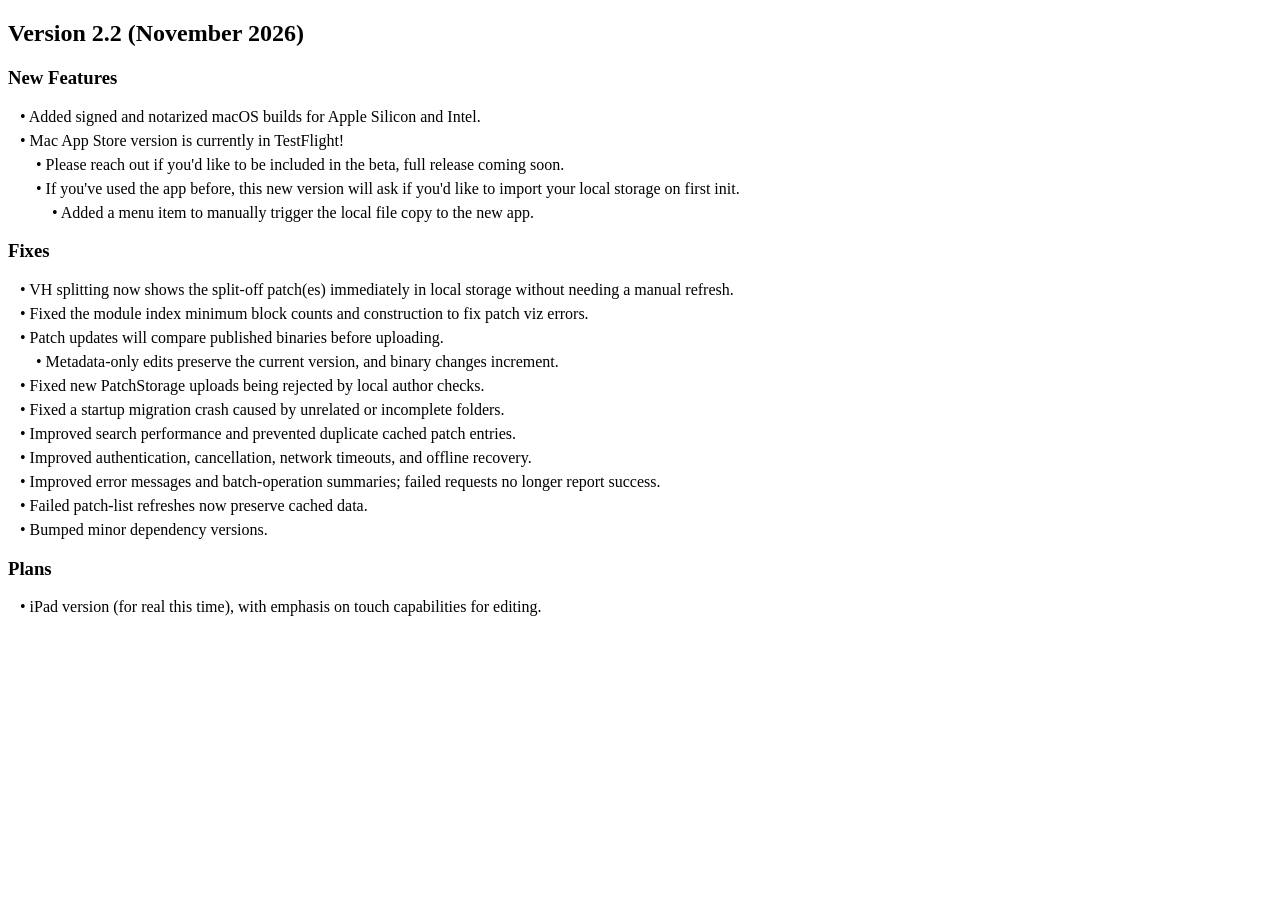
<file: documentation/resources/welcome-changelog.html>
<!DOCTYPE html>
<html><head><meta charset="utf-8"><title>Welcome Changelog</title></head>
<body>
<section id="version-2.2">
<h2>Version 2.2 (November 2026)</h2>
<h3>New Features</h3>
<p style="margin: 6px 0 6px 12px;">&#8226; Added signed and notarized macOS builds for Apple Silicon and Intel.</p>
<p style="margin: 6px 0 6px 12px;">&#8226; Mac App Store version is currently in TestFlight!</p>
<p style="margin: 6px 0 6px 28px;">&#8226; Please reach out if you&#x27;d like to be included in the beta, full release coming soon.</p>
<p style="margin: 6px 0 6px 28px;">&#8226; If you&#x27;ve used the app before, this new version will ask if you&#x27;d like to import your local storage on first init.</p>
<p style="margin: 6px 0 6px 44px;">&#8226; Added a menu item to manually trigger the local file copy to the new app.</p>
<h3>Fixes</h3>
<p style="margin: 6px 0 6px 12px;">&#8226; VH splitting now shows the split-off patch(es) immediately in local storage without needing a manual refresh.</p>
<p style="margin: 6px 0 6px 12px;">&#8226; Fixed the module index minimum block counts and construction to fix patch viz errors.</p>
<p style="margin: 6px 0 6px 12px;">&#8226; Patch updates will compare published binaries before uploading.</p>
<p style="margin: 6px 0 6px 28px;">&#8226; Metadata-only edits preserve the current version, and binary changes increment.</p>
<p style="margin: 6px 0 6px 12px;">&#8226; Fixed new PatchStorage uploads being rejected by local author checks.</p>
<p style="margin: 6px 0 6px 12px;">&#8226; Fixed a startup migration crash caused by unrelated or incomplete folders.</p>
<p style="margin: 6px 0 6px 12px;">&#8226; Improved search performance and prevented duplicate cached patch entries.</p>
<p style="margin: 6px 0 6px 12px;">&#8226; Improved authentication, cancellation, network timeouts, and offline recovery.</p>
<p style="margin: 6px 0 6px 12px;">&#8226; Improved error messages and batch-operation summaries; failed requests no longer report success.</p>
<p style="margin: 6px 0 6px 12px;">&#8226; Failed patch-list refreshes now preserve cached data.</p>
<p style="margin: 6px 0 6px 12px;">&#8226; Bumped minor dependency versions.</p>
<h3>Plans</h3>
<p style="margin: 6px 0 6px 12px;">&#8226; iPad version (for real this time), with emphasis on touch capabilities for editing.</p>
</section>
</body></html>
</file>
<file: web/styles.css>
:root {
  --ink: #171610;
  --muted: #706e63;
  --paper: #f3f0e7;
  --panel: #fffdf7;
  --line: #d8d3c5;
  --acid: #d8ff48;
  --orange: #ff6a3d;
  --blue: #5373ff;
  --shadow: 0 18px 50px rgba(40, 35, 18, .09);
}

* { box-sizing: border-box; }
html { scroll-behavior: smooth; }
body {
  margin: 0;
  color: var(--ink);
  background:
    radial-gradient(circle at 12% 8%, rgba(216,255,72,.22), transparent 25rem),
    linear-gradient(rgba(23,22,16,.035) 1px, transparent 1px),
    linear-gradient(90deg, rgba(23,22,16,.035) 1px, transparent 1px),
    var(--paper);
  background-size: auto, 32px 32px, 32px 32px, auto;
  font-family: Manrope, system-ui, sans-serif;
  min-height: 100vh;
}

button, input { font: inherit; }
button { color: inherit; }
.topbar {
  height: 76px;
  padding: 0 clamp(20px, 5vw, 72px);
  display: flex;
  align-items: center;
  gap: 28px;
  border-bottom: 1px solid rgba(23,22,16,.14);
}
.brand { display: flex; align-items: center; gap: 12px; color: inherit; text-decoration: none; font-size: 15px; letter-spacing: -.02em; }
.brand b { font-weight: 700; }
.brand-mark { display: grid; grid-template-columns: repeat(2, 7px); gap: 3px; background: var(--ink); padding: 7px; border-radius: 5px; }
.brand-mark i { width: 7px; height: 7px; border-radius: 1px; background: var(--acid); }
.brand-mark i:nth-child(2) { background: var(--orange); }
.brand-mark i:nth-child(3) { background: var(--blue); }
.privacy { margin-left: auto; display: flex; align-items: center; gap: 8px; font: 500 11px DM Mono, monospace; text-transform: uppercase; letter-spacing: .08em; color: var(--muted); }
.privacy > span { width: 7px; height: 7px; border-radius: 50%; background: #66a830; box-shadow: 0 0 0 4px rgba(102,168,48,.12); }
.library-nav { display: flex; align-items: center; gap: 7px; padding: 7px 10px; border: 1px solid var(--line); border-radius: 6px; background: rgba(255,255,255,.45); font-size: 12px; cursor: pointer; }
.library-nav:hover { background: white; }
.library-nav span { min-width: 18px; padding: 2px 5px; border-radius: 99px; background: #444851; color: white; font: 500 8px DM Mono, monospace; text-align: center; }
.github-link { color: inherit; text-decoration: none; font-size: 13px; border-left: 1px solid var(--line); padding-left: 28px; }

main { width: min(1180px, calc(100% - 40px)); margin: 0 auto; }
.hero { padding: clamp(72px, 10vw, 132px) 0 90px; max-width: 1000px; margin: auto; }
.eyebrow, .section-label { font: 500 11px DM Mono, monospace; text-transform: uppercase; letter-spacing: .13em; color: var(--muted); }
.eyebrow::before { content: ""; display: inline-block; width: 28px; height: 2px; vertical-align: middle; margin-right: 10px; background: var(--orange); }
h1 { font-size: clamp(56px, 9.6vw, 118px); line-height: .88; letter-spacing: -.075em; margin: 28px 0 32px; font-weight: 600; }
h1 em { font-family: Georgia, serif; font-weight: 400; color: var(--blue); }
.hero-copy { max-width: 610px; font-size: clamp(17px, 2vw, 21px); line-height: 1.55; color: #545247; margin: 0 0 48px; }

.drop-zone { min-height: 150px; padding: 28px 32px; display: flex; align-items: center; gap: 22px; background: var(--panel); border: 1.5px dashed #aaa596; border-radius: 16px; box-shadow: var(--shadow); transition: .2s ease; }
.drop-zone.dragging { transform: translateY(-3px); border-color: var(--blue); box-shadow: 0 18px 55px rgba(83,115,255,.16); }
.drop-zone input { position: absolute; opacity: 0; pointer-events: none; }
.drop-icon { width: 58px; height: 58px; flex: 0 0 auto; display: grid; place-items: center; border: 1px solid var(--line); border-radius: 50%; font-size: 24px; }
.drop-zone strong, .drop-zone span { display: block; }
.drop-zone strong { font-size: 17px; margin-bottom: 7px; }
.drop-zone span { color: var(--muted); font-size: 14px; }
code { font-family: DM Mono, monospace; color: var(--blue); }
.button { border: 0; border-radius: 8px; padding: 13px 18px; font-weight: 700; font-size: 13px; cursor: pointer; transition: transform .15s ease, box-shadow .15s ease; }
.button:hover { transform: translateY(-2px); }
.primary { margin-left: auto; background: var(--ink); color: white; box-shadow: 4px 4px 0 var(--acid); }
.secondary { background: var(--acid); border: 1px solid var(--ink); box-shadow: 3px 3px 0 var(--ink); }
.demo-row { display: flex; justify-content: space-between; align-items: center; padding: 20px 6px; color: var(--muted); font-size: 11px; }
.text-button, .back-button { padding: 0; border: 0; background: none; cursor: pointer; }
.text-button { font: 500 12px DM Mono, monospace; text-decoration: underline; text-underline-offset: 4px; }
.text-button span { display: inline-block; transition: transform .15s ease; }
.text-button:hover span { transform: translateX(4px); }

.library { padding: 58px 0 90px; animation: reveal .4s ease both; }
.library > input { position: absolute; opacity: 0; pointer-events: none; }
.library-head { display: flex; justify-content: space-between; align-items: end; gap: 40px; margin-bottom: 34px; }
.library-head h2 { margin: 20px 0 14px; }
.library-head p { max-width: 650px; margin: 0; color: var(--muted); font-size: 14px; line-height: 1.6; }
.library-head .primary { margin: 0 4px 5px auto; white-space: nowrap; }
.library-toolbar { min-height: 62px; display: flex; align-items: center; gap: 18px; padding: 12px 16px; border: 1px solid #8499b2; border-bottom: 0; border-radius: 10px 10px 0 0; background: #a4bddb; }
.library-search { width: min(420px, 46%); }
.library-search input { width: 100%; }
.sort-label { display: flex; align-items: center; gap: 9px; color: #4c5360; font: 500 9px DM Mono, monospace; text-transform: uppercase; letter-spacing: .05em; }
.sort-label select { padding: 8px 28px 8px 9px; border: 1px solid #89909a; border-radius: 5px; background: #fff; color: #25272b; font: 500 10px Manrope, sans-serif; }
.library-status { margin-left: auto; color: #424955; font: 500 10px DM Mono, monospace; }
.library-table-wrap { overflow: hidden; border: 1px solid #b9b6ac; border-radius: 0 0 10px 10px; background: var(--panel); box-shadow: var(--shadow); }
.library-table-head, .library-row { display: grid; grid-template-columns: minmax(260px, 2.2fr) .55fr .45fr .55fr .8fr 112px; align-items: center; gap: 12px; }
.library-table-head { min-height: 38px; padding: 0 18px; background: #444851; color: #fff; font: 500 8px DM Mono, monospace; text-transform: uppercase; letter-spacing: .08em; }
.library-row { min-height: 70px; padding: 9px 18px; border-bottom: 1px solid #dfdcd2; }
.library-row:last-child { border-bottom: 0; }
.library-row:hover { background: white; }
.library-title { min-width: 0; display: flex; align-items: center; gap: 12px; padding: 0; border: 0; background: none; text-align: left; cursor: pointer; }
.library-title > span:last-child { min-width: 0; }
.library-title strong, .library-title small { display: block; overflow: hidden; text-overflow: ellipsis; white-space: nowrap; }
.library-title strong { font-size: 13px; }
.library-title small { margin-top: 4px; color: var(--muted); font: 400 9px DM Mono, monospace; }
.library-patch-icon { flex: 0 0 auto; display: grid; grid-template-columns: repeat(2, 7px); gap: 2px; padding: 7px; border-radius: 4px; background: #5e616e; }
.library-patch-icon i { width: 7px; height: 7px; border-radius: 1px; background: #a4bddb; }
.library-patch-icon i:nth-child(2) { background: #ff8b55; }
.library-patch-icon i:nth-child(3) { background: #d8ff48; }
.library-stat, .library-date { color: #55564f; font: 500 10px DM Mono, monospace; }
.library-actions { display: flex; justify-content: flex-end; gap: 5px; }
.library-actions button { width: 29px; height: 29px; border: 1px solid #aaa; border-radius: 4px; background: linear-gradient(#fff, #e5e5e5); cursor: pointer; }
.library-actions button:hover { background: #d9ebf9; }
.library-actions button:last-child:hover { background: #ffe1d8; }
.library-empty { padding: 70px 20px; text-align: center; }
.library-empty strong, .library-empty p { display: block; }
.library-empty strong { margin-top: 17px; font-size: 18px; }
.library-empty p { color: var(--muted); font-size: 12px; }
.empty-grid { display: inline-grid; grid-template-columns: repeat(2, 13px); gap: 4px; padding: 13px; border: 1px solid #bcb9af; border-radius: 7px; }
.empty-grid i { width: 13px; height: 13px; border-radius: 2px; background: #a4bddb; }
.empty-grid i:nth-child(2) { background: #ff8b55; }
.empty-grid i:nth-child(3) { background: #d8ff48; }
.library-no-results { padding: 50px; color: var(--muted); text-align: center; font-size: 12px; }

.browse { padding: 58px 0 90px; animation: reveal .4s ease both; }
.browse-head h2 { margin: 20px 0 14px; }
.browse-head p { max-width: 670px; margin: 0 0 30px; color: var(--muted); font-size: 14px; line-height: 1.6; }
.browse-toolbar { display: flex; align-items: center; gap: 12px; padding: 14px; border: 1px solid #8499b2; border-radius: 10px; background: #a4bddb; margin-bottom: 20px; }
.browse-search { width: min(580px, 65%); }
.browse-search input { width: 100%; }
.browse-result-count { margin-left: auto; color: #424955; font: 500 10px DM Mono, monospace; }
.browse-message { padding: 48px; border: 1px solid var(--line); border-radius: 10px; background: var(--panel); color: var(--muted); text-align: center; font-size: 13px; }
.browse-message.loading::before { content: ""; display: inline-block; width: 10px; height: 10px; margin-right: 9px; border: 2px solid #a4bddb; border-top-color: #444851; border-radius: 50%; animation: spin .8s linear infinite; }
.browse-message.error { background: #fff2ed; border-color: #eab8a8; color: #72594f; }
@keyframes spin { to { transform: rotate(360deg); } }
.patch-grid { display: grid; grid-template-columns: repeat(3, minmax(0,1fr)); gap: 18px; }
.community-card { min-width: 0; overflow: hidden; border: 1px solid #c8c4b8; border-radius: 10px; background: var(--panel); box-shadow: 0 10px 30px rgba(40,35,18,.06); transition: transform .15s ease, box-shadow .15s ease; }
.community-card:hover { transform: translateY(-3px); box-shadow: var(--shadow); }
.community-art { width: 100%; height: 170px; display: grid; place-items: center; padding: 0; overflow: hidden; border: 0; border-bottom: 1px solid #c8c4b8; background: #444851; cursor: pointer; }
.community-art img { width: 100%; height: 100%; object-fit: cover; transition: transform .25s ease; }
.community-card:hover .community-art img { transform: scale(1.025); }
.art-placeholder { background-color: #444851 !important; background-image: radial-gradient(circle, rgba(255,255,255,.18) 1px, transparent 1px) !important; background-size: 16px 16px !important; color: #a4bddb; font: 600 25px DM Mono, monospace; letter-spacing: .16em; }
.community-body { padding: 17px 18px 14px; }
.community-category { color: var(--blue); font: 500 8px DM Mono, monospace; text-transform: uppercase; letter-spacing: .1em; }
.community-title { display: block; width: 100%; margin: 7px 0 4px; padding: 0; overflow: hidden; border: 0; background: none; font-size: 17px; font-weight: 700; text-align: left; text-overflow: ellipsis; white-space: nowrap; cursor: pointer; }
.community-author { margin: 0; color: var(--muted); font: 400 9px DM Mono, monospace; }
.community-excerpt { height: 44px; margin: 13px 0; overflow: hidden; color: #5c5a51; font-size: 11px; line-height: 1.45; }
.community-footer { display: flex; gap: 15px; padding-top: 11px; border-top: 1px solid #e3dfd5; color: var(--muted); font: 400 9px DM Mono, monospace; }
.community-footer span:last-child { margin-left: auto; }
.browse-pagination { display: flex; justify-content: center; align-items: center; gap: 18px; padding: 30px 0 14px; }
.browse-pagination span { min-width: 130px; text-align: center; font: 500 10px DM Mono, monospace; }
.browse-pagination button:disabled { opacity: .4; transform: none; cursor: default; }
.patchstorage-credit { color: var(--muted); font: 400 9px DM Mono, monospace; text-align: center; }
.patchstorage-credit a { color: inherit; }

.patch-dialog { width: min(790px, calc(100% - 28px)); max-height: min(850px, calc(100vh - 30px)); padding: 0; overflow: auto; border: 1px solid #25272d; border-radius: 12px; background: #f8f7f2; color: var(--ink); box-shadow: 0 28px 90px rgba(0,0,0,.4); }
.patch-dialog::backdrop { background: rgba(27,28,32,.75); backdrop-filter: blur(3px); }
.patch-dialog-close { position: fixed; z-index: 3; margin: 14px 0 0 14px; }
.patch-dialog-art { height: 250px; display: grid; place-items: center; overflow: hidden; background: #444851; }
.patch-dialog-art img { width: 100%; height: 100%; object-fit: cover; }
.patch-dialog-body { padding: 28px 32px 32px; }
.patch-dialog-body h2 { margin: 8px 0 7px; font-size: 42px; }
.patch-dialog-byline { margin: 0; color: var(--muted); font: 400 10px DM Mono, monospace; }
.patch-dialog-stats { display: flex; gap: 1px; margin: 22px 0; overflow: hidden; border: 1px solid #c6c3b9; border-radius: 6px; background: #c6c3b9; }
.patch-dialog-stats span { flex: 1; padding: 10px 14px; background: white; }
.patch-dialog-stats strong, .patch-dialog-stats small { display: block; }
.patch-dialog-stats strong { font-size: 17px; }
.patch-dialog-stats small { margin-top: 2px; color: var(--muted); font: 400 8px DM Mono, monospace; text-transform: uppercase; }
.patch-dialog-content { max-height: 190px; overflow: auto; color: #4f4d45; font-size: 12px; line-height: 1.7; white-space: pre-line; }
.patch-dialog-tags { display: flex; flex-wrap: wrap; gap: 5px; margin: 20px 0; }
.patch-dialog-tags span { padding: 5px 8px; border-radius: 4px; background: #e6e3da; font: 500 8px DM Mono, monospace; text-transform: uppercase; }
.patch-dialog-actions { display: flex; align-items: center; gap: 12px; }
.patch-dialog-actions .primary { margin-left: 0; }
.patch-dialog-actions a { text-decoration: none; }
.download-status { min-height: 18px; margin: 15px 0 0; color: var(--muted); font: 400 9px DM Mono, monospace; }

.banks { padding: 58px 0 90px; animation: reveal .4s ease both; }
.banks-head { display: flex; justify-content: space-between; align-items: end; gap: 30px; margin-bottom: 30px; }
.banks-head h2 { margin: 20px 0 14px; }
.banks-head p { margin: 0; color: var(--muted); font-size: 14px; }
.banks-head-actions { display: flex; gap: 8px; margin-left: auto; }
#bank-import-input, #bank-folder-input { display: none; }
.bank-layout { display: grid; grid-template-columns: 235px minmax(0,1fr); gap: 18px; align-items: start; }
.bank-sidebar { position: sticky; top: 15px; }
.bank-list { display: grid; padding: 8px; }
.bank-list-item { min-width: 0; display: grid; grid-template-columns: 34px 1fr; gap: 10px; align-items: center; padding: 10px; border: 0; border-radius: 6px; background: transparent; text-align: left; cursor: pointer; }
.bank-list-item:hover { background: #eeece5; }
.bank-list-item.active { background: #444851; color: white; }
.bank-list-item strong, .bank-list-item small { display: block; overflow: hidden; text-overflow: ellipsis; white-space: nowrap; }
.bank-list-item strong { font-size: 11px; }
.bank-list-item small { margin-top: 3px; color: #8a887f; font: 400 8px DM Mono, monospace; }
.bank-list-item.active small { color: #c4c7ce; }
.bank-mini-grid { display: grid; grid-template-columns: repeat(2, 6px); gap: 3px; place-content: center; width: 32px; height: 32px; border-radius: 4px; background: #c6c4bd; }
.bank-mini-grid i { width: 6px; height: 6px; border-radius: 1px; background: #eee; }
.bank-mini-grid i.filled { background: #5373ff; }
.bank-editor { min-height: 430px; }
.bank-empty { padding: 100px 25px; text-align: center; }
.bank-empty strong, .bank-empty p { display: block; }
.bank-empty strong { margin-top: 16px; font-size: 19px; }
.bank-empty p { color: var(--muted); font-size: 12px; }
.bank-editor-head { display: flex; align-items: end; justify-content: space-between; gap: 20px; padding: 20px 22px; border-bottom: 1px solid var(--line); background: #f7f7f5; }
.bank-editor-head label { flex: 1; }
.bank-editor-head label span { display: block; margin-bottom: 6px; }
.bank-editor-head input { width: min(100%, 380px); padding: 8px 10px; border: 1px solid #999; border-radius: 5px; background: white; font-size: 17px; font-weight: 700; }
.bank-editor-actions { display: flex; gap: 7px; }
.bank-editor-actions .button { padding: 9px 11px; }
.danger-button { padding: 9px 11px; border: 1px solid #c78f80; border-radius: 6px; background: #fff1ec; color: #8b3824; font-size: 11px; cursor: pointer; }
.bank-health { display: flex; gap: 1px; background: #aaa; border-bottom: 1px solid #aaa; }
.bank-health span { flex: 1; padding: 9px 13px; background: #fff; color: var(--muted); font: 400 8px DM Mono, monospace; text-transform: uppercase; }
.bank-health b { color: var(--ink); font-size: 11px; }
.bank-health .health-ready { border-top: 3px solid #56a55d; }
.bank-health .health-warning { background: #fff8df; color: #856615; }
.bank-health .health-error { background: #fff0ec; color: #9a3a25; }
.bank-workspace { display: grid; grid-template-columns: minmax(410px, 1.35fr) minmax(240px, .7fr); min-height: 590px; }
.bank-slots-wrap { border-right: 1px solid var(--line); }
.bank-slots-head, .bank-slot { display: grid; grid-template-columns: 48px minmax(0,1fr) 65px 30px; gap: 9px; align-items: center; }
.bank-slots-head { position: sticky; top: 0; z-index: 2; min-height: 32px; padding: 0 12px; background: #444851; color: #fff; font: 500 7px DM Mono, monospace; text-transform: uppercase; letter-spacing: .07em; }
.bank-slots-head span:nth-child(2) { grid-column: 2; }
.bank-slots-head span:nth-child(3) { grid-column: 3; }
.bank-slots { height: 560px; overflow: auto; }
.bank-slot { min-height: 53px; padding: 6px 12px; border-bottom: 1px solid #e1ded5; transition: background .12s ease; }
.bank-slot:nth-child(even) { background: #fbfaf6; }
.bank-slot.drag-over { background: #d9ebf9; box-shadow: inset 0 0 0 2px #5373ff; }
.bank-slot.duplicate { box-shadow: inset 3px 0 #e2a413; }
.bank-slot.missing { box-shadow: inset 3px 0 #ef4c4c; }
.slot-number { color: #77766f; font: 500 10px DM Mono, monospace; }
.slot-patch { min-width: 0; padding: 0; border: 0; background: none; text-align: left; cursor: pointer; }
.slot-patch strong, .slot-patch small { display: block; overflow: hidden; text-overflow: ellipsis; white-space: nowrap; }
.slot-patch strong { font-size: 10px; }
.slot-patch small { margin-top: 3px; color: var(--muted); font: 400 7px DM Mono, monospace; }
.bank-slot:not(.filled) .slot-patch strong { color: #aaa79d; font-weight: 500; }
.slot-state { color: #88867f; font: 500 7px DM Mono, monospace; text-transform: uppercase; }
.bank-slot.filled .slot-state { color: #43864a; }
.bank-slot.duplicate .slot-state { color: #997916; }
.slot-clear { width: 25px; height: 25px; border: 1px solid #bbb; border-radius: 4px; background: #f2f1ed; cursor: pointer; }
.slot-clear:hover { background: #ffe1d8; }
.bank-palette { min-width: 0; background: #f1efe8; }
.bank-palette-head { padding: 16px; border-bottom: 1px solid var(--line); }
.bank-palette-head .search { margin-top: 9px; }
.bank-palette-head .search input { width: 100%; }
.palette-help { margin: 0; padding: 9px 16px; border-bottom: 1px solid var(--line); color: var(--muted); font: 400 8px/1.5 DM Mono, monospace; }
.bank-patch-list { height: 483px; overflow: auto; padding: 7px; }
.bank-patch { width: 100%; min-width: 0; display: flex; align-items: center; gap: 9px; padding: 8px; border: 1px solid transparent; border-radius: 5px; background: transparent; text-align: left; cursor: grab; }
.bank-patch:hover { background: white; }
.bank-patch.selected { border-color: #5373ff; background: #eef1ff; }
.bank-patch > span:last-child { min-width: 0; }
.bank-patch strong, .bank-patch small { display: block; overflow: hidden; text-overflow: ellipsis; white-space: nowrap; }
.bank-patch strong { font-size: 9px; }
.bank-patch small { margin-top: 3px; color: var(--muted); font: 400 7px DM Mono, monospace; }
.bank-patch .library-patch-icon { padding: 5px; }
.bank-patch .library-patch-icon i { width: 5px; height: 5px; }
.palette-empty { padding: 25px 10px; color: var(--muted); font-size: 10px; text-align: center; }
.bank-statusbar { display: flex; justify-content: space-between; gap: 15px; padding: 8px 12px; background: #444851; color: #d4d6da; font: 400 8px DM Mono, monospace; }

.metadata-dialog { width: min(760px, calc(100% - 28px)); max-height: min(900px, calc(100vh - 30px)); padding: 0; overflow: auto; border: 1px solid #25272d; border-radius: 12px; background: #f7f6f1; color: var(--ink); box-shadow: 0 28px 90px rgba(0,0,0,.4); }
.metadata-dialog::backdrop { background: rgba(27,28,32,.75); backdrop-filter: blur(3px); }
.metadata-dialog form > input[type="file"] { position: absolute; opacity: 0; pointer-events: none; }
.metadata-dialog-head { display: flex; justify-content: space-between; gap: 20px; padding: 28px 30px 22px; border-bottom: 1px solid var(--line); background: white; }
.metadata-dialog-head h2 { margin: 7px 0 4px; font-size: 38px; }
.metadata-dialog-head p { margin: 0; color: var(--muted); font: 400 9px DM Mono, monospace; }
.metadata-fields { display: grid; grid-template-columns: repeat(2, minmax(0,1fr)); gap: 18px; padding: 26px 30px; }
.metadata-fields label > span, .rating-field legend { display: block; margin-bottom: 7px; color: #535249; font: 500 9px DM Mono, monospace; text-transform: uppercase; letter-spacing: .05em; }
.metadata-fields label small { color: #99968b; text-transform: none; letter-spacing: 0; }
.metadata-fields input, .metadata-fields textarea { width: 100%; padding: 10px 11px; border: 1px solid #aaa79d; border-radius: 5px; background: white; color: var(--ink); font-size: 12px; outline: 0; }
.metadata-fields input:focus, .metadata-fields textarea:focus { border-color: #5373ff; box-shadow: 0 0 0 3px rgba(83,115,255,.12); }
.metadata-fields textarea { resize: vertical; line-height: 1.55; }
.field-wide { grid-column: 1 / -1; }
.rating-field { margin: 0; padding: 0; border: 0; }
.rating-stars { display: flex; gap: 3px; }
.rating-stars button { padding: 2px; border: 0; background: none; color: #c7c4ba; font-size: 25px; cursor: pointer; }
.rating-stars button.active { color: #e2a413; }
.metadata-dialog-footer { position: sticky; bottom: 0; display: flex; align-items: center; gap: 16px; padding: 15px 30px; border-top: 1px solid #aaa; background: #444851; color: white; }
.metadata-dialog-footer > div { display: flex; gap: 15px; }
.metadata-dialog-footer .text-button { color: white; }
.metadata-dialog-footer > span { flex: 1; color: #c6c8ce; font: 400 8px DM Mono, monospace; text-align: right; }
.metadata-dialog-footer .primary { margin-left: 0; background: #d8ff48; color: #171610; }

.versions-dialog { width: min(1080px, calc(100% - 28px)); height: min(820px, calc(100vh - 30px)); padding: 0; overflow: hidden; border: 1px solid #25272d; border-radius: 12px; background: #f7f6f1; color: var(--ink); box-shadow: 0 28px 90px rgba(0,0,0,.4); }
.versions-dialog::backdrop { background: rgba(27,28,32,.75); backdrop-filter: blur(3px); }
.versions-head { display: flex; justify-content: space-between; gap: 20px; padding: 22px 26px 18px; border-bottom: 1px solid var(--line); background: white; }
.versions-head h2 { margin: 5px 0 3px; font-size: 32px; }
.versions-head p { margin: 0; color: var(--muted); font: 400 9px DM Mono, monospace; }
.snapshot-form { display: grid; grid-template-columns: .8fr 1.5fr auto; gap: 12px; align-items: end; padding: 14px 26px; background: #a4bddb; border-bottom: 1px solid #8499b2; }
.snapshot-form label span { display: block; margin-bottom: 5px; color: #454b54; font: 500 8px DM Mono, monospace; text-transform: uppercase; }
.snapshot-form input { width: 100%; padding: 8px 9px; border: 1px solid #89909a; border-radius: 5px; font-size: 11px; }
.snapshot-form .primary { margin-left: 0; }
.versions-toolbar { min-height: 45px; display: flex; align-items: center; gap: 20px; padding: 7px 18px; border-bottom: 1px solid #b9b6ac; background: #f0eee7; color: var(--muted); font: 400 9px DM Mono, monospace; }
.versions-toolbar span:nth-child(2) { margin-left: auto; }
.versions-toolbar .button { padding: 8px 10px; }
.versions-body { display: grid; grid-template-columns: minmax(390px,.9fr) minmax(0,1.25fr); height: calc(100% - 231px); }
.revision-timeline { overflow: auto; border-right: 1px solid #aaa; background: white; }
.revision-item { display: grid; grid-template-columns: 27px minmax(0,1fr) auto; gap: 8px; padding: 14px 15px; border-bottom: 1px solid #e1ded5; }
.revision-item.selected { background: #eef1ff; box-shadow: inset 3px 0 #5373ff; }
.revision-select { position: relative; padding-top: 2px; }
.revision-select input { position: absolute; opacity: 0; }
.revision-select i { display: block; width: 16px; height: 16px; border: 1px solid #999; border-radius: 3px; background: white; }
.revision-select input:checked + i { background: #5373ff; box-shadow: inset 0 0 0 3px white; }
.revision-copy { min-width: 0; }
.revision-copy strong, .revision-copy time { display: block; }
.revision-copy strong { font-size: 12px; }
.revision-copy time { margin-top: 3px; color: var(--muted); font: 400 8px DM Mono, monospace; }
.revision-copy p { margin: 8px 0 5px; color: #5d5b53; font-size: 10px; line-height: 1.4; }
.revision-metrics { color: #858279; font: 400 7px DM Mono, monospace; }
.revision-actions { display: flex; flex-direction: column; gap: 3px; }
.revision-actions button { min-width: 47px; padding: 4px 5px; border: 1px solid #b9b6ad; border-radius: 3px; background: linear-gradient(#fff,#e7e6e1); font: 500 7px DM Mono, monospace; cursor: pointer; }
.revision-actions button:last-child:hover { background: #ffe1d8; }
.revision-empty, .comparison-empty { padding: 70px 25px; color: var(--muted); text-align: center; }
.revision-empty strong, .comparison-empty strong { color: var(--ink); }
.revision-empty p, .comparison-empty p { font-size: 11px; }
.comparison-panel { min-width: 0; overflow: auto; background: #f7f6f1; }
.comparison-title { display: grid; grid-template-columns: 1fr auto 1fr; gap: 10px; align-items: center; padding: 18px 20px; border-bottom: 1px solid var(--line); font-size: 13px; font-weight: 700; }
.comparison-title span:last-child { text-align: right; }
.comparison-title b { color: var(--blue); }
.comparison-summary { display: grid; grid-template-columns: repeat(4,1fr); gap: 1px; background: #c7c4bb; border-bottom: 1px solid #c7c4bb; }
.comparison-summary span { padding: 15px; background: white; }
.comparison-summary strong, .comparison-summary small { display: block; }
.comparison-summary strong { font-size: 18px; }
.comparison-summary small { margin-top: 3px; color: var(--muted); font: 400 7px DM Mono, monospace; text-transform: uppercase; }
.comparison-summary .positive strong { color: #43864a; }
.comparison-summary .negative strong { color: #b44931; }
.comparison-changes { display: grid; grid-template-columns: repeat(2,minmax(0,1fr)); gap: 12px; padding: 18px; }
.comparison-changes section { padding: 13px; border: 1px solid #d2cfc5; border-radius: 6px; background: white; }
.comparison-changes h4 { margin: 0 0 9px; font-size: 10px; }
.comparison-changes section div { display: flex; flex-wrap: wrap; gap: 4px; }
.comparison-changes section span { padding: 4px 6px; border-radius: 3px; background: #eae7de; font: 400 7px DM Mono, monospace; }
.versions-status { position: absolute; bottom: 0; left: 0; right: 0; padding: 8px 14px; background: #444851; color: #d4d6da; font: 400 8px DM Mono, monospace; }

.workspace { padding: 56px 0 90px; animation: reveal .45s ease both; }
@keyframes reveal { from { opacity: 0; transform: translateY(12px); } }
.workspace-head { display: flex; align-items: end; justify-content: space-between; gap: 30px; margin-bottom: 34px; }
.workspace-actions { display: flex; gap: 9px; }
.back-button { color: var(--muted); font-size: 12px; margin-bottom: 14px; }
.title-line { display: flex; align-items: center; gap: 14px; flex-wrap: wrap; }
h2 { font-size: clamp(38px, 6vw, 64px); line-height: 1; letter-spacing: -.055em; margin: 0; }
.file-pill { font: 400 10px DM Mono, monospace; border: 1px solid var(--line); border-radius: 99px; padding: 7px 10px; color: var(--muted); }
.metrics { display: grid; grid-template-columns: repeat(4, 1fr); background: var(--ink); color: white; border-radius: 14px; overflow: hidden; margin-bottom: 22px; box-shadow: var(--shadow); }
.metrics article { padding: 24px 26px; border-right: 1px solid rgba(255,255,255,.16); }
.metrics article:last-child { border: 0; }
.metrics span { display: block; color: #aaa89f; font: 500 10px DM Mono, monospace; text-transform: uppercase; letter-spacing: .1em; margin-bottom: 12px; }
.metrics strong { font-size: 30px; letter-spacing: -.04em; }
.view-tabs { display: flex; align-items: end; gap: 4px; padding: 0 10px; border-bottom: 1px solid #9baabd; margin-bottom: 22px; }
.view-tab { border: 1px solid #9baabd; border-bottom: 0; border-radius: 9px 9px 0 0; padding: 10px 22px; background: #777e88; color: white; font: 600 12px Manrope, sans-serif; cursor: pointer; }
.view-tab.active { background: #a4bddb; color: #171610; padding-top: 13px; }
.beta-tag { margin-left: 7px; padding: 2px 5px; border-radius: 3px; background: var(--acid); color: #171610; font: 500 8px DM Mono, monospace; text-transform: uppercase; letter-spacing: .06em; }
.view-pane[hidden] { display: none !important; }
.dashboard { display: grid; grid-template-columns: minmax(0, 1.7fr) minmax(280px, .8fr); gap: 22px; align-items: start; }
.panel { background: rgba(255,253,247,.88); border: 1px solid var(--line); border-radius: 14px; overflow: hidden; box-shadow: 0 10px 35px rgba(40,35,18,.055); }
.panel-head { display: flex; align-items: center; justify-content: space-between; gap: 18px; padding: 24px 26px; border-bottom: 1px solid var(--line); }
.panel-head.compact { border-bottom: 0; padding-bottom: 14px; }
h3 { margin: 5px 0 0; font-size: 21px; letter-spacing: -.03em; }
.search { display: flex; align-items: center; gap: 7px; padding: 8px 11px; border: 1px solid var(--line); border-radius: 7px; background: white; }
.search input { width: 150px; border: 0; outline: 0; background: transparent; font-size: 12px; }
.module-list { max-height: 670px; overflow: auto; }
.module-row { display: grid; grid-template-columns: 38px minmax(150px, 1.5fr) 1fr 80px 70px; align-items: center; gap: 14px; padding: 16px 26px; border-bottom: 1px solid #e8e4d9; transition: background .15s ease; }
.module-row:last-child { border: 0; }
.module-row:hover, .module-row:focus-visible { background: white; outline: none; box-shadow: inset 3px 0 var(--blue); cursor: pointer; }
.module-number { font: 500 10px DM Mono, monospace; color: #9b988c; }
.module-name strong, .module-name span { display: block; }
.module-name strong { font-size: 13px; }
.module-name span { font-size: 10px; color: var(--muted); margin-top: 3px; }
.category { justify-self: start; padding: 5px 8px; border-radius: 4px; background: #eeeae0; font: 500 9px DM Mono, monospace; text-transform: uppercase; letter-spacing: .06em; }
.page-num, .cpu { font: 400 11px DM Mono, monospace; color: var(--muted); }
.color-dot { width: 9px; height: 9px; border-radius: 2px; display: inline-block; margin-right: 7px; vertical-align: -1px; }
.empty-filter { padding: 40px; text-align: center; color: var(--muted); font-size: 13px; }
.side-column { display: grid; gap: 22px; }
.page-list { padding: 0 24px 24px; display: grid; gap: 9px; }
.page-item { display: grid; grid-template-columns: 29px 1fr auto; align-items: center; gap: 11px; font-size: 12px; }
.page-index { width: 29px; height: 29px; display: grid; place-items: center; background: var(--ink); color: white; border-radius: 5px; font: 500 10px DM Mono, monospace; }
.page-item b { font-weight: 600; white-space: nowrap; overflow: hidden; text-overflow: ellipsis; }
.page-item span:last-child { font: 400 10px DM Mono, monospace; color: var(--muted); }
.strength-chart { display: flex; align-items: end; gap: 7px; height: 150px; padding: 10px 24px 24px; }
.bar-wrap { flex: 1; height: 100%; display: flex; flex-direction: column; justify-content: end; align-items: center; gap: 6px; }
.bar { width: 100%; min-height: 2px; border-radius: 3px 3px 0 0; background: var(--blue); }
.bar-wrap:nth-child(3n+2) .bar { background: var(--orange); }
.bar-wrap:nth-child(3n) .bar { background: var(--acid); border: 1px solid #a6be3d; }
.bar-wrap small { font: 400 8px DM Mono, monospace; color: var(--muted); }

.visualizer { background: #a4bddb; border: 1px solid #8499b2; border-radius: 12px; overflow: hidden; box-shadow: var(--shadow); }
.visualizer-toolbar { min-height: 82px; padding: 18px 22px; display: flex; align-items: center; gap: 24px; background: #f7f7f5; border-bottom: 1px solid #8499b2; }
.visualizer-toolbar h3 { margin-top: 3px; }
.page-filters { display: flex; gap: 5px; flex: 1; flex-wrap: wrap; }
.page-filter { min-width: 32px; padding: 7px 9px; border: 1px solid #9299a2; border-radius: 5px; background: linear-gradient(#fff, #e2e3e5); color: #27292c; font: 500 9px DM Mono, monospace; cursor: pointer; }
.page-filter:hover, .page-filter.active { background: #444851; color: white; border-color: #31363b; }
.visualizer-key { display: grid; justify-items: end; gap: 7px; color: #74716a; font: 400 9px DM Mono, monospace; }
.visualizer-key span { display: flex; align-items: center; gap: 7px; }
.line-key { display: inline-block; width: 24px; height: 2px; background: #ff8b55; }
.graph-scroll { overflow: auto; background: #31363b; scrollbar-color: #777b84 #272a2e; }
.graph-canvas { position: relative; min-height: 560px; background-color: #31363b; background-image: radial-gradient(circle, rgba(255,255,255,.19) 1px, transparent 1px); background-size: 18px 18px; }
#connection-layer { position: absolute; inset: 0; width: 100%; height: 100%; overflow: visible; }
.page-guide rect { fill: rgba(68,72,81,.52); stroke: #646975; stroke-width: 1; rx: 8px; }
.page-guide text { fill: #a9adb5; font: 500 10px DM Mono, monospace; letter-spacing: .08em; text-transform: uppercase; }
.page-guide.muted { opacity: .2; }
.connection-path { fill: none; stroke: #ff8b55; stroke-width: 2; stroke-linecap: round; opacity: .75; animation: route-in .55s var(--route-delay) ease both; }
.connection-path:hover, .connection-path:focus, .connection-path.selected { opacity: 1; stroke-width: 5; outline: none; filter: drop-shadow(0 0 4px rgba(255,139,85,.75)); }
@keyframes route-in { from { stroke-dasharray: 8 800; stroke-dashoffset: 808; opacity: 0; } }
#graph-modules { position: absolute; inset: 0; }
.graph-module { position: absolute; z-index: 2; width: 94px; min-height: 62px; padding: 9px 8px 8px; border: 1px solid #111216; border-top: 4px solid var(--module-color); border-radius: 5px; background: #5e616e; color: white; box-shadow: 0 4px 9px rgba(0,0,0,.3); text-align: left; cursor: pointer; transition: transform .14s ease, background .14s ease; }
.graph-module:hover, .graph-module:focus-visible { transform: translateY(-3px); background: #707480; outline: 2px solid white; outline-offset: 2px; }
.graph-module[hidden], .connection-path[hidden] { display: none; }
.graph-module span, .graph-module strong, .graph-module small { display: block; overflow: hidden; text-overflow: ellipsis; white-space: nowrap; }
.graph-index { color: #c0c3ca; font: 400 8px DM Mono, monospace; margin-bottom: 5px; }
.graph-module strong { font-size: 10px; }
.graph-module small { color: #d1d3d8; font: 400 8px DM Mono, monospace; margin-top: 4px; }
.footprint { display: flex !important; gap: 2px; margin-top: 7px; }
.footprint i { width: 6px; height: 6px; border: 1px solid rgba(255,255,255,.65); border-radius: 1px; background: var(--module-color); }
.inspector-strip { display: grid; grid-template-columns: .8fr 1.2fr 1.25fr; gap: 1px; background: #777b84; border-top: 1px solid #777b84; }
.inspector-card { min-height: 130px; padding: 17px 20px; background: #f7f7f5; }
.patch-metadata { display: grid; grid-template-columns: auto 1fr; gap: 7px 16px; margin: 13px 0 0; font-size: 10px; }
.patch-metadata dt { color: var(--muted); }
.patch-metadata dd { margin: 0; justify-self: end; font-family: DM Mono, monospace; }
.starred-list { margin-top: 11px; display: grid; grid-template-columns: repeat(2, minmax(0,1fr)); gap: 5px; }
.starred-item { display: grid; grid-template-columns: 15px 1fr; gap: 0 6px; padding: 7px; border: 1px solid #cacaca; border-radius: 4px; background: white; text-align: left; cursor: pointer; }
.starred-item > span { grid-row: 1 / 3; color: #e2a413; }
.starred-item b, .starred-item small { overflow: hidden; text-overflow: ellipsis; white-space: nowrap; }
.starred-item b { font-size: 9px; }
.starred-item small { color: var(--muted); font: 400 7px DM Mono, monospace; margin-top: 2px; }
.inspector-empty { color: var(--muted); font-size: 10px; }
.route-inspector { border-left: 4px solid transparent; transition: border-color .15s ease; }
.route-inspector.has-route { border-left-color: #ff8b55; }
.route-inspector strong { display: block; margin-top: 17px; font-size: 13px; }
.route-inspector p { color: var(--muted); font: 400 9px/1.6 DM Mono, monospace; }
.visualizer-status { display: flex; justify-content: space-between; padding: 8px 14px; background: #444851; color: #d4d6da; font: 400 9px DM Mono, monospace; }

.module-dialog { width: min(610px, calc(100% - 28px)); max-height: min(780px, calc(100vh - 40px)); padding: 0; border: 1px solid #25272d; border-radius: 12px; background: #f8f7f2; color: var(--ink); box-shadow: 0 28px 90px rgba(0,0,0,.35); overflow: auto; }
.module-dialog::backdrop { background: rgba(27,28,32,.72); backdrop-filter: blur(3px); }
.dialog-color { height: 8px; position: sticky; top: 0; z-index: 2; }
.dialog-head { display: flex; justify-content: space-between; gap: 20px; padding: 28px 30px 15px; }
.dialog-head h2 { font-size: 38px; margin-top: 8px; }
.dialog-head p { margin: 8px 0 0; color: var(--muted); font: 400 10px DM Mono, monospace; }
.dialog-close { width: 34px; height: 34px; display: grid; place-items: center; border: 1px solid #aaa; border-radius: 5px; background: linear-gradient(#fff, #ddd); font-size: 22px; cursor: pointer; }
.dialog-description { margin: 0; padding: 0 30px 24px; color: #57564f; font-size: 13px; line-height: 1.65; }
.module-facts { margin: 0 30px 24px; display: grid; grid-template-columns: repeat(4, 1fr); border: 1px solid #c4c4c4; border-radius: 6px; overflow: hidden; }
.module-facts dt, .module-facts dd { margin: 0; padding: 8px 10px; }
.module-facts dt { background: #444851; color: white; font: 500 8px DM Mono, monospace; text-transform: uppercase; letter-spacing: .05em; }
.module-facts dd { background: white; font: 600 12px Manrope, sans-serif; }
.parameter-section { border-top: 1px solid #c9c7bf; background: white; padding: 22px 30px 30px; }
.parameter-title { display: flex; justify-content: space-between; margin-bottom: 12px; }
.parameter-title > span:last-child { color: var(--muted); font: 400 9px DM Mono, monospace; }
.parameter-list { display: grid; gap: 7px; max-height: 260px; overflow: auto; }
.parameter-row { display: grid; grid-template-columns: minmax(100px, 1fr) 1.4fr 48px; gap: 12px; align-items: center; font-size: 11px; }
.parameter-row > span { text-transform: capitalize; overflow: hidden; text-overflow: ellipsis; white-space: nowrap; }
.parameter-meter { height: 7px; border-radius: 99px; background: #ddd; overflow: hidden; }
.parameter-meter i { display: block; height: 100%; background: #5373ff; border-radius: inherit; }
.parameter-row code { text-align: right; color: var(--muted); font-size: 9px; }
.no-parameters { margin: 4px 0 0; color: var(--muted); font-size: 12px; }
.block-section { border-top: 1px solid #c9c7bf; padding: 22px 30px 30px; }
.block-list { display: grid; grid-template-columns: repeat(2, minmax(0,1fr)); gap: 6px; }
.block-item { display: grid; grid-template-columns: 9px 1fr auto; gap: 7px; align-items: center; padding: 8px; border: 1px solid #d1cfc7; border-radius: 4px; background: white; }
.block-item i { width: 8px; height: 8px; border-radius: 2px; background: #8e9199; }
.block-item.audio_in i { background: #4f6dff; }
.block-item.audio_out i { background: #ff6a3d; }
.block-item.cv_in i { background: #56a55d; }
.block-item.cv_out i { background: #e2a413; }
.block-item span { overflow: hidden; text-overflow: ellipsis; white-space: nowrap; font-size: 10px; text-transform: capitalize; }
.block-item small { color: var(--muted); font: 400 7px DM Mono, monospace; text-transform: uppercase; }
.module-dialog-actions { display: flex; align-items: center; justify-content: space-between; gap: 18px; padding: 15px 30px; border-top: 1px solid #c9c7bf; background: #eeece5; }
.module-dialog-actions span { color: var(--muted); font: 400 8px DM Mono, monospace; }
.error-card { max-width: 680px; margin: 100px auto; padding: 38px; background: #fff2ed; border: 1px solid #eab8a8; border-radius: 14px; }
.error-card strong { font-size: 22px; }
.error-card p { color: #72594f; line-height: 1.6; }
footer { width: min(1180px, calc(100% - 40px)); margin: auto; padding: 28px 0 40px; border-top: 1px solid var(--line); display: flex; justify-content: space-between; gap: 20px; color: var(--muted); font: 400 10px DM Mono, monospace; }

.name-editor-dialog { width: min(780px, calc(100% - 28px)); max-height: calc(100vh - 36px); padding: 0; border: 1px solid #25272d; border-radius: 12px; background: #f8f7f2; color: var(--ink); box-shadow: 0 28px 90px rgba(0,0,0,.35); }
.name-editor-dialog::backdrop { background: rgba(27,28,32,.72); backdrop-filter: blur(3px); }
.name-editor-head { display: flex; justify-content: space-between; gap: 25px; padding: 25px 28px 18px; border-bottom: 1px solid var(--line); }
.name-editor-head h2 { margin: 7px 0 4px; font-size: 30px; }
.name-editor-head p { margin: 0; color: var(--muted); font-size: 11px; }
.name-editor-body { display: grid; gap: 22px; max-height: min(610px, calc(100vh - 230px)); padding: 22px 28px; overflow: auto; }
.name-editor-patch span, .name-editor-item span { display: block; margin-bottom: 6px; color: var(--muted); font: 500 8px DM Mono, monospace; text-transform: uppercase; }
.name-editor-patch input { width: min(100%, 360px); }
.name-editor-body input { box-sizing: border-box; padding: 9px 10px; border: 1px solid #aaa; border-radius: 5px; background: white; font: 500 11px Manrope, sans-serif; }
.name-editor-list { display: grid; grid-template-columns: repeat(2, minmax(0,1fr)); gap: 9px; }
.name-editor-list.module-names { grid-template-columns: repeat(3, minmax(0,1fr)); }
.name-editor-item { min-width: 0; padding: 10px; border: 1px solid #d2d0c8; border-radius: 6px; background: #fff; }
.name-editor-item input { width: 100%; }
.name-editor-item small { display: block; margin-top: 5px; overflow: hidden; color: #8a887f; font: 400 7px DM Mono, monospace; text-overflow: ellipsis; white-space: nowrap; }
.name-editor-footer { display: flex; align-items: center; justify-content: space-between; gap: 18px; padding: 15px 28px; border-top: 1px solid var(--line); background: #eeece5; }
.name-editor-footer > span { color: var(--muted); font: 400 8px/1.5 DM Mono, monospace; }
.name-editor-footer > div { display: flex; gap: 8px; flex-shrink: 0; }
.editor-hub-dialog { width: min(780px, calc(100% - 28px)); padding: 0; border: 1px solid #25272d; border-radius: 12px; background: #f8f7f2; color: var(--ink); box-shadow: 0 28px 90px rgba(0,0,0,.35); }
.editor-hub-dialog::backdrop { background: rgba(27,28,32,.72); backdrop-filter: blur(3px); }
.editor-hub-grid { display: grid; grid-template-columns: repeat(3, minmax(0,1fr)); gap: 12px; padding: 24px 28px; }
.editor-hub-card { min-width: 0; min-height: 190px; display: flex; flex-direction: column; align-items: flex-start; padding: 18px; border: 1px solid #c9c7bf; border-radius: 8px; background: white; color: var(--ink); text-align: left; cursor: pointer; transition: border-color .15s ease, transform .15s ease; }
.editor-hub-card:hover, .editor-hub-card:focus-visible { border-color: #5373ff; outline: none; transform: translateY(-2px); }
.editor-hub-card > span { color: #5373ff; font: 500 9px DM Mono, monospace; }
.editor-hub-card > strong { margin-top: 20px; font-size: 17px; }
.editor-hub-card > small { margin-top: 7px; color: var(--muted); font: 400 9px/1.5 DM Mono, monospace; }
.editor-hub-card.module-card { cursor: default; }
.editor-hub-card.module-card:hover { border-color: #c9c7bf; transform: none; }
.editor-hub-card select { box-sizing: border-box; width: 100%; margin-top: auto; padding: 7px; border: 1px solid #aaa; border-radius: 4px; background: white; font-size: 9px; }
.editor-hub-card .button { width: 100%; margin-top: 7px; padding: 8px; }
.editor-hub-note { padding: 13px 28px; border-top: 1px solid var(--line); background: #eeece5; color: var(--muted); font: 400 8px DM Mono, monospace; }
.module-editor-dialog { width: min(720px, calc(100% - 28px)); max-height: calc(100vh - 36px); padding: 0; border: 1px solid #25272d; border-radius: 12px; background: #f8f7f2; color: var(--ink); box-shadow: 0 28px 90px rgba(0,0,0,.35); }
.module-editor-dialog::backdrop { background: rgba(27,28,32,.72); backdrop-filter: blur(3px); }
.module-editor-body { display: grid; gap: 24px; max-height: min(620px, calc(100vh - 220px)); padding: 22px 28px; overflow: auto; }
.module-color-field { display: grid; grid-template-columns: 130px minmax(180px, 280px); align-items: center; gap: 15px; font-size: 11px; }
.module-color-field select { padding: 9px 10px; border: 1px solid #aaa; border-radius: 5px; background: white; }
.module-parameter-editor { display: grid; gap: 7px; }
.module-parameter-control { display: grid; grid-template-columns: minmax(120px, 1fr) minmax(150px, 1.4fr) 92px 48px; gap: 10px; align-items: center; padding: 9px 10px; border: 1px solid #d2d0c8; border-radius: 5px; background: white; }
.module-parameter-control > span { overflow: hidden; font-size: 10px; text-overflow: ellipsis; text-transform: capitalize; white-space: nowrap; }
.module-parameter-control .parameter-raw { box-sizing: border-box; width: 100%; padding: 6px; border: 1px solid #aaa; border-radius: 4px; font: 400 9px DM Mono, monospace; }
.module-parameter-control output { color: var(--muted); font: 400 8px DM Mono, monospace; text-align: right; }
.insert-module-dialog { width: min(720px, calc(100% - 28px)); }
.insert-module-summary { display: grid; grid-template-columns: repeat(3,1fr); border: 1px solid #c9c7bf; border-radius: 6px; background: white; }
.insert-module-summary span { padding: 13px; border-right: 1px solid #d8d5cc; color: var(--muted); font: 500 8px DM Mono, monospace; text-align: center; text-transform: uppercase; }.insert-module-summary span:last-child { border-right: 0; }.insert-module-summary strong { display: block; margin-bottom: 4px; color: var(--ink); font-size: 16px; }
.insert-option-list { display: grid; grid-template-columns: repeat(2,minmax(0,1fr)); gap: 9px; }
.insert-option-field { min-width: 0; padding: 11px; border: 1px solid #d2d0c8; border-radius: 6px; background: white; }
.insert-option-field span { display: block; margin-bottom: 6px; color: var(--muted); font: 500 8px DM Mono, monospace; text-transform: capitalize; }.insert-option-field select { box-sizing: border-box; width: 100%; padding: 7px; border: 1px solid #aaa; border-radius: 4px; background: white; font-size: 10px; }
.insert-options-empty { margin: 0; padding: 22px; border: 1px dashed #c9c7bf; border-radius: 6px; color: var(--muted); font: 400 9px/1.6 DM Mono, monospace; text-align: center; }
.layout-editor-dialog { width: min(920px, calc(100% - 28px)); height: min(790px, calc(100vh - 30px)); max-height: calc(100vh - 30px); padding: 0; border: 1px solid #25272d; border-radius: 12px; background: #f8f7f2; color: var(--ink); box-shadow: 0 28px 90px rgba(0,0,0,.35); overflow: hidden; }
.layout-editor-dialog::backdrop { background: rgba(27,28,32,.72); backdrop-filter: blur(3px); }
.layout-editor-dialog form { height: 100%; display: flex; flex-direction: column; min-height: 0; }
.layout-editor-body { min-height: 0; display: grid; flex: 1; grid-template-columns: 1fr 1.25fr; gap: 18px; padding: 20px; overflow: hidden; }
.layout-editor-body section { min-width: 0; min-height: 0; display: flex; flex-direction: column; }
.layout-module-list, .layout-route-list { min-height: 0; display: grid; align-content: start; gap: 5px; overflow-y: auto; overscroll-behavior: contain; scrollbar-gutter: stable; }
.layout-module-row { display: grid; grid-template-columns: minmax(120px,1fr) 70px 78px; gap: 7px; align-items: center; padding: 7px 8px; border: 1px solid #d2d0c8; border-radius: 5px; background: white; }
.layout-module-row.conflict { border-color: #d14d3f; background: #fff0ec; box-shadow: inset 3px 0 #d14d3f; }
.layout-module-row strong, .layout-module-row small, .layout-route-row strong, .layout-route-row small { display: block; overflow: hidden; text-overflow: ellipsis; white-space: nowrap; }
.layout-module-row strong, .layout-route-row strong { font-size: 9px; }
.layout-module-row small, .layout-route-row small { margin-top: 2px; color: var(--muted); font: 400 7px DM Mono, monospace; }
.layout-module-row label { color: var(--muted); font: 500 7px DM Mono, monospace; text-transform: uppercase; }
.layout-module-row input, .layout-route-row input { box-sizing: border-box; width: 100%; margin-top: 3px; padding: 5px; border: 1px solid #aaa; border-radius: 4px; font: 400 9px DM Mono, monospace; }
.layout-route-row { display: grid; grid-template-columns: minmax(150px,1fr) 78px 15px 27px; gap: 6px; align-items: center; padding: 7px 8px; border: 1px solid #d2d0c8; border-radius: 5px; background: white; }
.layout-route-row output { color: var(--muted); font: 400 8px DM Mono, monospace; }
.layout-route-row > button { width: 25px; height: 25px; border: 1px solid #bbb; border-radius: 4px; background: #f2f1ed; cursor: pointer; }
.layout-route-row > button:hover { background: #ffe1d8; }
.route-builder { display: grid; grid-template-columns: minmax(90px,1fr) 52px 16px minmax(90px,1fr) 52px 62px auto; gap: 5px; align-items: center; margin-bottom: 8px; padding: 8px; border: 1px solid #bcbab2; border-radius: 5px; background: #eeece5; }
.route-builder select, .route-builder input { box-sizing: border-box; min-width: 0; width: 100%; padding: 6px; border: 1px solid #aaa; border-radius: 4px; background: white; font-size: 8px; }
.route-builder .button { margin: 0; padding: 7px 9px; }

.patch-editor-page { width: 100%; max-width: 100%; min-width: 0; margin: 34px auto 80px; animation: reveal .35s ease both; }
.patch-editor-head { display: flex; align-items: end; justify-content: space-between; gap: 28px; margin-bottom: 20px; }
.patch-editor-head h2 { margin: 6px 0 0; font-size: 34px; }
.patch-title-field { width: min(360px, 40vw); }
.patch-title-field span, .editor-field-grid label > span { display: block; margin-bottom: 6px; color: var(--muted); font: 500 8px DM Mono, monospace; text-transform: uppercase; }
.patch-title-field input, .editor-field-grid input, .editor-field-grid select { box-sizing: border-box; width: 100%; padding: 9px 10px; border: 1px solid #aaa; border-radius: 5px; background: white; font: 500 11px Manrope, sans-serif; }
.editor-workbench { width: 100%; max-width: 100%; min-width: 0; display: grid; grid-template-columns: minmax(220px,.78fr) minmax(260px,.9fr) minmax(0,1.5fr); height: min(720px, calc(100vh - 235px)); min-height: 540px; overflow: hidden; border: 1px solid #25272d; border-radius: 10px 10px 0 0; background: #f8f7f2; box-shadow: 0 18px 55px rgba(0,0,0,.13); }
.editor-pane { min-width: 0; min-height: 0; display: flex; flex-direction: column; border-right: 1px solid #c8c6be; }
.editor-pane:last-child { border-right: 0; }
.editor-pane-head { min-height: 74px; flex: 0 0 74px; display: flex; align-items: center; gap: 12px; padding: 0 18px; border-bottom: 1px solid #d2d0c8; background: #eeece5; }
.editor-pane-head h3 { margin: 3px 0 0; font-size: 18px; }
.editor-step { display: grid; place-items: center; width: 28px; height: 28px; flex: 0 0 28px; border-radius: 50%; background: #1e2025; color: white; font: 500 8px DM Mono, monospace; }
.editor-search { flex: 0 0 auto; display: flex; gap: 7px; margin: 12px; padding: 8px 10px; border: 1px solid #c4c2ba; border-radius: 5px; background: white; }
.editor-search input { min-width: 0; width: 100%; border: 0; outline: 0; font: 500 10px Manrope, sans-serif; }
.full-editor-list { min-height: 0; flex: 1 1 0; padding-bottom: 10px; overflow-y: auto; overscroll-behavior: contain; scroll-padding-bottom: 10px; scrollbar-gutter: stable; -webkit-overflow-scrolling: touch; }
.catalog-item, .patch-module-item { width: 100%; display: grid; grid-template-columns: 9px minmax(0,1fr) auto; gap: 10px; align-items: center; box-sizing: border-box; padding: 11px 15px; border: 0; border-bottom: 1px solid #dedcd5; background: transparent; color: var(--ink); text-align: left; }
.catalog-item { cursor: pointer; }.catalog-item:hover, .catalog-item:focus-visible { background: #edf0ff; outline: none; }.catalog-item > small { color: #4260db; font-weight: 500; }
.catalog-item i, .patch-module-item i { width: 8px; height: 8px; border-radius: 2px; background: #7892ff; }
.catalog-item strong, .patch-module-item strong { display: block; overflow: hidden; font-size: 10px; text-overflow: ellipsis; white-space: nowrap; }
.catalog-item small, .patch-module-item small { display: block; margin-top: 3px; color: var(--muted); font: 400 7px DM Mono, monospace; }
.catalog-item > small { margin: 0; }
.patch-module-item { cursor: pointer; }
.patch-module-item:hover, .patch-module-item.active { background: #e8ecff; }
.patch-module-item.active { box-shadow: inset 3px 0 #5373ff; }
.editor-pane-note { flex: 0 0 auto; margin: 0 14px 14px; padding-top: 12px; border-top: 1px solid #d2d0c8; color: var(--muted); font: 400 8px/1.5 DM Mono, monospace; }
.editor-inspector-pane { overflow: hidden; }
.full-editor-empty { margin: auto; max-width: 280px; padding: 30px; color: var(--muted); font: 400 10px/1.7 DM Mono, monospace; text-align: center; }
.full-editor-details { width: 100%; min-width: 0; min-height: 0; flex: 1 1 0; padding: 18px 18px 34px; overflow-x: hidden; overflow-y: auto; overscroll-behavior: contain; scroll-padding-bottom: 34px; scrollbar-gutter: stable; -webkit-overflow-scrolling: touch; }
.editor-field-grid { display: grid; grid-template-columns: 1.4fr .8fr .8fr; gap: 11px; }
.editor-field-grid .field-wide { grid-column: 1 / -1; }
.editor-detail-section { min-width: 0; margin-top: 24px; }
.full-route-builder { display: grid; grid-template-columns: 115px minmax(100px,1fr) 58px 58px 70px auto; gap: 5px; padding: 9px; border: 1px solid #c8c6be; border-radius: 5px; background: #eeece5; }
.full-route-builder select, .full-route-builder input { min-width: 0; box-sizing: border-box; width: 100%; padding: 6px; border: 1px solid #aaa; border-radius: 4px; background: white; font-size: 8px; }
.full-route-builder .button { margin: 0; padding: 6px 9px; }
.full-route-list { display: grid; gap: 6px; margin-top: 8px; }
.full-route-row { display: grid; grid-template-columns: minmax(150px,1fr) 76px 28px; gap: 7px; align-items: center; padding: 8px; border: 1px solid #d2d0c8; border-radius: 5px; background: white; }
.full-route-row strong, .full-route-row small { display: block; overflow: hidden; text-overflow: ellipsis; white-space: nowrap; }
.full-route-row strong { font-size: 9px; }.full-route-row small { margin-top: 2px; color: var(--muted); font: 400 7px DM Mono, monospace; }
.full-route-row input { box-sizing: border-box; width: 100%; padding: 5px; border: 1px solid #aaa; border-radius: 4px; font: 400 9px DM Mono, monospace; }
.full-route-row button { width: 27px; height: 27px; border: 1px solid #bbb; border-radius: 4px; background: #f2f1ed; cursor: pointer; }
.patch-editor-footer { width: 100%; max-width: 100%; position: sticky; bottom: 0; display: flex; align-items: center; justify-content: space-between; gap: 20px; padding: 14px 18px; border: 1px solid #25272d; border-top: 0; border-radius: 0 0 10px 10px; background: #1e2025; color: #aaa; box-shadow: 0 16px 45px rgba(0,0,0,.18); }
.patch-editor-footer > span { font: 400 8px DM Mono, monospace; }.patch-editor-footer > div { display: flex; gap: 8px; }

@media (max-width: 1050px) {
  .patch-editor-page { width: min(100% - 24px, 700px); }
  .patch-editor-head { align-items: stretch; flex-direction: column; }.patch-title-field { width: 100%; }
  .editor-workbench { grid-template-columns: 1fr; height: auto; max-height: none; overflow: visible; }
  .editor-pane { min-height: 350px; max-height: 520px; border-right: 0; border-bottom: 1px solid #c8c6be; }.editor-inspector-pane { max-height: none; }
  .full-editor-details { overflow: visible; }.full-route-builder { grid-template-columns: 1fr 1fr 58px 58px; }.full-route-builder .button { grid-column: span 2; }
}

@media (max-width: 800px) {
  .name-editor-list.module-names { grid-template-columns: repeat(2, minmax(0,1fr)); }
  .layout-editor-body { grid-template-columns: 1fr; overflow: auto; }
  .layout-module-list, .layout-route-list { max-height: 360px; }
  .editor-hub-grid { grid-template-columns: 1fr; }
  .editor-hub-card { min-height: 145px; }
  .privacy { display: none; }
  .github-link { margin-left: auto; }
  .drop-zone { align-items: flex-start; flex-wrap: wrap; }
  .primary { margin-left: 80px; }
  .demo-row > span { display: none; }
  .metrics { grid-template-columns: repeat(2, 1fr); }
  .metrics article:nth-child(2) { border-right: 0; }
  .metrics article:nth-child(-n+2) { border-bottom: 1px solid rgba(255,255,255,.16); }
  .dashboard { grid-template-columns: 1fr; }
  .library-table-head, .library-row { grid-template-columns: minmax(180px, 1fr) 55px 55px 100px; }
  .library-table-head span:nth-child(3), .library-table-head span:nth-child(5), .library-row > span:nth-child(3), .library-row > span:nth-child(5) { display: none; }
  .library-head { align-items: flex-start; flex-direction: column; }
  .library-head .primary { margin: 0; }
  .bank-layout { grid-template-columns: 1fr; }
  .bank-sidebar { position: static; }
  .bank-list { grid-template-columns: repeat(2, minmax(0,1fr)); }
  .bank-workspace { grid-template-columns: 1fr; }
  .bank-slots-wrap { border-right: 0; }
  .bank-patch-list { height: 300px; }
  .patch-grid { grid-template-columns: repeat(2, minmax(0,1fr)); }
  .visualizer-toolbar { align-items: flex-start; flex-wrap: wrap; }
  .visualizer-key { display: none; }
  .page-filters { min-width: 100%; order: 3; }
  .inspector-strip { grid-template-columns: 1fr; }
}
@media (max-width: 540px) {
  .insert-option-list { grid-template-columns: 1fr; }
  .name-editor-list, .name-editor-list.module-names { grid-template-columns: 1fr; }
  .name-editor-footer { align-items: stretch; flex-direction: column; }
  .name-editor-footer > div { flex-wrap: wrap; }
  .module-parameter-control { grid-template-columns: 1fr 70px; }
  .module-parameter-control .parameter-slider { grid-column: 1 / 3; }
  main { width: min(100% - 24px, 1180px); }
  .topbar { padding: 0 16px; height: 64px; }
  .github-link { padding-left: 16px; }
  .library-nav { margin-left: auto; }
  #browse-nav { display: none; }
  .github-link { display: none; }
  .hero { padding-top: 60px; }
  h1 { font-size: 54px; }
  .drop-zone { padding: 22px; }
  .drop-icon { width: 46px; height: 46px; }
  .primary { width: 100%; margin: 4px 0 0; }
  .workspace-head { align-items: flex-start; flex-direction: column; }
  .workspace-actions { width: 100%; }
  .workspace-actions .button { flex: 1; }
  .module-row { grid-template-columns: 26px 1fr auto; padding: 14px 16px; }
  .module-row .page-num, .module-row .cpu { display: none; }
  .panel-head { align-items: flex-start; flex-direction: column; }
  .search, .search input { width: 100%; }
  .library-toolbar { align-items: stretch; flex-direction: column; }
  .browse-toolbar { align-items: stretch; flex-direction: column; }
  .browse-search { width: 100%; }
  .browse-result-count { margin-left: 0; }
  .patch-grid { grid-template-columns: 1fr; }
  .banks-head { align-items: flex-start; flex-direction: column; }
  .banks-head-actions { margin-left: 0; flex-wrap: wrap; }
  .bank-list { grid-template-columns: 1fr; }
  .bank-editor-head { align-items: stretch; flex-direction: column; }
  .bank-editor-actions { flex-wrap: wrap; }
  .bank-workspace { min-width: 0; }
  .bank-slots-head, .bank-slot { grid-template-columns: 38px minmax(0,1fr) 27px; }
  .bank-slots-head span:nth-child(3), .slot-state { display: none; }
  .slot-clear { grid-column: 3; }
  .patch-dialog-body { padding: 24px 20px; }
  .patch-dialog-body h2 { font-size: 32px; }
  .patch-dialog-actions { align-items: stretch; flex-direction: column; }
  .patch-dialog-actions .button { text-align: center; }
  .metadata-fields { grid-template-columns: 1fr; padding: 22px 18px; }
  .metadata-fields .field-wide { grid-column: 1; }
  .metadata-dialog-head { padding: 24px 18px 18px; }
  .metadata-dialog-footer { align-items: stretch; flex-direction: column; padding: 14px 18px; }
  .metadata-dialog-footer > span { text-align: left; }
  .versions-dialog { overflow: auto; }
  .snapshot-form { grid-template-columns: 1fr; }
  .versions-toolbar span:nth-child(2) { display: none; }
  .versions-body { grid-template-columns: 1fr; height: auto; }
  .revision-timeline { max-height: 360px; border-right: 0; border-bottom: 1px solid #aaa; }
  .comparison-summary { grid-template-columns: repeat(2,1fr); }
  .comparison-changes { grid-template-columns: 1fr; }
  .versions-status { position: sticky; }
  .library-search { width: 100%; }
  .library-status { margin-left: 0; }
  .library-table-head { display: none; }
  .library-row { grid-template-columns: 1fr auto; gap: 8px; padding: 14px; }
  .library-row > .library-stat, .library-row > .library-date { display: none; }
  .view-tab { padding: 9px 12px; }
  .view-tab.active { padding-top: 11px; }
  .module-facts { grid-template-columns: repeat(2, 1fr); }
  .parameter-row { grid-template-columns: 1fr 1fr; }
  .parameter-row code { display: none; }
  .block-list { grid-template-columns: 1fr; }
  footer { flex-direction: column; }
}
</file>
